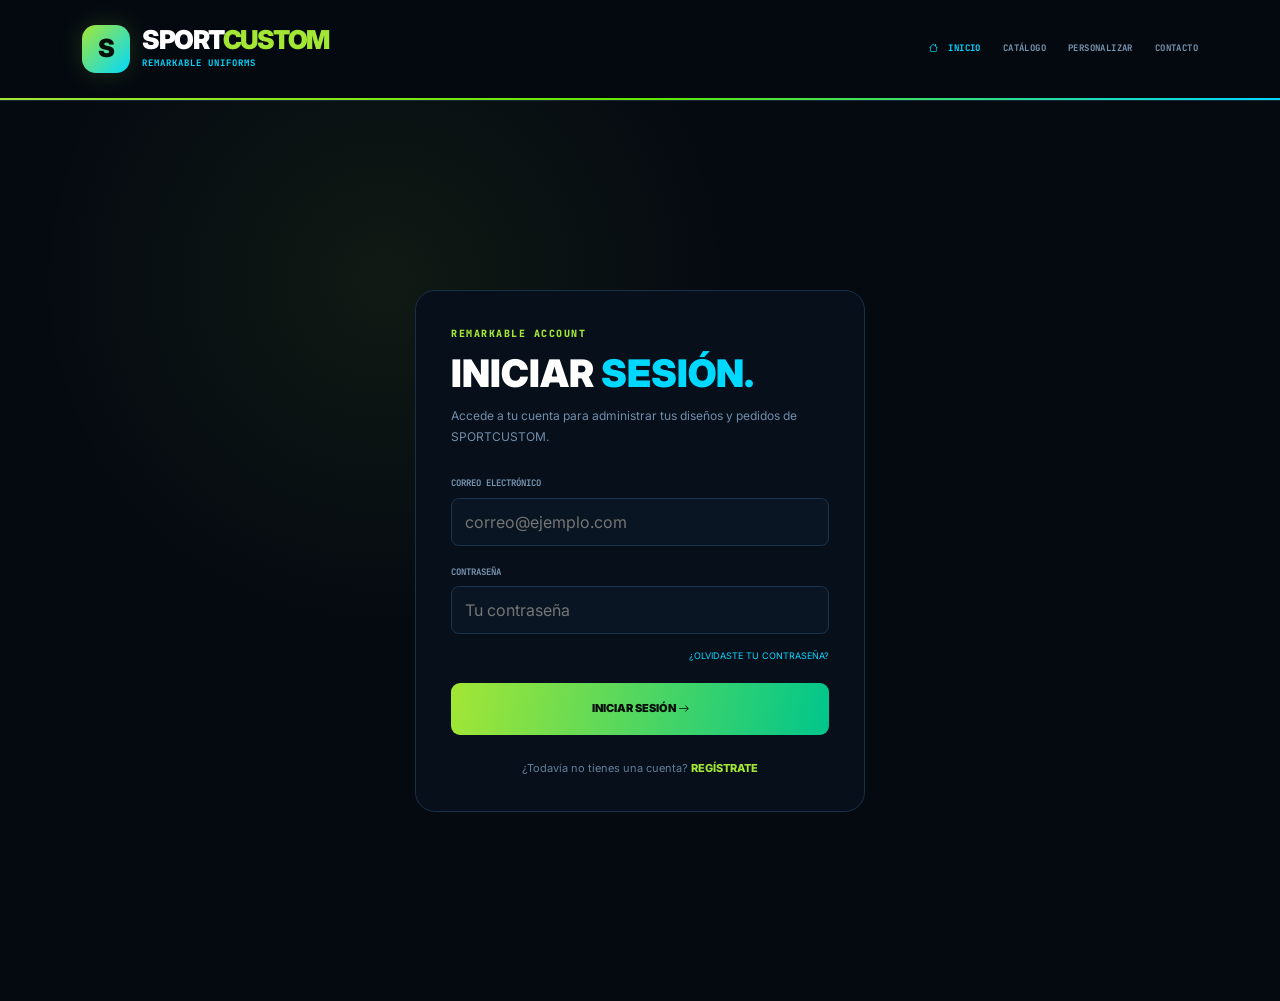
<file: frontend/admin/index.html>
<!DOCTYPE html>
<html lang="es">
<head>
    <meta charset="UTF-8">
    <meta name="viewport" content="width=device-width, initial-scale=1.0">

    <title>SPORTCUSTOM | Administración</title>

    <link href="https://cdn.jsdelivr.net/npm/bootstrap@5.3.3/dist/css/bootstrap.min.css" rel="stylesheet">
    <link href="https://cdn.jsdelivr.net/npm/bootstrap-icons@1.11.3/font/bootstrap-icons.css" rel="stylesheet">

    <style>
        * {
            box-sizing: border-box;
        }

        body {
            margin: 0;
            font-family: Arial, Helvetica, sans-serif;
            background: #050505;
            color: #fff;
        }

        

        .admin-wrapper {
            min-height: 100vh;
            display: flex;
        }

        .sidebar {
            width: 250px;
            min-height: 100vh;
            background: #080808;
            border-right: 1px solid #222;
            padding: 25px 18px;
            position: fixed;
            left: 0;
            top: 0;
            bottom: 0;
            z-index: 1000;
        }

        .logo {
            text-align: center;
            margin-bottom: 35px;
        }

        .logo h1 {
            margin: 0;
            font-size: 28px;
            font-weight: 900;
            letter-spacing: 2px;
        }

        .logo span {
            color: #00ff66;
        }

        .logo small {
            display: block;
            margin-top: 5px;
            color: #888;
            font-size: 11px;
            letter-spacing: 2px;
        }

        .menu-title {
            color: #666;
            font-size: 11px;
            font-weight: bold;
            letter-spacing: 2px;
            margin: 20px 10px 10px;
        }

        .admin-menu {
            list-style: none;
            padding: 0;
            margin: 0;
        }

        .admin-menu li {
            margin-bottom: 6px;
        }

        .admin-menu button {
            width: 100%;
            border: 0;
            background: transparent;
            color: #aaa;
            padding: 13px 15px;
            border-radius: 8px;
            text-align: left;
            transition: .2s;
            font-size: 14px;
        }

        .admin-menu button i {
            width: 25px;
            font-size: 17px;
        }

        .admin-menu button:hover,
        .admin-menu button.active {
            background: #111;
            color: #00ff66;
        }

        .sidebar-bottom {
            position: absolute;
            left: 18px;
            right: 18px;
            bottom: 25px;
        }

        .sidebar-bottom a {
            display: block;
            text-decoration: none;
            color: #888;
            padding: 11px 15px;
            border-radius: 8px;
            margin-bottom: 6px;
        }

        .sidebar-bottom a:hover {
            background: #111;
            color: #fff;
        }

        .logout-btn {
            width: 100%;
            border: 1px solid #333;
            background: transparent;
            color: #ff4d4d;
            padding: 10px;
            border-radius: 8px;
            transition: .2s;
        }

        .logout-btn:hover {
            background: #ff4d4d;
            color: #000;
        }

        
        .main {
            margin-left: 250px;
            width: calc(100% - 250px);
            min-height: 100vh;
            padding: 30px;
        }

        .topbar {
            display: flex;
            align-items: center;
            justify-content: space-between;
            margin-bottom: 30px;
            border-bottom: 1px solid #222;
            padding-bottom: 20px;
        }

        .topbar h2 {
            margin: 0;
            font-size: 25px;
            font-weight: 800;
        }

        .topbar p {
            margin: 5px 0 0;
            color: #777;
            font-size: 13px;
        }

        .admin-badge {
            border: 1px solid #00ff66;
            color: #00ff66;
            border-radius: 30px;
            padding: 8px 15px;
            font-size: 12px;
            font-weight: bold;
        }

       

        .admin-section {
            display: none;
        }

        .admin-section.active {
            display: block;
        }

       
        .stats {
            display: grid;
            grid-template-columns: repeat(4, 1fr);
            gap: 18px;
            margin-bottom: 30px;
        }

        .stat-card {
            background: #0b0b0b;
            border: 1px solid #222;
            border-radius: 12px;
            padding: 22px;
            position: relative;
            overflow: hidden;
        }

        .stat-card::after {
            content: "";
            position: absolute;
            width: 70px;
            height: 70px;
            right: -25px;
            top: -25px;
            border-radius: 50%;
            background: rgba(0, 255, 102, .06);
        }

        .stat-card i {
            color: #00ff66;
            font-size: 25px;
        }

        .stat-card h3 {
            margin: 15px 0 3px;
            font-size: 28px;
            font-weight: 900;
        }

        .stat-card p {
            margin: 0;
            color: #777;
            font-size: 12px;
            text-transform: uppercase;
            letter-spacing: 1px;
        }

        
        .panel {
            background: #0b0b0b;
            border: 1px solid #222;
            border-radius: 12px;
            padding: 22px;
            margin-bottom: 25px;
        }

        .panel-header {
            display: flex;
            align-items: center;
            justify-content: space-between;
            margin-bottom: 20px;
        }

        .panel-header h3 {
            margin: 0;
            font-size: 18px;
            font-weight: 800;
        }

        .panel-header p {
            margin: 4px 0 0;
            color: #777;
            font-size: 12px;
        }

        
        .table-responsive {
            border-radius: 8px;
            overflow-x: auto;
        }

        .table {
            margin: 0;
            color: #ddd;
            min-width: 700px;
        }

        .table thead th {
            background: #111;
            color: #00ff66;
            border-bottom: 1px solid #333;
            font-size: 11px;
            text-transform: uppercase;
            letter-spacing: 1px;
            padding: 13px;
        }

        .table tbody td {
            background: #0b0b0b;
            border-bottom: 1px solid #1e1e1e;
            color: #bbb;
            padding: 13px;
            vertical-align: middle;
            font-size: 13px;
        }

        .table tbody tr:hover td {
            background: #101010;
        }

      
        .btn-green {
            background: #00ff66;
            border: 1px solid #00ff66;
            color: #000;
            font-weight: 800;
            border-radius: 7px;
            padding: 9px 15px;
        }

        .btn-green:hover {
            background: #00d957;
            border-color: #00d957;
            color: #000;
        }

        .btn-dark-custom {
            background: #111;
            border: 1px solid #333;
            color: #ccc;
            border-radius: 7px;
            padding: 8px 13px;
        }

        .btn-dark-custom:hover {
            border-color: #00ff66;
            color: #00ff66;
        }

        
        .status {
            display: inline-block;
            padding: 5px 9px;
            border-radius: 20px;
            font-size: 10px;
            font-weight: bold;
            text-transform: uppercase;
        }

        .status-active {
            color: #00ff66;
            background: rgba(0,255,102,.08);
            border: 1px solid rgba(0,255,102,.3);
        }

        .status-pending {
            color: #ffc107;
            background: rgba(255,193,7,.08);
            border: 1px solid rgba(255,193,7,.3);
        }

        .status-paid {
            color: #00ff66;
            background: rgba(0,255,102,.08);
            border: 1px solid rgba(0,255,102,.3);
        }

        .status-inactive {
            color: #ff4d4d;
            background: rgba(255,77,77,.08);
            border: 1px solid rgba(255,77,77,.3);
        }

        

        .loading {
            text-align: center;
            color: #666;
            padding: 30px;
        }

        .empty {
            text-align: center;
            color: #666;
            padding: 30px;
        }

        .error-message {
            background: rgba(255, 77, 77, .08);
            border: 1px solid rgba(255, 77, 77, .3);
            color: #ff7777;
            padding: 15px;
            border-radius: 8px;
            margin-bottom: 20px;
        }

       

        .mobile-menu-btn {
            display: none;
            background: #111;
            border: 1px solid #333;
            color: #00ff66;
            padding: 8px 12px;
            border-radius: 7px;
        }

        @media (max-width: 1100px) {
            .stats {
                grid-template-columns: repeat(2, 1fr);
            }
        }

        @media (max-width: 800px) {

            .sidebar {
                transform: translateX(-100%);
                transition: .3s;
            }

            .sidebar.open {
                transform: translateX(0);
            }

            .main {
                margin-left: 0;
                width: 100%;
                padding: 20px;
            }

            .mobile-menu-btn {
                display: inline-block;
            }

            .topbar {
                gap: 15px;
            }

            .topbar h2 {
                font-size: 20px;
            }

            .admin-badge {
                display: none;
            }
        }

        @media (max-width: 550px) {

            .stats {
                grid-template-columns: 1fr;
            }

            .main {
                padding: 15px;
            }

            .panel {
                padding: 15px;
            }
        }
    </style>
</head>

<body>

<div class="admin-wrapper">

    
    <aside class="sidebar" id="sidebar">

        <div class="logo">
            <h1>SPORT<span>CUSTOM</span></h1>
            <small>ADMINISTRACIÓN</small>
        </div>

        <div class="menu-title">MENÚ PRINCIPAL</div>

        <ul class="admin-menu">

            <li>
                <button class="menu-btn active" data-section="dashboard">
                    <i class="bi bi-grid-1x2-fill"></i>
                    Resumen
                </button>
            </li>

            <li>
                <button class="menu-btn" data-section="clientes">
                    <i class="bi bi-people-fill"></i>
                    Clientes
                </button>
            </li>

            <li>
                <button class="menu-btn" data-section="productos">
                    <i class="bi bi-box-seam-fill"></i>
                    Productos
                </button>
            </li>

            <li>
                <button class="menu-btn" data-section="pedidos">
                    <i class="bi bi-receipt-cutoff"></i>
                    Pedidos
                </button>
            </li>

            <li>
                <button class="menu-btn" data-section="mensajes">
                    <i class="bi bi-chat-left-text-fill"></i>
                    Mensajes
                </button>
            </li>

        </ul>

        <div class="sidebar-bottom">

            <a href="../index.html">
                <i class="bi bi-house"></i>
                Volver al sitio
            </a>

            <button class="logout-btn" id="logoutBtn">
                <i class="bi bi-box-arrow-right"></i>
                Cerrar sesión
            </button>

        </div>

    </aside>


 
    <main class="main">

        <div class="topbar">

            <div style="display:flex; align-items:center; gap:12px;">

                <button class="mobile-menu-btn" id="mobileMenuBtn">
                    <i class="bi bi-list"></i>
                </button>

                <div>
                    <h2 id="pageTitle">Resumen</h2>
                    <p id="pageDescription">
                        Panel general de SPORTCUSTOM
                    </p>
                </div>

            </div>

            <div class="admin-badge">
                <i class="bi bi-shield-check"></i>
                ADMINISTRADOR
            </div>

        </div>



        <section class="admin-section active" id="section-dashboard">

            <div id="dashboardError"></div>

            <div class="stats">

                <div class="stat-card">
                    <i class="bi bi-people-fill"></i>
                    <h3 id="totalClientes">0</h3>
                    <p>Clientes registrados</p>
                </div>

                <div class="stat-card">
                    <i class="bi bi-box-seam-fill"></i>
                    <h3 id="totalProductos">0</h3>
                    <p>Productos activos</p>
                </div>

                <div class="stat-card">
                    <i class="bi bi-receipt-cutoff"></i>
                    <h3 id="totalPedidos">0</h3>
                    <p>Pedidos registrados</p>
                </div>

                <div class="stat-card">
                    <i class="bi bi-chat-left-text-fill"></i>
                    <h3 id="totalMensajes">0</h3>
                    <p>Mensajes recibidos</p>
                </div>

            </div>


            <div class="panel">

                <div class="panel-header">

                    <div>
                        <h3>Últimos pedidos</h3>
                        <p>Pedidos registrados recientemente</p>
                    </div>

                    <button class="btn-dark-custom" onclick="mostrarSeccion('pedidos')">
                        Ver todos
                    </button>

                </div>

                <div id="ultimosPedidos">
                    <div class="loading">
                        Cargando pedidos...
                    </div>
                </div>

            </div>

        </section>


      
        <section class="admin-section" id="section-clientes">

            <div class="panel">

                <div class="panel-header">

                    <div>
                        <h3>Clientes registrados</h3>
                        <p>Usuarios registrados en SPORTCUSTOM</p>
                    </div>

                    <button class="btn-dark-custom" onclick="cargarClientes()">
                        <i class="bi bi-arrow-clockwise"></i>
                        Actualizar
                    </button>

                </div>

                <div id="clientesContainer">

                    <div class="loading">
                        Cargando clientes...
                    </div>

                </div>

            </div>

        </section>


        <section class="admin-section" id="section-productos">

            <div class="panel">

                <div class="panel-header">

                    <div>
                        <h3>Productos</h3>
                        <p>Catálogo de productos SPORTCUSTOM</p>
                    </div>

                    <button class="btn-green" onclick="mostrarFormularioProducto()">
                        <i class="bi bi-plus-lg"></i>
                        Nuevo producto
                    </button>

                </div>

                <div id="productoFormContainer"></div>

                <div id="productosContainer">

                    <div class="loading">
                        Cargando productos...
                    </div>

                </div>

            </div>

        </section>


     
        <section class="admin-section" id="section-pedidos">

            <div class="panel">

                <div class="panel-header">

                    <div>
                        <h3>Pedidos</h3>
                        <p>Todos los pedidos realizados</p>
                    </div>

                    <button class="btn-dark-custom" onclick="cargarPedidos()">
                        <i class="bi bi-arrow-clockwise"></i>
                        Actualizar
                    </button>

                </div>

                <div id="pedidosContainer">

                    <div class="loading">
                        Cargando pedidos...
                    </div>

                </div>

            </div>

        </section>


        
        <section class="admin-section" id="section-mensajes">

            <div class="panel">

                <div class="panel-header">

                    <div>
                        <h3>Mensajes de contacto</h3>
                        <p>Mensajes enviados desde la página de contacto</p>
                    </div>

                    <button class="btn-dark-custom" onclick="cargarMensajes()">
                        <i class="bi bi-arrow-clockwise"></i>
                        Actualizar
                    </button>

                </div>

                <div id="mensajesContainer">

                    <div class="loading">
                        Cargando mensajes...
                    </div>

                </div>

            </div>

        </section>

    </main>

</div>


<script>

    const API = "../../backend/";

    const titulos = {
        dashboard: "Resumen",
        clientes: "Clientes",
        productos: "Productos",
        pedidos: "Pedidos",
        mensajes: "Mensajes"
    };

    const descripciones = {
        dashboard: "Panel general de SPORTCUSTOM",
        clientes: "Administración de clientes registrados",
        productos: "Administración del catálogo",
        pedidos: "Administración de pedidos",
        mensajes: "Mensajes recibidos desde contacto"
    };


  
    async function comprobarAdministrador() {

        try {

            const respuesta = await fetch(API + "admin_auth.php", {
                credentials: "same-origin"
            });

            const data = await respuesta.json();

            if (!data.success) {

                alert(data.message || "No tienes permisos para acceder.");

                window.location.href = "../usuario/login.html";

                return false;
            }

            return true;

        } catch (error) {

            console.error(error);

            alert("No se pudo verificar la sesión.");

            window.location.href = "../usuario/login.html";

            return false;
        }
    }


    function mostrarSeccion(seccion) {

        document.querySelectorAll(".admin-section").forEach(section => {
            section.classList.remove("active");
        });

        document.querySelectorAll(".menu-btn").forEach(button => {
            button.classList.remove("active");
        });

        const section = document.getElementById("section-" + seccion);

        if (section) {
            section.classList.add("active");
        }

        const button = document.querySelector(
            '.menu-btn[data-section="' + seccion + '"]'
        );

        if (button) {
            button.classList.add("active");
        }

        document.getElementById("pageTitle").textContent =
            titulos[seccion];

        document.getElementById("pageDescription").textContent =
            descripciones[seccion];

        if (seccion === "clientes") {
            cargarClientes();
        }

        if (seccion === "productos") {
            cargarProductos();
        }

        if (seccion === "pedidos") {
            cargarPedidos();
        }

        if (seccion === "mensajes") {
            cargarMensajes();
        }

        document.getElementById("sidebar").classList.remove("open");
    }


    document.querySelectorAll(".menu-btn").forEach(button => {

        button.addEventListener("click", function() {

            mostrarSeccion(this.dataset.section);

        });

    });


   
    async function cargarClientes() {

        const container = document.getElementById("clientesContainer");

        container.innerHTML = `
            <div class="loading">
                Cargando clientes...
            </div>
        `;

        try {

            const respuesta = await fetch(API + "admin_clientes.php", {
                credentials: "same-origin"
            });

            const data = await respuesta.json();

            if (!data.success) {

                container.innerHTML = `
                    <div class="error-message">
                        ${data.message}
                    </div>
                `;

                return;
            }

            if (!data.clientes || data.clientes.length === 0) {

                container.innerHTML = `
                    <div class="empty">
                        No hay clientes registrados.
                    </div>
                `;

                return;
            }

            let html = `
                <div class="table-responsive">
                    <table class="table">
                        <thead>
                            <tr>
                                <th>ID</th>
                                <th>Nombre</th>
                                <th>Correo</th>
                                <th>Teléfono</th>
                                <th>Dirección</th>
                                <th>Tipo</th>
                            </tr>
                        </thead>
                        <tbody>
            `;

            data.clientes.forEach(cliente => {

                html += `
                    <tr>
                        <td>#${cliente.id}</td>
                        <td>${escapeHTML(cliente.nombre || "")}</td>
                        <td>${escapeHTML(cliente.correo || "")}</td>
                        <td>${escapeHTML(cliente.telefono || "-")}</td>
                        <td>${escapeHTML(cliente.direccion || "-")}</td>
                        <td>
                            ${
                                Number(cliente.es_admin) === 1
                                ? '<span class="status status-active">Administrador</span>'
                                : '<span class="status">Cliente</span>'
                            }
                        </td>
                    </tr>
                `;

            });

            html += `
                        </tbody>
                    </table>
                </div>
            `;

            container.innerHTML = html;

        } catch (error) {

            console.error(error);

            container.innerHTML = `
                <div class="error-message">
                    No se pudieron cargar los clientes.
                </div>
            `;
        }
    }



    async function cargarProductos() {

        const container = document.getElementById("productosContainer");

        container.innerHTML = `
            <div class="loading">
                Cargando productos...
            </div>
        `;

        try {

            const respuesta = await fetch(API + "admin_productos.php", {
                credentials: "same-origin"
            });

            const data = await respuesta.json();

            if (!data.success) {

                container.innerHTML = `
                    <div class="error-message">
                        ${data.message}
                    </div>
                `;

                return;
            }

            if (!data.productos || data.productos.length === 0) {

                container.innerHTML = `
                    <div class="empty">
                        No hay productos registrados.
                    </div>
                `;

                return;
            }

            let html = `
                <div class="table-responsive">
                    <table class="table">
                        <thead>
                            <tr>
                                <th>ID</th>
                                <th>Producto</th>
                                <th>Categoría</th>
                                <th>Precio</th>
                                <th>Stock</th>
                                <th>Estado</th>
                            </tr>
                        </thead>
                        <tbody>
            `;

            data.productos.forEach(producto => {

                html += `
                    <tr>
                        <td>#${producto.id}</td>

                        <td>
                            <strong>
                                ${escapeHTML(producto.nombre || "")}
                            </strong>
                        </td>

                        <td>
                            ${escapeHTML(producto.categoria || "-")}
                        </td>

                        <td>
                            $${Number(producto.precio || 0).toFixed(2)}
                        </td>

                        <td>
                            ${producto.stock ?? 0}
                        </td>

                        <td>
                            ${
                                Number(producto.estado) === 1
                                ? '<span class="status status-active">Activo</span>'
                                : '<span class="status status-inactive">Inactivo</span>'
                            }
                        </td>
                    </tr>
                `;

            });

            html += `
                        </tbody>
                    </table>
                </div>
            `;

            container.innerHTML = html;

        } catch (error) {

            console.error(error);

            container.innerHTML = `
                <div class="error-message">
                    No se pudieron cargar los productos.
                </div>
            `;
        }
    }



    function mostrarFormularioProducto() {

        const container =
            document.getElementById("productoFormContainer");

        container.innerHTML = `

            <div class="panel" style="border-color:#00ff66;">

                <div class="panel-header">

                    <div>
                        <h3>Nuevo producto</h3>
                        <p>Formulario preparado para conectar con MySQL</p>
                    </div>

                    <button
                        class="btn-dark-custom"
                        onclick="cerrarFormularioProducto()">
                        <i class="bi bi-x-lg"></i>
                    </button>

                </div>

                <form id="nuevoProductoForm">

                    <div class="row g-3">

                        <div class="col-md-6">

                            <label class="form-label">
                                Nombre
                            </label>

                            <input
                                type="text"
                                id="productoNombre"
                                class="form-control"
                                required
                                style="background:#111;color:#fff;border:1px solid #333;">

                        </div>

                        <div class="col-md-6">

                            <label class="form-label">
                                Categoría
                            </label>

                            <input
                                type="text"
                                id="productoCategoria"
                                class="form-control"
                                required
                                style="background:#111;color:#fff;border:1px solid #333;">

                        </div>

                        <div class="col-md-4">

                            <label class="form-label">
                                Precio
                            </label>

                            <input
                                type="number"
                                step="0.01"
                                min="0"
                                id="productoPrecio"
                                class="form-control"
                                required
                                style="background:#111;color:#fff;border:1px solid #333;">

                        </div>

                        <div class="col-md-4">

                            <label class="form-label">
                                Stock
                            </label>

                            <input
                                type="number"
                                min="0"
                                id="productoStock"
                                class="form-control"
                                required
                                style="background:#111;color:#fff;border:1px solid #333;">

                        </div>

                        <div class="col-md-4">

                            <label class="form-label">
                                Imagen
                            </label>

                            <input
                                type="text"
                                id="productoImagen"
                                class="form-control"
                                placeholder="ruta de imagen"
                                style="background:#111;color:#fff;border:1px solid #333;">

                        </div>

                        <div class="col-12">

                            <label class="form-label">
                                Descripción
                            </label>

                            <textarea
                                id="productoDescripcion"
                                class="form-control"
                                rows="3"
                                style="background:#111;color:#fff;border:1px solid #333;"></textarea>

                        </div>

                        <div class="col-12">

                            <button
                                type="submit"
                                class="btn-green">

                                <i class="bi bi-check-lg"></i>
                                Guardar producto

                            </button>

                        </div>

                    </div>

                </form>

            </div>
        `;


        document
        .getElementById("nuevoProductoForm")
        .addEventListener("submit", async function(event) {

                event.preventDefault();

                const nombre = document
                    .getElementById("productoNombre")
                    .value
                    .trim();

                const categoria = document
                    .getElementById("productoCategoria")
                    .value
                    .trim();

                const precio = document
                    .getElementById("productoPrecio")
                    .value;

                const stock = document
                    .getElementById("productoStock")
                    .value;

                const imagen = document
                    .getElementById("productoImagen")
                    .value
                    .trim();

                const descripcion = document
                    .getElementById("productoDescripcion")
                    .value
                    .trim();

                if (
                    nombre === "" ||
                    categoria === "" ||
                    precio === "" ||
                    stock === ""
                ) {
                    alert("Completa todos los campos obligatorios.");
                    return;
                }

                const datos = {
                    nombre: nombre,
                    descripcion: descripcion,
                    precio: precio,
                    imagen: imagen,
                    categoria: categoria,
                    stock: stock
                };

                try {

                    const respuesta = await fetch(
                        API + "admin_productos.php",
                        {
                            method: "POST",
                            credentials: "same-origin",
                            headers: {
                                "Content-Type": "application/json"
                            },
                            body: JSON.stringify(datos)
                        }
                    );

                    if (!respuesta.ok) {
                        throw new Error(
                            "Error HTTP: " + respuesta.status
                        );
                    }

                    const resultado = await respuesta.json();

                    if (!resultado.success) {
                        alert(
                            resultado.message ||
                            "No se pudo guardar el producto."
                        );
                        return;
                    }

                    alert(
                        "Producto guardado correctamente.\n\n" +
                        "ID del producto: #" +
                        resultado.producto_id
                    );

                    cerrarFormularioProducto();

                    await cargarProductos();

                    await cargarDashboard();

                } catch (error) {

                    console.error(
                        "Error guardando producto:",
                        error
                    );

                    alert(
                        "No se pudo guardar el producto.\n\n" +
                        "Revisa la conexión con el servidor."
                    );
                }

            });
    }


    function cerrarFormularioProducto() {

        document.getElementById(
            "productoFormContainer"
        ).innerHTML = "";

    }




    async function cargarPedidos() {

        const container =
            document.getElementById("pedidosContainer");

        container.innerHTML = `
            <div class="loading">
                Cargando pedidos...
            </div>
        `;

        try {

            const respuesta = await fetch(API + "admin_pedidos.php", {
                credentials: "same-origin"
            });

            const data = await respuesta.json();

            if (!data.success) {

                container.innerHTML = `
                    <div class="error-message">
                        ${data.message}
                    </div>
                `;

                return;
            }

            if (!data.pedidos || data.pedidos.length === 0) {

                container.innerHTML = `
                    <div class="empty">
                        No hay pedidos registrados.
                    </div>
                `;

                return;
            }

            let html = `
                <div class="table-responsive">
                    <table class="table">

                        <thead>
                            <tr>
                                <th>Pedido</th>
                                <th>Cliente</th>
                                <th>Fecha</th>
                                <th>Descuento</th>
                                <th>Total</th>
                                <th>Estado</th>
                            </tr>
                        </thead>

                        <tbody>
            `;

            data.pedidos.forEach(pedido => {

                let estadoClass = "status-pending";

                if (
                    String(pedido.estado).toLowerCase() === "pagado"
                ) {
                    estadoClass = "status-paid";
                }

                html += `
                    <tr>

                        <td>
                            <strong>
                                #${pedido.id}
                            </strong>
                        </td>

                        <td>
                            ${escapeHTML(pedido.cliente_nombre || "-")}
                        </td>

                        <td>
                            ${escapeHTML(pedido.fecha_pedido || "-")}
                        </td>

                        <td>
                            $${Number(pedido.descuento || 0).toFixed(2)}
                        </td>

                        <td>
                            <strong>
                                $${Number(pedido.total || 0).toFixed(2)}
                            </strong>
                        </td>

                        <td>
                            <span class="status ${estadoClass}">
                                ${escapeHTML(pedido.estado || "Pendiente")}
                            </span>
                        </td>

                    </tr>
                `;

            });

            html += `
                        </tbody>
                    </table>
                </div>
            `;

            container.innerHTML = html;

        } catch (error) {

            console.error(error);

            container.innerHTML = `
                <div class="error-message">
                    No se pudieron cargar los pedidos.
                </div>
            `;
        }
    }


  

    async function cargarMensajes() {

        const container =
            document.getElementById("mensajesContainer");

        container.innerHTML = `
            <div class="loading">
                Cargando mensajes...
            </div>
        `;

        try {

            const respuesta = await fetch(API + "admin_mensajes.php", {
                credentials: "same-origin"
            });

            const data = await respuesta.json();

            if (!data.success) {

                container.innerHTML = `
                    <div class="error-message">
                        ${data.message}
                    </div>
                `;

                return;
            }

            if (!data.mensajes || data.mensajes.length === 0) {

                container.innerHTML = `
                    <div class="empty">
                        No hay mensajes recibidos.
                    </div>
                `;

                return;
            }

            let html = `
                <div class="table-responsive">
                    <table class="table">

                        <thead>
                            <tr>
                                <th>Fecha</th>
                                <th>Nombre</th>
                                <th>Correo</th>
                                <th>Teléfono</th>
                                <th>Asunto</th>
                                <th>Mensaje</th>
                            </tr>
                        </thead>

                        <tbody>
            `;

            data.mensajes.forEach(mensaje => {

                html += `
                    <tr>

                        <td>
                            ${escapeHTML(mensaje.fecha || "-")}
                        </td>

                        <td>
                            ${escapeHTML(mensaje.nombre || "-")}
                        </td>

                        <td>
                            ${escapeHTML(mensaje.correo || "-")}
                        </td>

                        <td>
                            ${escapeHTML(mensaje.telefono || "-")}
                        </td>

                        <td>
                            ${escapeHTML(mensaje.asunto || "-")}
                        </td>

                        <td style="max-width:300px;">
                            ${escapeHTML(mensaje.mensaje || "-")}
                        </td>

                    </tr>
                `;

            });

            html += `
                        </tbody>
                    </table>
                </div>
            `;

            container.innerHTML = html;

        } catch (error) {

            console.error(error);

            container.innerHTML = `
                <div class="error-message">
                    No se pudieron cargar los mensajes.
                </div>
            `;
        }
    }


    async function cargarDashboard() {

        try {

            const [clientes, productos, pedidos, mensajes] =
                await Promise.all([

                    fetch(API + "admin_clientes.php", {
                        credentials: "same-origin"
                    }).then(r => r.json()),

                    fetch(API + "admin_productos.php", {
                        credentials: "same-origin"
                    }).then(r => r.json()),

                    fetch(API + "admin_pedidos.php", {
                        credentials: "same-origin"
                    }).then(r => r.json()),

                    fetch(API + "admin_mensajes.php", {
                        credentials: "same-origin"
                    }).then(r => r.json())

                ]);


            if (clientes.success) {
                document.getElementById("totalClientes").textContent =
                    clientes.clientes.length;
            }

            if (productos.success) {
                document.getElementById("totalProductos").textContent =
                    productos.productos.length;
            }

            if (pedidos.success) {

                document.getElementById("totalPedidos").textContent =
                    pedidos.pedidos.length;

                mostrarUltimosPedidos(pedidos.pedidos);
            }

            if (mensajes.success) {
                document.getElementById("totalMensajes").textContent =
                    mensajes.mensajes.length;
            }

        } catch (error) {

            console.error(error);

            document.getElementById("dashboardError").innerHTML = `
                <div class="error-message">
                    No se pudieron cargar todas las estadísticas.
                </div>
            `;
        }
    }


    function mostrarUltimosPedidos(pedidos) {

        const container =
            document.getElementById("ultimosPedidos");

        if (!pedidos || pedidos.length === 0) {

            container.innerHTML = `
                <div class="empty">
                    Todavía no hay pedidos.
                </div>
            `;

            return;
        }

        const ultimos = pedidos.slice(0, 5);

        let html = `
            <div class="table-responsive">

                <table class="table">

                    <thead>
                        <tr>
                            <th>Pedido</th>
                            <th>Cliente</th>
                            <th>Fecha</th>
                            <th>Total</th>
                            <th>Estado</th>
                        </tr>
                    </thead>

                    <tbody>
        `;

        ultimos.forEach(pedido => {

            let estadoClass = "status-pending";

            if (
                String(pedido.estado).toLowerCase() === "pagado"
            ) {
                estadoClass = "status-paid";
            }

            html += `
                <tr>

                    <td>
                        #${pedido.id}
                    </td>

                    <td>
                        ${escapeHTML(pedido.cliente_nombre || "-")}
                    </td>

                    <td>
                        ${escapeHTML(pedido.fecha_pedido || "-")}
                    </td>

                    <td>
                        $${Number(pedido.total || 0).toFixed(2)}
                    </td>

                    <td>
                        <span class="status ${estadoClass}">
                            ${escapeHTML(pedido.estado || "Pendiente")}
                        </span>
                    </td>

                </tr>
            `;

        });

        html += `
                    </tbody>

                </table>

            </div>
        `;

        container.innerHTML = html;
    }




    function escapeHTML(text) {

        return String(text)
            .replace(/&/g, "&amp;")
            .replace(/</g, "&lt;")
            .replace(/>/g, "&gt;")
            .replace(/"/g, "&quot;")
            .replace(/'/g, "&#039;");

    }



    document
        .getElementById("logoutBtn")
        .addEventListener("click", async function() {

            const confirmar = confirm(
                "¿Deseas cerrar la sesión?"
            );

            if (!confirmar) {
                return;
            }

            window.location.href =
                "../../backend/cerrar_sesion.php";

        });


  

    document
        .getElementById("mobileMenuBtn")
        .addEventListener("click", function() {

            document
                .getElementById("sidebar")
                .classList.toggle("open");

        });


    

    async function iniciarAdmin() {

        const autorizado =
            await comprobarAdministrador();

        if (!autorizado) {
            return;
        }

        await cargarDashboard();

    }

    iniciarAdmin();

</script>

</body>
</html>
</file>
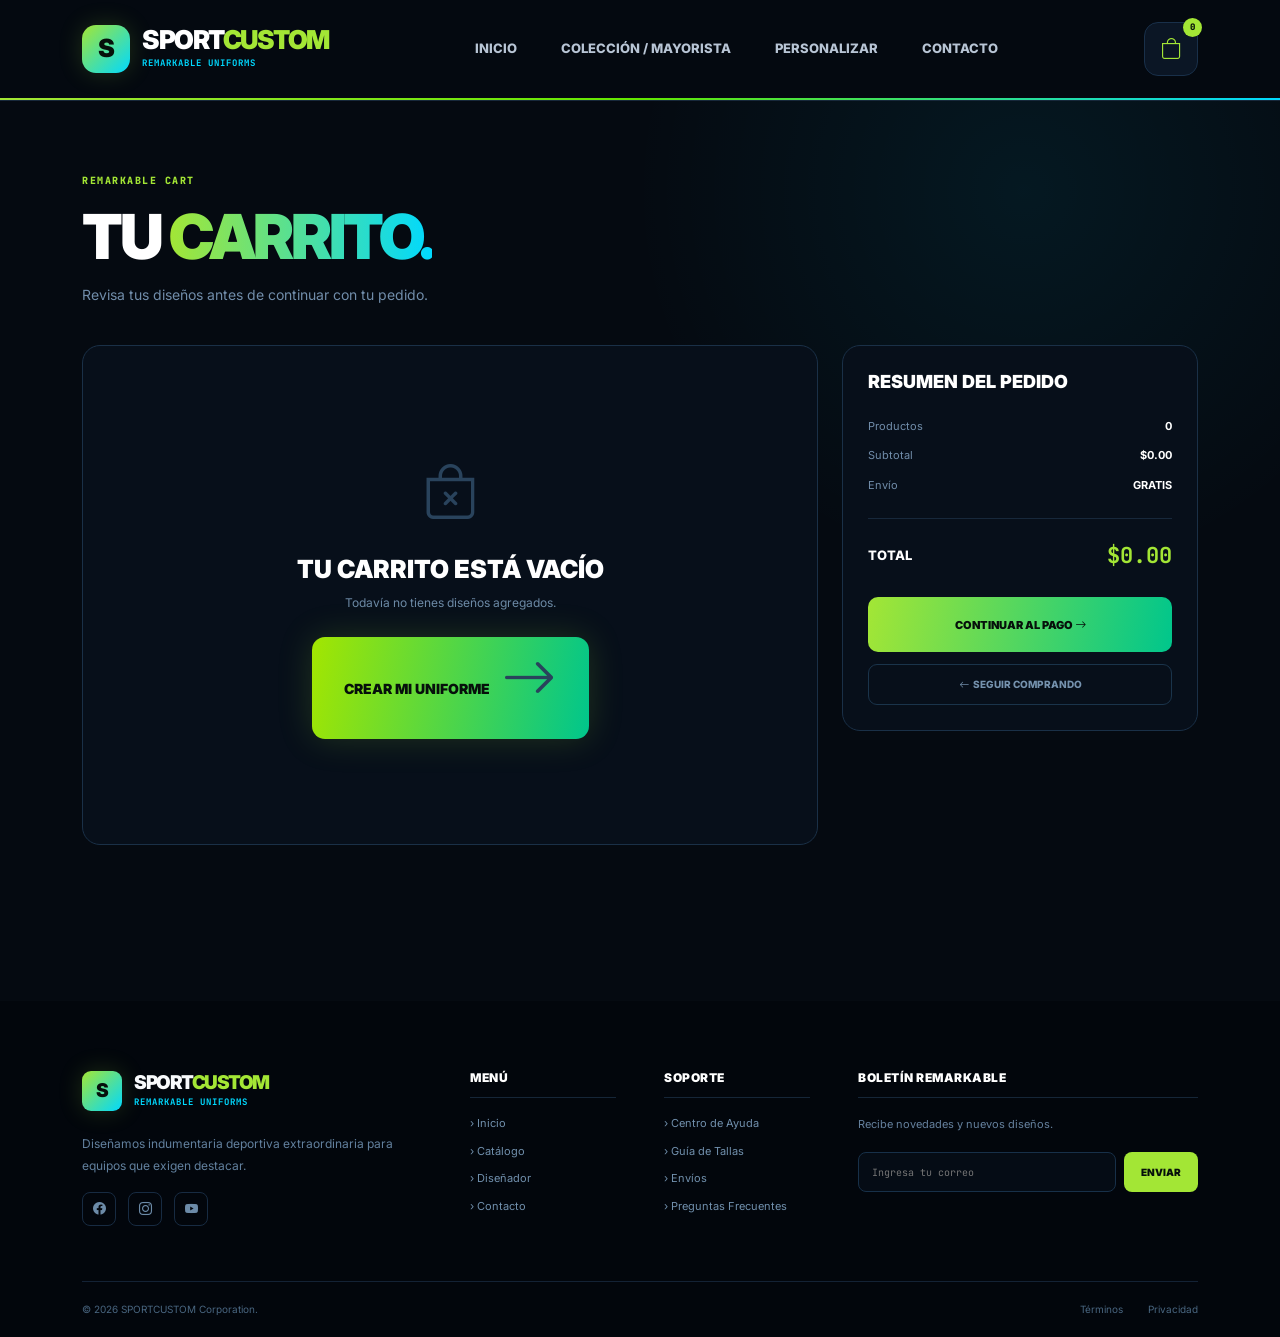
<file: frontend/carrito/index.html>
<!DOCTYPE html>
<html lang="es">

<head>

    <meta charset="UTF-8">

    <meta
        name="viewport"
        content="width=device-width, initial-scale=1.0">

    <title>Carrito | SPORTCUSTOM</title>


    <!-- Bootstrap -->

    <link
        href="https://cdn.jsdelivr.net/npm/bootstrap@5.3.3/dist/css/bootstrap.min.css"
        rel="stylesheet">


    <!-- Bootstrap Icons -->

    <link
        rel="stylesheet"
        href="https://cdn.jsdelivr.net/npm/bootstrap-icons@1.11.3/font/bootstrap-icons.min.css">


    <!-- Fuentes -->

    <link
        href="https://fonts.googleapis.com/css2?family=Inter:wght@400;500;600;700;800;900&family=JetBrains+Mono:wght@400;600;700&display=swap"
        rel="stylesheet">


    <!-- CSS principal -->

    <link
        rel="stylesheet"
        href="../css/style.css">


    <style>

       

        .cart-page {

            min-height: 100vh;

            padding: 65px 0 100px;

            background:
                radial-gradient(
                    circle at 80% 10%,
                    rgba(0, 217, 255, .07),
                    transparent 30%
                );

        }


        .cart-header {

            margin-bottom: 40px;

        }


        .cart-header small {

            color: #a3e635;

            font-family: "JetBrains Mono", monospace;

            font-size: 10px;

            font-weight: 800;

            letter-spacing: 1.5px;

        }


        .cart-header h1 {

            margin: 10px 0;

            color: white;

            font-size: clamp(40px, 5vw, 62px);

            font-weight: 900;

            letter-spacing: -3px;

        }


        .cart-header h1 span {

            background:
                linear-gradient(
                    90deg,
                    #a3e635,
                    #00d9ff
                );

            -webkit-background-clip: text;

            background-clip: text;

            color: transparent;

        }


        .cart-header p {

            color: #718daa;

            font-size: 14px;

        }



        .cart-box {

            padding: 25px;

            border: 1px solid #1a3047;

            border-radius: 18px;

            background: #070f1a;

        }


        .cart-item {

            display: flex;

            align-items: center;

            gap: 20px;

            padding: 20px 0;

            border-bottom: 1px solid #17283b;

        }


        .cart-item:last-child {

            border-bottom: none;

        }


        .cart-preview {

            width: 110px;

            height: 120px;

            display: flex;

            align-items: center;

            justify-content: center;

            flex-shrink: 0;

            border: 1px solid #193047;

            border-radius: 12px;

            background:
                radial-gradient(
                    circle,
                    #143238,
                    #07111c
                );

        }


        .cart-mini-uniform {

            width: 65px;

            height: 85px;

            display: flex;

            align-items: center;

            justify-content: center;

            background: var(--uniform-color, #a3e635);

            clip-path: polygon(
                18% 0,
                40% 0,
                50% 8%,
                60% 0,
                82% 0,
                100% 18%,
                87% 45%,
                82% 100%,
                18% 100%,
                13% 45%,
                0 18%
            );

            color: white;

            font-size: 25px;

            font-weight: 900;

        }


        .cart-details {

            flex: 1;

        }


        .cart-details small {

            color: #00d9ff;

            font-family: "JetBrains Mono", monospace;

            font-size: 9px;

            font-weight: 800;

        }


        .cart-details h2 {

            margin: 5px 0 8px;

            color: white;

            font-size: 17px;

            font-weight: 900;

        }


        .cart-details p {

            margin: 3px 0;

            color: #6986a3;

            font-size: 10px;

        }


        .cart-price {

            color: #a3e635;

            font-family: "JetBrains Mono", monospace;

            font-size: 16px;

            font-weight: 800;

        }


        .delete-button {

            width: 38px;

            height: 38px;

            display: flex;

            align-items: center;

            justify-content: center;

            border: 1px solid #28374a;

            border-radius: 8px;

            background: transparent;

            color: #698099;

            transition: .2s;

        }


        .delete-button:hover {

            border-color: #ef4444;

            color: #ef4444;

        }



        .empty-cart {

            padding: 80px 20px;

            text-align: center;

        }


        .empty-cart i {

            display: block;

            margin-bottom: 20px;

            color: #29435c;

            font-size: 55px;

        }


        .empty-cart h2 {

            margin-bottom: 10px;

            color: white;

            font-size: 25px;

            font-weight: 900;

        }


        .empty-cart p {

            margin-bottom: 25px;

            color: #6d8aa6;

            font-size: 12px;

        }



        .summary-box {

            position: sticky;

            top: 120px;

            padding: 25px;

            border: 1px solid #1a3047;

            border-radius: 18px;

            background: #070f1a;

        }


        .summary-box h2 {

            margin-bottom: 25px;

            color: white;

            font-size: 18px;

            font-weight: 900;

        }


        .summary-line {

            display: flex;

            justify-content: space-between;

            margin-bottom: 13px;

            color: #718daa;

            font-size: 11px;

        }


        .summary-line strong {

            color: white;

        }


        .summary-total {

            display: flex;

            align-items: center;

            justify-content: space-between;

            margin-top: 25px;

            padding-top: 20px;

            border-top: 1px solid #17283b;

        }


        .summary-total span {

            color: white;

            font-size: 13px;

            font-weight: 800;

        }


        .summary-total strong {

            color: #a3e635;

            font-family: "JetBrains Mono", monospace;

            font-size: 22px;

        }


        .checkout-button {

            width: 100%;

            height: 55px;

            margin-top: 25px;

            border: none;

            border-radius: 10px;

            background:
                linear-gradient(
                    100deg,
                    #a3e635,
                    #00c68c
                );

            color: #06100b;

            font-size: 11px;

            font-weight: 900;

        }


        .continue-button {

            width: 100%;

            display: flex;

            align-items: center;

            justify-content: center;

            margin-top: 12px;

            padding: 12px;

            border: 1px solid #1a344b;

            border-radius: 9px;

            color: #7592ae;

            font-size: 10px;

            font-weight: 800;

        }


        .continue-button:hover {

            color: white;

            border-color: #a3e635;

        }


        @media (max-width: 767px) {

            .cart-item {

                align-items: flex-start;

            }

            .cart-preview {

                width: 80px;

                height: 95px;

            }

            .cart-mini-uniform {

                width: 50px;

                height: 68px;

            }

            .cart-price {

                font-size: 13px;

            }

            .summary-box {

                position: relative;

                top: auto;

                margin-top: 25px;

            }

        }

    </style>

</head>


<body>



<header class="main-header">

    <nav class="navbar navbar-expand-lg">

        <div class="container">


            <a
                href="../index.html"
                class="brand">

                <div class="brand-symbol">
                    S
                </div>

                <div class="brand-text">

                    <strong>
                        SPORT<span>CUSTOM</span>
                    </strong>

                    <small>
                        REMARKABLE UNIFORMS
                    </small>

                </div>

            </a>


            <button
                class="navbar-toggler"
                type="button"
                data-bs-toggle="collapse"
                data-bs-target="#menuPrincipal">

                <i class="bi bi-list"></i>

            </button>


            <div
                class="collapse navbar-collapse"
                id="menuPrincipal">

                <ul class="navbar-nav mx-auto">

                    <li class="nav-item">

                        <a
                            class="nav-link"
                            href="../index.html">

                            INICIO

                        </a>

                    </li>


                    <li class="nav-item">

                        <a
                            class="nav-link"
                            href="../productos/index.html">

                            COLECCIÓN / MAYORISTA

                        </a>

                    </li>


                    <li class="nav-item">

                        <a
                            class="nav-link"
                            href="../personalizador/index.html">

                            PERSONALIZAR

                        </a>

                    </li>


                    <li class="nav-item">

                        <a
                            class="nav-link"
                            href="../index.html#contacto">

                            CONTACTO

                        </a>

                    </li>

                </ul>


                <div class="header-actions">

                    <a
                        href="index.html"
                        class="header-icon cart-link">

                        <i class="bi bi-bag"></i>

                        <span id="cart-count">
                            0
                        </span>

                    </a>

                </div>

            </div>

        </div>

    </nav>

</header>




<main>

<section class="cart-page">

    <div class="container">


        <!-- CABECERA -->

        <div class="cart-header">

            <small>
                REMARKABLE CART
            </small>

            <h1>
                TU
                <span>CARRITO.</span>
            </h1>

            <p>
                Revisa tus diseños antes de continuar con tu pedido.
            </p>

        </div>


        <div class="row g-4">


            <!-- PRODUCTOS -->

            <div class="col-lg-8">

                <div class="cart-box">

                    <div id="cartContainer">
                    </div>

                </div>

            </div>


            <!-- RESUMEN -->

            <div class="col-lg-4">

                <div class="summary-box">

                    <h2>
                        RESUMEN DEL PEDIDO
                    </h2>


                    <div class="summary-line">

                        <span>
                            Productos
                        </span>

                        <strong id="summaryItems">
                            0
                        </strong>

                    </div>


                    <div class="summary-line">

                        <span>
                            Subtotal
                        </span>

                        <strong id="summarySubtotal">
                            $0.00
                        </strong>

                    </div>


                    <div class="summary-line">

                        <span>
                            Envío
                        </span>

                        <strong>
                            GRATIS
                        </strong>

                    </div>


                    <div class="summary-total">

                        <span>
                            TOTAL
                        </span>

                        <strong id="summaryTotal">
                            $0.00
                        </strong>

                    </div>


                    <button
                        class="checkout-button"
                        id="checkoutButton">

                        CONTINUAR AL PAGO

                        <i class="bi bi-arrow-right"></i>

                    </button>


                    <a
                        href="../productos/index.html"
                        class="continue-button">

                        <i class="bi bi-arrow-left"></i>

                        &nbsp; SEGUIR COMPRANDO

                    </a>

                </div>

            </div>

        </div>

    </div>

</section>

</main>




<footer class="main-footer">

    <div class="container">

        <div class="row g-5">


            <div class="col-lg-4">

                <div class="footer-brand">

                    <div class="brand-symbol">
                        S
                    </div>

                    <div class="brand-text">

                        <strong>
                            SPORT<span>CUSTOM</span>
                        </strong>

                        <small>
                            REMARKABLE UNIFORMS
                        </small>

                    </div>

                </div>


                <p class="footer-description">

                    Diseñamos indumentaria deportiva extraordinaria
                    para equipos que exigen destacar.

                </p>


                <div class="social-links">

                    <a href="#">
                        <i class="bi bi-facebook"></i>
                    </a>

                    <a href="#">
                        <i class="bi bi-instagram"></i>
                    </a>

                    <a href="#">
                        <i class="bi bi-youtube"></i>
                    </a>

                </div>

            </div>


            <div class="col-md-4 col-lg-2">

                <h4>
                    MENÚ
                </h4>

                <div class="footer-links">

                    <a href="../index.html">
                        › Inicio
                    </a>

                    <a href="../productos/index.html">
                        › Catálogo
                    </a>

                    <a href="../personalizador/index.html">
                        › Diseñador
                    </a>

                    <a href="../index.html#contacto">
                        › Contacto
                    </a>

                </div>

            </div>


            <div class="col-md-4 col-lg-2">

                <h4>
                    SOPORTE
                </h4>

                <div class="footer-links">

                    <a href="#">
                        › Centro de Ayuda
                    </a>

                    <a href="#">
                        › Guía de Tallas
                    </a>

                    <a href="#">
                        › Envíos
                    </a>

                    <a href="#">
                        › Preguntas Frecuentes
                    </a>

                </div>

            </div>


            <div class="col-md-4 col-lg-4">

                <h4>
                    BOLETÍN REMARKABLE
                </h4>

                <p class="newsletter-text">

                    Recibe novedades y nuevos diseños.

                </p>

                <form class="newsletter-form">

                    <input
                        type="email"
                        placeholder="Ingresa tu correo"
                        required>

                    <button type="submit">
                        ENVIAR
                    </button>

                </form>

            </div>

        </div>


        <div class="footer-bottom">

            <span>
                © 2026 SPORTCUSTOM Corporation.
            </span>

            <div>

                <a href="#">
                    Términos
                </a>

                <a href="#">
                    Privacidad
                </a>

            </div>

        </div>

    </div>

</footer>


<!-- Bootstrap -->

<script
    src="https://cdn.jsdelivr.net/npm/bootstrap@5.3.3/dist/js/bootstrap.bundle.min.js">
</script>



<script>

document.addEventListener(
    "DOMContentLoaded",
    function () {

        cargarCarrito();

    }
);


function obtenerCarrito() {

    return JSON.parse(
        localStorage.getItem(
            "sportcustom_carrito"
        )
    ) || [];

}


function guardarCarrito(carrito) {

    localStorage.setItem(
        "sportcustom_carrito",
        JSON.stringify(carrito)
    );

}


function cargarCarrito() {

    const carrito =
        obtenerCarrito();

    const container =
        document.getElementById(
            "cartContainer"
        );


    document.getElementById(
        "cart-count"
    ).textContent =
        carrito.reduce(
            function (total, producto) {

                return total +
                    (producto.cantidad || 0);

            },
            0
        );


    if (carrito.length === 0) {

        container.innerHTML = `

            <div class="empty-cart">

                <i class="bi bi-bag-x"></i>

                <h2>
                    TU CARRITO ESTÁ VACÍO
                </h2>

                <p>
                    Todavía no tienes diseños agregados.
                </p>

                <a
                    href="../personalizador/index.html"
                    class="primary-button">

                    CREAR MI UNIFORME

                    <i class="bi bi-arrow-right"></i>

                </a>

            </div>

        `;

        actualizarResumen();

        return;

    }


    container.innerHTML = "";


    carrito.forEach(
        function (producto, index) {


            const item =
                document.createElement(
                    "div"
                );


            item.className =
                "cart-item";


            item.innerHTML = `

                <div
                    class="cart-preview">

                    <div
                        class="cart-mini-uniform"
                        style="
                            --uniform-color:
                            ${producto.colorPrincipal || "#a3e635"};
                        ">

                        ${producto.numero || "10"}

                    </div>

                </div>


                <div class="cart-details">

                    <small>
                        ${producto.disciplina || "SOCCER"}
                    </small>

                    <h2>
                        UNIFORME PERSONALIZADO
                    </h2>

                    <p>
                        Jugador:
                        ${producto.nombre || "SPORT"}
                    </p>

                    <p>
                        Talla:
                        ${producto.talla || "S"}
                        ·
                        Tejido:
                        ${producto.tejido || "Pro-Dri"}
                    </p>

                    <p>
                        Color:
                        ${producto.colorPrincipal || "#a3e635"}
                    </p>

                </div>


                <div class="cart-price">
                    $49.99
                </div>


                <button
                    class="delete-button"
                    onclick="eliminarProducto(${index})">

                    <i class="bi bi-trash"></i>

                </button>

            `;


            container.appendChild(item);

        }
    );


    actualizarResumen();

}


function eliminarProducto(index) {

    const carrito =
        obtenerCarrito();


    carrito.splice(index, 1);


    guardarCarrito(carrito);


    cargarCarrito();

}


function actualizarResumen() {

    const carrito =
        obtenerCarrito();


    const cantidad =
        carrito.reduce(
            function (total, producto) {

                return total +
                    (producto.cantidad || 0);

            },
            0
        );


    /*
        Por ahora utilizamos un precio
        provisional de $49.99.

        Más adelante este precio
        vendrá desde MySQL.
    */

    const subtotal =
        cantidad * 49.99;


    document.getElementById(
        "summaryItems"
    ).textContent =
        cantidad;


    document.getElementById(
        "summarySubtotal"
    ).textContent =
        "$" + subtotal.toFixed(2);


    document.getElementById(
        "summaryTotal"
    ).textContent =
        "$" + subtotal.toFixed(2);

}



document
    .getElementById("checkoutButton")
    .addEventListener(
        "click",
        function () {

            const carrito =
                obtenerCarrito();


            if (carrito.length === 0) {

                alert(
                    "Tu carrito está vacío."
                );

                return;

            }


        

            window.location.href = "../checkout/index.html";

        }
    );

</script>


</body>
</html>
</file>
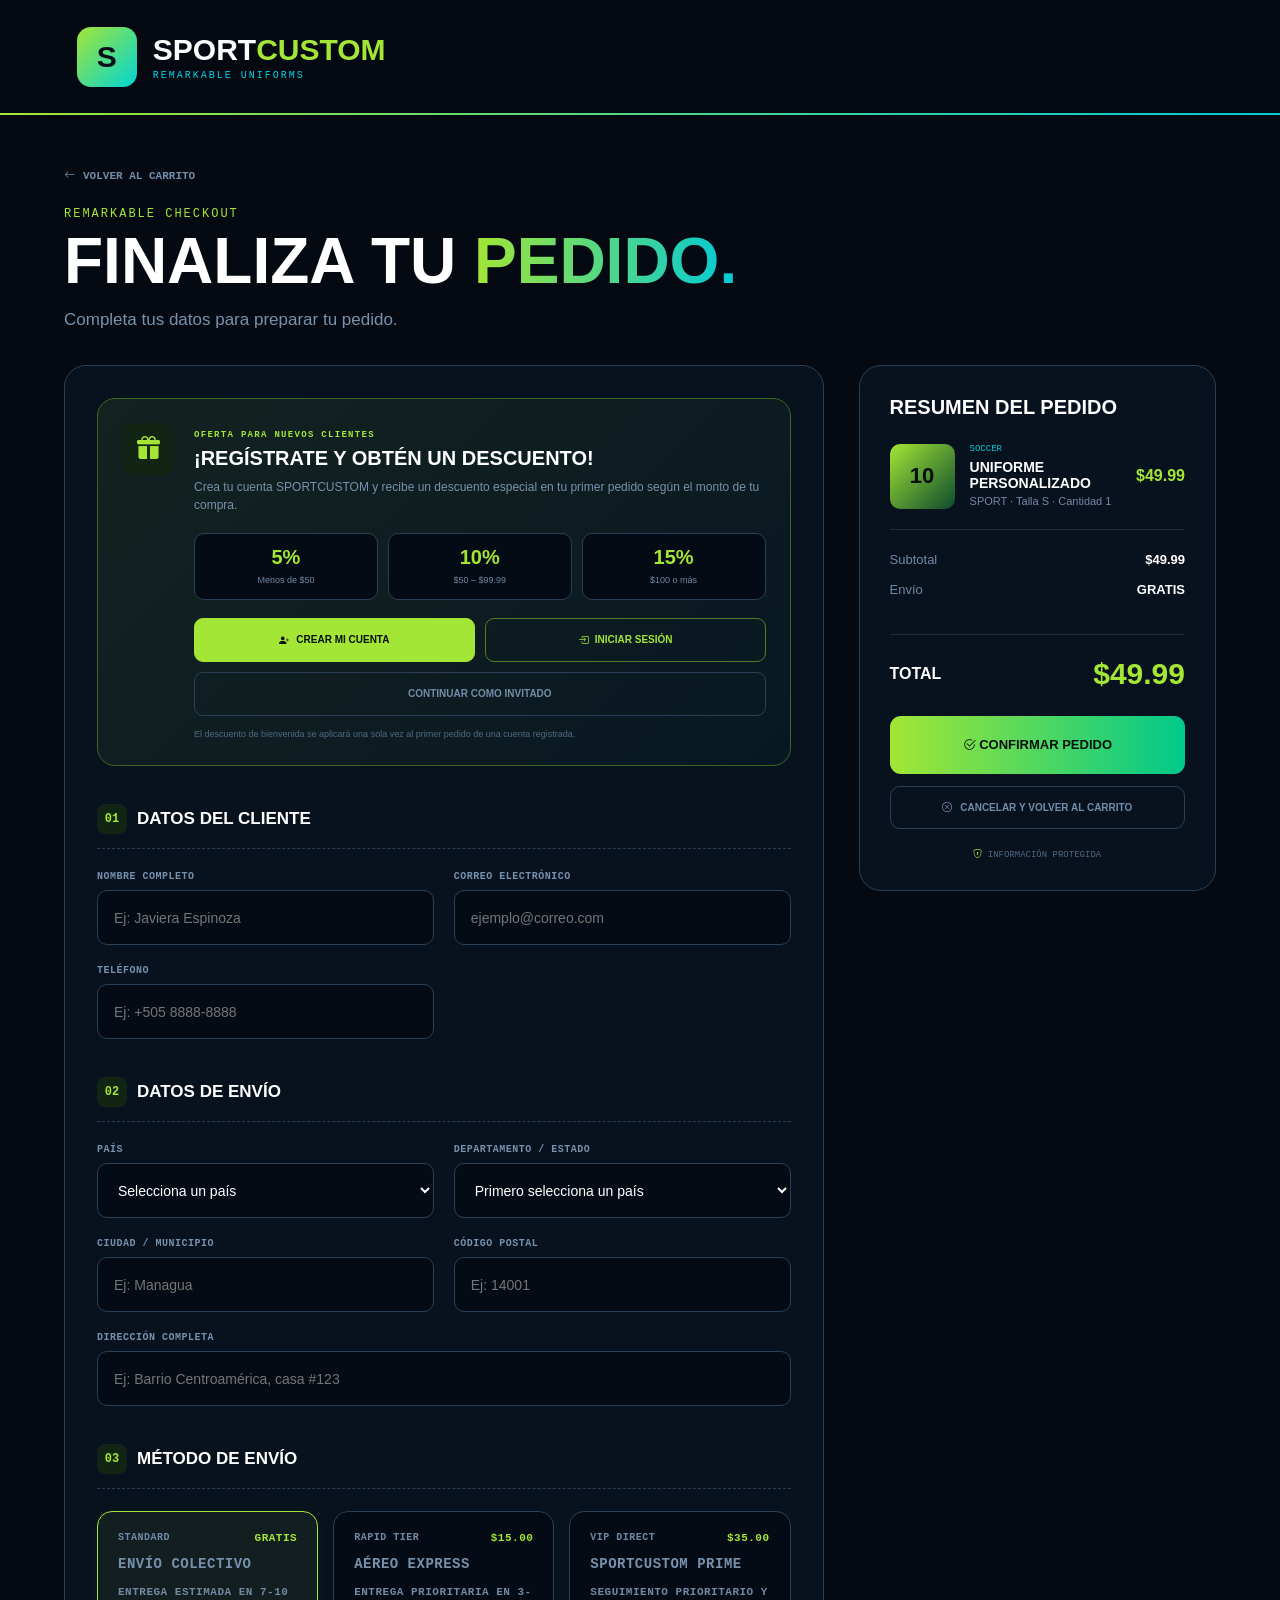
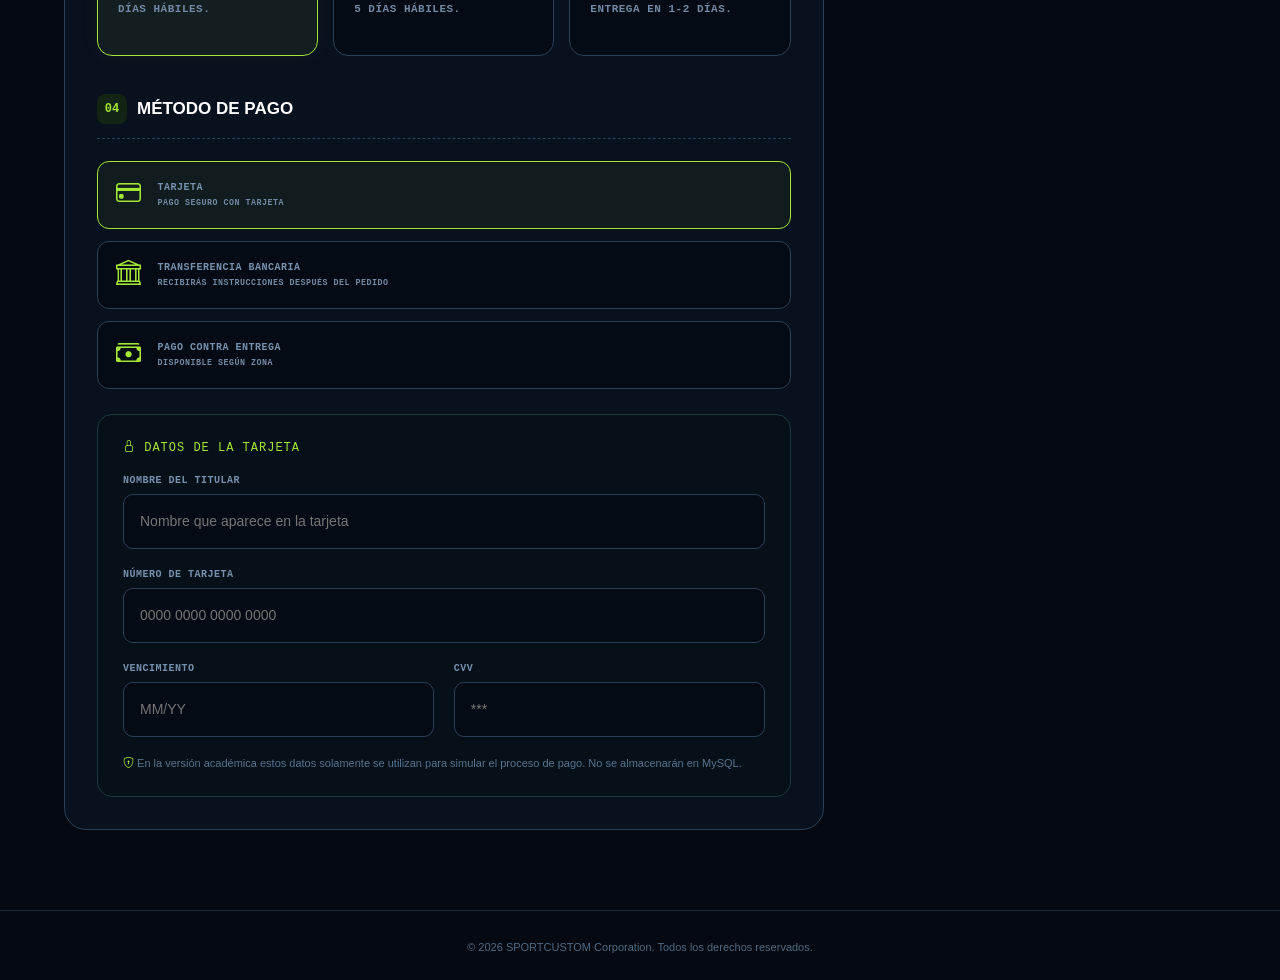
<file: frontend/checkout/index.html>
<!DOCTYPE html>
<html lang="es">

<head>
    <meta charset="UTF-8">
    <meta name="viewport" content="width=device-width, initial-scale=1.0">

    <title>Checkout | SPORTCUSTOM</title>

    <!-- Bootstrap Icons -->
    <link rel="stylesheet"
        href="https://cdn.jsdelivr.net/npm/bootstrap-icons@1.11.3/font/bootstrap-icons.min.css">

    <style>

        * {
            box-sizing: border-box;
            margin: 0;
            padding: 0;
        }

        body {
            background: #050a12;
            color: #ffffff;
            font-family: Arial, Helvetica, sans-serif;
            min-height: 100vh;
        }

       

        header {
            height: 115px;
            border-bottom: 2px solid;
            border-image: linear-gradient(
                90deg,
                #a3e635,
                #00c9d9
            ) 1;

            display: flex;
            align-items: center;
            padding: 0 6%;
        }

        .logo {
            display: flex;
            align-items: center;
            gap: 16px;
        }

        .logo-box {
            width: 60px;
            height: 60px;

            border-radius: 14px;

            display: flex;
            align-items: center;
            justify-content: center;

            background: linear-gradient(
                135deg,
                #a3e635,
                #00d4d4
            );

            color: #06101a;

            font-size: 30px;
            font-weight: 900;
        }

        .logo-text {
            font-size: 30px;
            font-weight: 900;
        }

        .logo-text span {
            color: #a3e635;
        }

        .logo-subtitle {
            color: #00d5e9;
            font-family: monospace;
            font-size: 10px;
            letter-spacing: 2px;
            margin-top: 3px;
        }

      
        .container {
            width: 90%;
            max-width: 1400px;
            margin: 0 auto;
            padding: 50px 0 80px;
        }

       

        .checkout-header {
            margin-bottom: 35px;
        }

        .back-cart {
            display: inline-flex;
            align-items: center;
            gap: 8px;

            margin-bottom: 25px;

            color: #718daa;

            font-family: monospace;
            font-size: 11px;
            font-weight: 700;

            text-decoration: none;

            transition: .2s;
        }

        .back-cart:hover {
            color: #a3e635;
            transform: translateX(-3px);
        }

        .checkout-header small {
            display: block;

            color: #a3e635;

            font-family: monospace;
            font-size: 12px;
            letter-spacing: 2px;

            margin-bottom: 10px;
        }

        .checkout-header h1 {
            font-size: clamp(38px, 5vw, 70px);
            line-height: .95;
            font-weight: 900;
        }

        .checkout-header h1 span {
            background: linear-gradient(
                90deg,
                #a3e635,
                #00c9d9
            );

            -webkit-background-clip: text;
            color: transparent;
        }

        .checkout-header p {
            margin-top: 18px;

            color: #7892ad;

            font-size: 17px;
        }

       
        .checkout-layout {
            display: grid;

            grid-template-columns:
                minmax(0, 1.7fr)
                minmax(320px, .8fr);

            gap: 35px;

            align-items: start;
        }

        .checkout-box,
        .summary-box {
            border: 1px solid #294057;
            border-radius: 22px;

            background: #08111e;
        }

        .checkout-box {
            padding: 32px;
        }

        .summary-box {
            padding: 30px;

            position: sticky;
            top: 25px;
        }


        .welcome-register {
            display: flex;
            gap: 20px;
            margin-bottom: 38px;
            padding: 24px;
            border: 1px solid #3d6720;
            border-radius: 18px;
            background: linear-gradient(135deg, rgba(163,230,53,.08), rgba(0,201,139,.04));
        }

        .welcome-icon {
            width: 52px;
            height: 52px;
            min-width: 52px;
            display: flex;
            align-items: center;
            justify-content: center;
            border-radius: 13px;
            background: #122414;
            color: #a3e635;
            font-size: 23px;
        }

        .welcome-content { flex: 1; }

        .welcome-tag {
            color: #a3e635;
            font-family: monospace;
            font-size: 9px;
            font-weight: 800;
            letter-spacing: 1.3px;
        }

        .welcome-content h2 {
            margin: 6px 0 8px;
            font-size: 20px;
            font-weight: 900;
        }

        .welcome-content p {
            color: #7892ad;
            font-size: 12px;
            line-height: 1.55;
        }

        .discount-options {
            display: grid;
            grid-template-columns: repeat(3, 1fr);
            gap: 10px;
            margin: 18px 0;
        }

        .discount-item {
            padding: 12px;
            border: 1px solid #294057;
            border-radius: 10px;
            background: #050b14;
            text-align: center;
        }

        .discount-item strong {
            display: block;
            color: #a3e635;
            font-size: 20px;
            font-weight: 900;
        }

        .discount-item span {
            color: #7189a4;
            font-size: 9px;
        }

        .welcome-actions {
            display: grid;
            grid-template-columns: 1fr 1fr;
            gap: 10px;
        }

        .register-button,
        .login-button,
        .guest-button {
            display: flex;
            align-items: center;
            justify-content: center;
            gap: 7px;
            min-height: 44px;
            padding: 11px 14px;
            border-radius: 9px;
            font-size: 10px;
            font-weight: 900;
            text-decoration: none;
            cursor: pointer;
            transition: .2s;
        }

        .register-button {
            background: #a3e635;
            color: #06100a;
            border: 1px solid #a3e635;
        }

        .login-button {
            background: transparent;
            color: #a3e635;
            border: 1px solid #527d27;
        }

        .guest-button {
            grid-column: 1 / -1;
            background: transparent;
            color: #718daa;
            border: 1px solid #294057;
        }

        .register-button:hover,
        .login-button:hover,
        .guest-button:hover {
            transform: translateY(-1px);
        }

        .register-button:hover { color: #06100a; }

        .login-button:hover {
            color: #a3e635;
            border-color: #a3e635;
        }

        .guest-button:hover {
            color: #ffffff;
            border-color: #718daa;
        }

        .welcome-note {
            display: block;
            margin-top: 12px;
            color: #506a84;
            font-size: 9px;
            line-height: 1.5;
        }


        

        .section {
            margin-bottom: 38px;
        }

        .section:last-child {
            margin-bottom: 0;
        }

        .section-title {
            display: flex;
            align-items: center;
            gap: 10px;

            padding-bottom: 14px;

            margin-bottom: 22px;

            border-bottom: 1px dashed #294057;

            font-size: 17px;
            font-weight: 900;
        }

        .section-title i {
            color: #a3e635;
            font-size: 20px;
        }

        .number {
            display: inline-flex;

            align-items: center;
            justify-content: center;

            width: 30px;
            height: 30px;

            border-radius: 8px;

            background: #122414;
            color: #a3e635;

            font-family: monospace;
            font-size: 12px;
        }

  

        .form-grid {
            display: grid;

            grid-template-columns:
                repeat(2, minmax(0, 1fr));

            gap: 20px;
        }

        .form-group {
            display: flex;
            flex-direction: column;
            gap: 8px;
        }

        .form-group.full {
            grid-column: 1 / -1;
        }

        label {
            color: #7691ad;

            font-family: monospace;
            font-size: 10px;
            font-weight: 700;

            text-transform: uppercase;
            letter-spacing: .5px;
        }

        input,
        select {
            width: 100%;

            height: 55px;

            padding: 0 16px;

            border: 1px solid #294057;
            border-radius: 10px;

            outline: none;

            background: #050b14;
            color: #ffffff;

            font-size: 14px;

            transition: .2s;
        }

        input:focus,
        select:focus {
            border-color: #a3e635;

            box-shadow:
                0 0 0 2px rgba(163, 230, 53, .08);
        }

        select option {
            background: #08111e;
            color: #ffffff;
        }

       

        .shipping-grid {
            display: grid;

            grid-template-columns:
                repeat(3, 1fr);

            gap: 15px;
        }

        .shipping-option {
            position: relative;
        }

        .shipping-option input {
            position: absolute;
            opacity: 0;
        }

        .shipping-label {
            display: block;

            min-height: 145px;

            padding: 20px;

            border: 1px solid #294057;
            border-radius: 15px;

            cursor: pointer;

            background: #050b14;

            transition: .2s;
        }

        .shipping-label:hover {
            border-color: #6e992c;
        }

        .shipping-option input:checked + .shipping-label {
            border-color: #a3e635;

            background: rgba(163, 230, 53, .06);

            box-shadow:
                0 0 20px rgba(163, 230, 53, .05);
        }

        .shipping-top {
            display: flex;
            justify-content: space-between;

            margin-bottom: 12px;
        }

        .shipping-type {
            color: #6f8aa7;

            font-family: monospace;
            font-size: 10px;
        }

        .shipping-price {
            color: #a3e635;

            font-family: monospace;
            font-size: 11px;
            font-weight: bold;
        }

        .shipping-label strong {
            display: block;

            margin-bottom: 12px;

            font-size: 14px;
        }

        .shipping-label small {
            color: #7189a4;

            font-size: 11px;
            line-height: 1.5;
        }

       

        .payment-options {
            display: flex;
            flex-direction: column;
            gap: 12px;
        }

        .payment-option {
            position: relative;
        }

        .payment-option input {
            position: absolute;
            opacity: 0;
        }

        .payment-label {
            display: flex;
            align-items: center;

            gap: 16px;

            padding: 18px;

            border: 1px solid #294057;
            border-radius: 12px;

            cursor: pointer;

            background: #050b14;

            transition: .2s;
        }

        .payment-label:hover {
            border-color: #6e992c;
        }

        .payment-option input:checked + .payment-label {
            border-color: #a3e635;
            background: rgba(163, 230, 53, .05);
        }

        .payment-label i {
            color: #a3e635;
            font-size: 25px;
        }

        .payment-label strong {
            display: block;
            margin-bottom: 4px;
        }

        .payment-label small {
            color: #7189a4;
        }

        
        #card-data {
            display: none;

            margin-top: 25px;

            padding: 25px;

            border: 1px solid #1d3b3e;
            border-radius: 15px;

            background: #061019;
        }

        #card-data.active {
            display: block;
        }

        .card-title {
            margin-bottom: 20px;

            color: #a3e635;

            font-family: monospace;
            font-size: 12px;
            letter-spacing: 1px;
        }

        .card-grid {
            display: grid;

            grid-template-columns:
                1fr 1fr;

            gap: 20px;
        }

        .card-grid .full {
            grid-column: 1 / -1;
        }

        .security-message {
            margin-top: 18px;

            color: #55738f;

            font-size: 11px;
            line-height: 1.5;
        }

        .security-message i {
            color: #a3e635;
        }

      

        .summary-title {
            color: #ffffff;

            font-size: 20px;
            font-weight: 900;

            margin-bottom: 25px;
        }

        .product-summary {
            display: flex;
            align-items: center;

            gap: 15px;

            padding-bottom: 20px;

            border-bottom: 1px solid #1d2c3c;
        }

        .product-image {
            width: 65px;
            height: 65px;

            display: flex;
            align-items: center;
            justify-content: center;

            border-radius: 10px;

            background: linear-gradient(
                135deg,
                #a3e635,
                #0d4b2e
            );

            color: #07100c;

            font-size: 22px;
            font-weight: 900;
        }

        .product-info {
            flex: 1;
        }

        .product-info small {
            display: block;

            color: #00c9d9;

            font-family: monospace;
            font-size: 9px;

            margin-bottom: 5px;
        }

        .product-info strong {
            display: block;
            font-size: 14px;
        }

        .product-info span {
            color: #7189a4;
            font-size: 11px;
        }

        .product-price {
            color: #a3e635;
            font-weight: bold;
        }

        .summary-lines {
            padding: 22px 0;
        }

        .summary-line {
            display: flex;
            justify-content: space-between;

            margin-bottom: 15px;

            color: #7189a4;

            font-size: 13px;
        }

        .summary-line strong {
            color: #ffffff;
        }

        .summary-total {
            display: flex;
            justify-content: space-between;
            align-items: center;

            padding-top: 22px;

            border-top: 1px solid #1d2c3c;
        }

        .summary-total span {
            font-weight: 900;
        }

        .summary-total strong {
            color: #a3e635;

            font-size: 30px;
        }

        
        .confirm-button {
            width: 100%;

            height: 58px;

            margin-top: 25px;

            border: none;
            border-radius: 11px;

            background: linear-gradient(
                90deg,
                #a3e635,
                #00c98b
            );

            color: #06100a;

            font-size: 13px;
            font-weight: 900;

            cursor: pointer;

            transition: .2s;
        }

        .confirm-button:hover {
            transform: translateY(-2px);

            box-shadow:
                0 10px 25px rgba(163, 230, 53, .18);
        }

        .cancel-button {
            display: flex;
            align-items: center;
            justify-content: center;

            gap: 8px;

            width: 100%;

            margin-top: 12px;
            padding: 15px;

            border: 1px solid #294057;
            border-radius: 10px;

            background: transparent;

            color: #718daa;

            font-size: 10px;
            font-weight: 800;

            text-decoration: none;

            transition: .2s;
        }

        .cancel-button:hover {
            border-color: #ff6b6b;
            color: #ff6b6b;
        }

        .protected {
            margin-top: 20px;

            text-align: center;

            color: #4e6983;

            font-family: monospace;
            font-size: 9px;
        }

        .protected i {
            color: #a3e635;
        }

        /* =========================
           FOOTER
        ========================= */

        footer {
            padding: 30px 6%;

            border-top: 1px solid #182838;

            text-align: center;

            color: #4e6983;

            font-size: 11px;
        }

        /* =========================
           RESPONSIVE
        ========================= */

        @media (max-width: 900px) {

            .checkout-layout {
                grid-template-columns: 1fr;
            }

            .summary-box {
                position: static;
            }

            .shipping-grid {
                grid-template-columns: 1fr;
            }

        }

        @media (max-width: 650px) {

            header {
                height: 90px;
                padding: 0 20px;
            }

            .logo-box {
                width: 45px;
                height: 45px;

                font-size: 22px;
            }

            .logo-text {
                font-size: 22px;
            }

            .container {
                width: 94%;
                padding-top: 30px;
            }

            .checkout-box,
            .summary-box {
                padding: 20px;
            }

            .form-grid,
            .card-grid {
                grid-template-columns: 1fr;
            }

            .form-group.full,
            .card-grid .full {
                grid-column: auto;
            }

        }

    </style>
</head>


<body>




<header>

    <div class="logo">

        <div class="logo-box">
            S
        </div>

        <div>

            <div class="logo-text">
                SPORT<span>CUSTOM</span>
            </div>

            <div class="logo-subtitle">
                REMARKABLE UNIFORMS
            </div>

        </div>

    </div>

</header>


<main>

    <div class="container">


        

        <div class="checkout-header">

            <a
                href="../carrito/index.html"
                class="back-cart">

                <i class="bi bi-arrow-left"></i>

                VOLVER AL CARRITO

            </a>


            <small>
                REMARKABLE CHECKOUT
            </small>


            <h1>

                FINALIZA TU

                <span>
                    PEDIDO.
                </span>

            </h1>


            <p>
                Completa tus datos para preparar tu pedido.
            </p>

        </div>



        <div class="checkout-layout">


            <!-- =========================
                 FORMULARIO
            ========================= -->

            <div class="checkout-box">


               

            <section class="welcome-register" id="welcome-register">
            <div class="welcome-icon">
             <i class="bi bi-gift-fill"></i>
            </div>

            <div class="welcome-content">
                 <span class="welcome-tag">OFERTA PARA NUEVOS CLIENTES</span>

                    <h2>¡REGÍSTRATE Y OBTÉN UN DESCUENTO!</h2>

                        <p>
                         Crea tu cuenta SPORTCUSTOM y recibe un descuento especial
                        en tu primer pedido según el monto de tu compra.
                         </p>

            <div class="discount-options">
                <div class="discount-item">
                    <strong>5%</strong>
                    <span>Menos de $50</span>
                </div>

            <div class="discount-item">
                <strong>10%</strong>
                <span>$50 – $99.99</span>
            </div>

            <div class="discount-item">
                <strong>15%</strong>
                <span>$100 o más</span>
            </div>
        </div>

        <div class="welcome-actions">
            <a href="../usuario/registro.html" class="register-button">
                <i class="bi bi-person-plus-fill"></i>
                CREAR MI CUENTA
            </a>

            <a href="../usuario/login.html" class="login-button">
                <i class="bi bi-box-arrow-in-right"></i>
                INICIAR SESIÓN
            </a>

            <button type="button" class="guest-button" id="continueGuest">
                CONTINUAR COMO INVITADO
            </button>
        </div>

        <small class="welcome-note">
            El descuento de bienvenida se aplicará una sola vez al primer
            pedido de una cuenta registrada.
        </small>
    </div>
</section>


<!-- DATOS CLIENTE -->

                <section class="section">

                    <h2 class="section-title">

                        <span class="number">
                            01
                        </span>

                        DATOS DEL CLIENTE

                    </h2>


                    <div class="form-grid">


                        <div class="form-group">

                            <label>
                                Nombre completo
                            </label>

                            <input
                                type="text"
                                id="nombre"
                                placeholder="Ej: Javiera Espinoza"
                                required>

                        </div>


                        <div class="form-group">

                            <label>
                                Correo electrónico
                            </label>

                            <input
                                type="email"
                                id="correo"
                                placeholder="ejemplo@correo.com"
                                required>

                        </div>


                        <div class="form-group">

                            <label>
                                Teléfono
                            </label>

                            <input
                                type="tel"
                                id="telefono"
                                placeholder="Ej: +505 8888-8888"
                                required>

                        </div>


                    </div>

                </section>



                <!-- DATOS DE ENVIO -->

                <section class="section">

                    <h2 class="section-title">

                        <span class="number">
                            02
                        </span>

                        DATOS DE ENVÍO

                    </h2>


                    <div class="form-grid">


                        <!-- PAIS -->

                        <div class="form-group">

                            <label>
                                País
                            </label>

                            <select id="pais">

                                <option value="">
                                    Selecciona un país
                                </option>

                                <option value="nicaragua">
                                    Nicaragua
                                </option>

                                <option value="costa-rica">
                                    Costa Rica
                                </option>

                                <option value="honduras">
                                    Honduras
                                </option>

                                <option value="el-salvador">
                                    El Salvador
                                </option>

                                <option value="guatemala">
                                    Guatemala
                                </option>

                                <option value="panama">
                                    Panamá
                                </option>

                            </select>

                        </div>


                        <!-- DEPARTAMENTO -->

                        <div class="form-group">

                            <label>
                                Departamento / Estado
                            </label>

                            <select id="departamento">

                                <option value="">
                                    Primero selecciona un país
                                </option>

                            </select>

                        </div>


                        <!-- CIUDAD -->

                        <div class="form-group">

                            <label>
                                Ciudad / Municipio
                            </label>

                            <input
                                type="text"
                                id="ciudad"
                                placeholder="Ej: Managua"
                                required>

                        </div>


                        <!-- CODIGO -->

                        <div class="form-group">

                            <label>
                                Código postal
                            </label>

                            <input
                                type="text"
                                id="codigoPostal"
                                placeholder="Ej: 14001">

                        </div>


                        <!-- DIRECCION -->

                        <div class="form-group full">

                            <label>
                                Dirección completa
                            </label>

                            <input
                                type="text"
                                id="direccion"
                                placeholder="Ej: Barrio Centroamérica, casa #123"
                                required>

                        </div>


                    </div>

                </section>



                <!-- ENVIO -->

                <section class="section">

                    <h2 class="section-title">

                        <span class="number">
                            03
                        </span>

                        MÉTODO DE ENVÍO

                    </h2>


                    <div class="shipping-grid">


                        <div class="shipping-option">

                            <input
                                type="radio"
                                id="envio-standard"
                                name="envio"
                                value="0"
                                checked>

                            <label
                                for="envio-standard"
                                class="shipping-label">

                                <div class="shipping-top">

                                    <span class="shipping-type">
                                        STANDARD
                                    </span>

                                    <span class="shipping-price">
                                        GRATIS
                                    </span>

                                </div>

                                <strong>
                                    ENVÍO COLECTIVO
                                </strong>

                                <small>
                                    Entrega estimada en 7-10 días hábiles.
                                </small>

                            </label>

                        </div>



                        <div class="shipping-option">

                            <input
                                type="radio"
                                id="envio-rapido"
                                name="envio"
                                value="15">

                            <label
                                for="envio-rapido"
                                class="shipping-label">

                                <div class="shipping-top">

                                    <span class="shipping-type">
                                        RAPID TIER
                                    </span>

                                    <span class="shipping-price">
                                        $15.00
                                    </span>

                                </div>

                                <strong>
                                    AÉREO EXPRESS
                                </strong>

                                <small>
                                    Entrega prioritaria en 3-5 días hábiles.
                                </small>

                            </label>

                        </div>



                        <div class="shipping-option">

                            <input
                                type="radio"
                                id="envio-vip"
                                name="envio"
                                value="35">

                            <label
                                for="envio-vip"
                                class="shipping-label">

                                <div class="shipping-top">

                                    <span class="shipping-type">
                                        VIP DIRECT
                                    </span>

                                    <span class="shipping-price">
                                        $35.00
                                    </span>

                                </div>

                                <strong>
                                    SPORTCUSTOM PRIME
                                </strong>

                                <small>
                                    Seguimiento prioritario y entrega en 1-2 días.
                                </small>

                            </label>

                        </div>


                    </div>

                </section>



                <!-- METODO DE PAGO -->

                <section class="section">

                    <h2 class="section-title">

                        <span class="number">
                            04
                        </span>

                        MÉTODO DE PAGO

                    </h2>


                    <div class="payment-options">


                        <!-- TARJETA -->

                        <div class="payment-option">

                            <input
                                type="radio"
                                id="tarjeta"
                                name="pago"
                                value="tarjeta"
                                checked>

                            <label
                                for="tarjeta"
                                class="payment-label">

                                <i class="bi bi-credit-card"></i>

                                <div>

                                    <strong>
                                        TARJETA
                                    </strong>

                                    <small>
                                        Pago seguro con tarjeta
                                    </small>

                                </div>

                            </label>

                        </div>



                        <!-- TRANSFERENCIA -->

                        <div class="payment-option">

                            <input
                                type="radio"
                                id="transferencia"
                                name="pago"
                                value="transferencia">

                            <label
                                for="transferencia"
                                class="payment-label">

                                <i class="bi bi-bank"></i>

                                <div>

                                    <strong>
                                        TRANSFERENCIA BANCARIA
                                    </strong>

                                    <small>
                                        Recibirás instrucciones después del pedido
                                    </small>

                                </div>

                            </label>

                        </div>



                        <!-- CONTRA ENTREGA -->

                        <div class="payment-option">

                            <input
                                type="radio"
                                id="efectivo"
                                name="pago"
                                value="efectivo">

                            <label
                                for="efectivo"
                                class="payment-label">

                                <i class="bi bi-cash-stack"></i>

                                <div>

                                    <strong>
                                        PAGO CONTRA ENTREGA
                                    </strong>

                                    <small>
                                        Disponible según zona
                                    </small>

                                </div>

                            </label>

                        </div>


                    </div>



                    <!-- DATOS TARJETA -->

                    <div
                        id="card-data"
                        class="active">

                        <div class="card-title">

                            <i class="bi bi-lock"></i>

                            DATOS DE LA TARJETA

                        </div>


                        <div class="card-grid">


                            <div class="form-group full">

                                <label>
                                    Nombre del titular
                                </label>

                                <input
                                    type="text"
                                    id="titular"
                                    placeholder="Nombre que aparece en la tarjeta">

                            </div>


                            <div class="form-group full">

                                <label>
                                    Número de tarjeta
                                </label>

                                <input
                                    type="text"
                                    id="numeroTarjeta"
                                    placeholder="0000 0000 0000 0000"
                                    maxlength="19">

                            </div>


                            <div class="form-group">

                                <label>
                                    Vencimiento
                                </label>

                                <input
                                    type="text"
                                    id="vencimiento"
                                    placeholder="MM/YY"
                                    maxlength="5">

                            </div>


                            <div class="form-group">

                                <label>
                                    CVV
                                </label>

                                <input
                                    type="password"
                                    id="cvv"
                                    placeholder="***"
                                    maxlength="4">

                            </div>


                        </div>


                        <p class="security-message">

                            <i class="bi bi-shield-lock"></i>

                            En la versión académica estos datos solamente
                            se utilizan para simular el proceso de pago.
                            No se almacenarán en MySQL.

                        </p>

                    </div>


                </section>


            </div>



            
            <aside class="summary-box">


                <h2 class="summary-title">
                    RESUMEN DEL PEDIDO
                </h2>


                <div class="product-summary">


                    <div class="product-image">
                        10
                    </div>


                    <div class="product-info">

                        <small>
                            SOCCER
                        </small>

                        <strong>
                            UNIFORME PERSONALIZADO
                        </strong>

                        <span>
                            SPORT · Talla S · Cantidad 1
                        </span>

                    </div>


                    <strong class="product-price">
                        $49.99
                    </strong>


                </div>



                <div class="summary-lines">


                    <div class="summary-line">

                        <span>
                            Subtotal
                        </span>

                        <strong>
                            $49.99
                        </strong>

                    </div>


                    <div class="summary-line">

                        <span>
                            Envío
                        </span>

                        <strong id="shipping-price">
                            GRATIS
                        </strong>

                    </div>


                </div>



                <div class="summary-total">

                    <span>
                        TOTAL
                    </span>

                    <strong id="total-price">
                        $49.99
                    </strong>

                </div>



                <button
                    type="button"
                    id="confirmOrder"
                    class="confirm-button">

                    <i class="bi bi-check2-circle"></i>

                    CONFIRMAR PEDIDO

                </button>



                <a
                    href="../carrito/index.html"
                    class="cancel-button">

                    <i class="bi bi-x-circle"></i>

                    CANCELAR Y VOLVER AL CARRITO

                </a>



                <p class="protected">

                    <i class="bi bi-shield-lock"></i>

                    INFORMACIÓN PROTEGIDA

                </p>


            </aside>


        </div>

    </div>

</main>


<footer>

    © 2026 SPORTCUSTOM Corporation.
    Todos los derechos reservados.

</footer>



<script>

/* =========================================
   CONTINUAR COMO INVITADO
========================================= */

const continueGuest =
    document.getElementById("continueGuest");

const welcomeRegister =
    document.getElementById("welcome-register");

if (continueGuest && welcomeRegister) {
    continueGuest.addEventListener("click", function () {
        welcomeRegister.style.display = "none";
    });
}


const departamentos = {

    "nicaragua": [
        "Managua",
        "Masaya",
        "Granada",
        "León",
        "Carazo",
        "Rivas",
        "Chinandega",
        "Estelí",
        "Matagalpa",
        "Jinotega",
        "Boaco",
        "Chontales",
        "Nueva Segovia",
        "Madriz",
        "Río San Juan",
        "Costa Caribe Norte",
        "Costa Caribe Sur"
    ],

    "costa-rica": [
        "San José",
        "Alajuela",
        "Cartago",
        "Heredia",
        "Guanacaste",
        "Puntarenas",
        "Limón"
    ],

    "honduras": [
        "Francisco Morazán",
        "Cortés",
        "Atlántida",
        "Yoro",
        "Comayagua",
        "Choluteca",
        "Olancho",
        "Copán",
        "Colón",
        "Santa Bárbara"
    ],

    "el-salvador": [
        "San Salvador",
        "La Libertad",
        "Santa Ana",
        "San Miguel",
        "Sonsonate",
        "Usulután",
        "La Paz",
        "Cuscatlán"
    ],

    "guatemala": [
        "Guatemala",
        "Alta Verapaz",
        "Baja Verapaz",
        "Chimaltenango",
        "Escuintla",
        "Huehuetenango",
        "Izabal",
        "Jalapa",
        "Jutiapa",
        "Petén",
        "Quetzaltenango",
        "Sacatepéquez"
    ],

    "panama": [
        "Panamá",
        "Colón",
        "Chiriquí",
        "Coclé",
        "Darién",
        "Herrera",
        "Los Santos",
        "Veraguas"
    ]

};


/* =========================================
   CAMBIO DE PAIS
========================================= */

const pais = document.getElementById("pais");

const departamento =
    document.getElementById("departamento");


pais.addEventListener("change", function () {

    const seleccionado = this.value;

    departamento.innerHTML = "";

    if (!seleccionado) {

        departamento.innerHTML = `
            <option value="">
                Primero selecciona un país
            </option>
        `;

        return;
    }


    departamento.innerHTML = `
        <option value="">
            Selecciona departamento
        </option>
    `;


    departamentos[seleccionado].forEach(function (nombre) {

        const option =
            document.createElement("option");

        option.value = nombre;
        option.textContent = nombre;

        departamento.appendChild(option);

    });

});


/* =========================================
   METODO DE PAGO
========================================= */

const paymentMethods =
    document.querySelectorAll(
        'input[name="pago"]'
    );

const cardData =
    document.getElementById("card-data");


paymentMethods.forEach(function (method) {

    method.addEventListener("change", function () {

        if (this.value === "tarjeta") {

            cardData.classList.add("active");

        } else {

            cardData.classList.remove("active");

        }

    });

});


/* =========================================
   CAMBIO DE ENVIO
========================================= */

const shippingMethods =
    document.querySelectorAll(
        'input[name="envio"]'
    );

const shippingPrice =
    document.getElementById("shipping-price");

const totalPrice =
    document.getElementById("total-price");


const subtotal = 49.99;


shippingMethods.forEach(function (method) {

    method.addEventListener("change", function () {

        const shipping =
            parseFloat(this.value);

        const total =
            subtotal + shipping;


        if (shipping === 0) {

            shippingPrice.textContent =
                "GRATIS";

        } else {

            shippingPrice.textContent =
                "$" + shipping.toFixed(2);

        }


        totalPrice.textContent =
            "$" + total.toFixed(2);

    });

});


/* =========================================
   FORMATO NUMERO TARJETA
========================================= */

const numeroTarjeta =
    document.getElementById(
        "numeroTarjeta"
    );


numeroTarjeta.addEventListener(
    "input",
    function () {

        let value =
            this.value
                .replace(/\D/g, "")
                .substring(0, 16);


        let resultado = "";


        for (
            let i = 0;
            i < value.length;
            i++
        ) {

            if (
                i > 0 &&
                i % 4 === 0
            ) {

                resultado += " ";

            }

            resultado += value[i];

        }


        this.value = resultado;

    }
);


/* =========================================
   VENCIMIENTO
========================================= */

const vencimiento =
    document.getElementById(
        "vencimiento"
    );


vencimiento.addEventListener(
    "input",
    function () {

        let value =
            this.value
                .replace(/\D/g, "")
                .substring(0, 4);


        if (value.length >= 3) {

            value =
                value.substring(0, 2)
                + "/"
                + value.substring(2);

        }


        this.value = value;

    }
);


/* =========================================
   CONFIRMAR PEDIDO
========================================= */

const confirmOrder =
    document.getElementById(
        "confirmOrder"
    );


confirmOrder.addEventListener(
    "click",
     async function () {
                  // COMPROBAR SI EL CLIENTE YA TIENE SESIÓN
        try {

            const respuestaUsuario = await fetch(
                "../../backend/usuario.php",
                {
                    method: "GET",
                    credentials: "same-origin",
                    cache: "no-store"
                }
            );

            const usuario = await respuestaUsuario.json();

            console.log("Usuario detectado:", usuario);

            // Si hay sesión, cargar automáticamente sus datos
            if (usuario.sesion === true) {

                if (usuario.nombre) {
                    document.getElementById("nombre").value =
                        usuario.nombre;
                }

                if (usuario.correo) {
                    document.getElementById("correo").value =
                        usuario.correo;
                }

                if (usuario.telefono) {
                    document.getElementById("telefono").value =
                        usuario.telefono;
                }

                if (usuario.direccion) {
                    document.getElementById("direccion").value =
                        usuario.direccion;
                }
            }

        } catch (error) {

            console.error(
                "No se pudo comprobar la sesión:",
                error
            );
        }

        const nombre =
            document.getElementById(
                "nombre"
            ).value.trim();


        const correo =
            document.getElementById(
                "correo"
            ).value.trim();


        const telefono =
            document.getElementById(
                "telefono"
            ).value.trim();


        const paisSeleccionado =
            pais.value;


        const departamentoSeleccionado =
            departamento.value;


        const ciudad =
            document.getElementById(
                "ciudad"
            ).value.trim();


        const direccion =
            document.getElementById(
                "direccion"
            ).value.trim();


        if (
            !nombre ||
            !correo ||
            !telefono ||
            !paisSeleccionado ||
            !departamentoSeleccionado ||
            !ciudad ||
            !direccion
        ) {

            alert(
                "Por favor completa todos los datos del cliente y envío."
            );

            return;

        }


        const pagoSeleccionado =
            document.querySelector(
                'input[name="pago"]:checked'
            ).value;


        if (
            pagoSeleccionado === "tarjeta"
        ) {

            const titular =
                document.getElementById(
                    "titular"
                ).value.trim();


            const tarjeta =
                numeroTarjeta.value.replace(
                    /\s/g,
                    ""
                );


            const venc =
                vencimiento.value.trim();


            const cvv =
                document.getElementById(
                    "cvv"
                ).value.trim();


            if (
                !titular ||
                tarjeta.length !== 16 ||
                venc.length !== 5 ||
                cvv.length < 3
            ) {

                alert(
                    "Completa correctamente los datos de la tarjeta."
                );

                return;

            }

        }
            const carrito = JSON.parse(
                localStorage.getItem("sportcustom_carrito")
            ) || [];

            fetch("../../backend/pedidos.php", {
                method: "POST",

                headers: {
                    "Content-Type": "application/json"
                },  

                credentials: "same-origin",

                body: JSON.stringify({

                    subtotal: subtotal,

                    envio: parseFloat(
                      document.querySelector(
                            'input[name="envio"]:checked'
                        ).value
                    ),

                    productos: carrito.map(producto => ({
                     producto_id: producto.id,
                     cantidad: producto.cantidad,
                     precio: parseFloat(producto.precio)
                }))

             })
            })

        .then(response => response.json())
        .then(data => {

            if (data.success) {

                //vaciar el carrito
                localStorage.removeItem("sportcustom_carrito");

                //actualizar contador de carrito si existe
                const cartCount= document.getElementById("cart-count");

                if (cartCount){
                    cartCount.textContent = "0";
                }

                alert(
                    "¡Pedido registrado correctamente!\n\n" +
                    "Pedido #" + data.pedido_id + "\n" +
                    "Descuento: " + data.descuento_porcentaje + "%\n" +
                    "Descuento aplicado: $" + data.descuento + "\n" +
                    "Total final: $" + data.total
                );

                // Ir a Mis Pedidos
             window.location.href = "../usuario/pedidos.html";

            } 
            
            else {

                alert(data.message);

            }

        })
        .catch(error => {

             console.error("Error:", error);

            alert("No se pudo conectar con el servidor.");

        }); 

    }
);

</script>

</body>

</html>
</file>
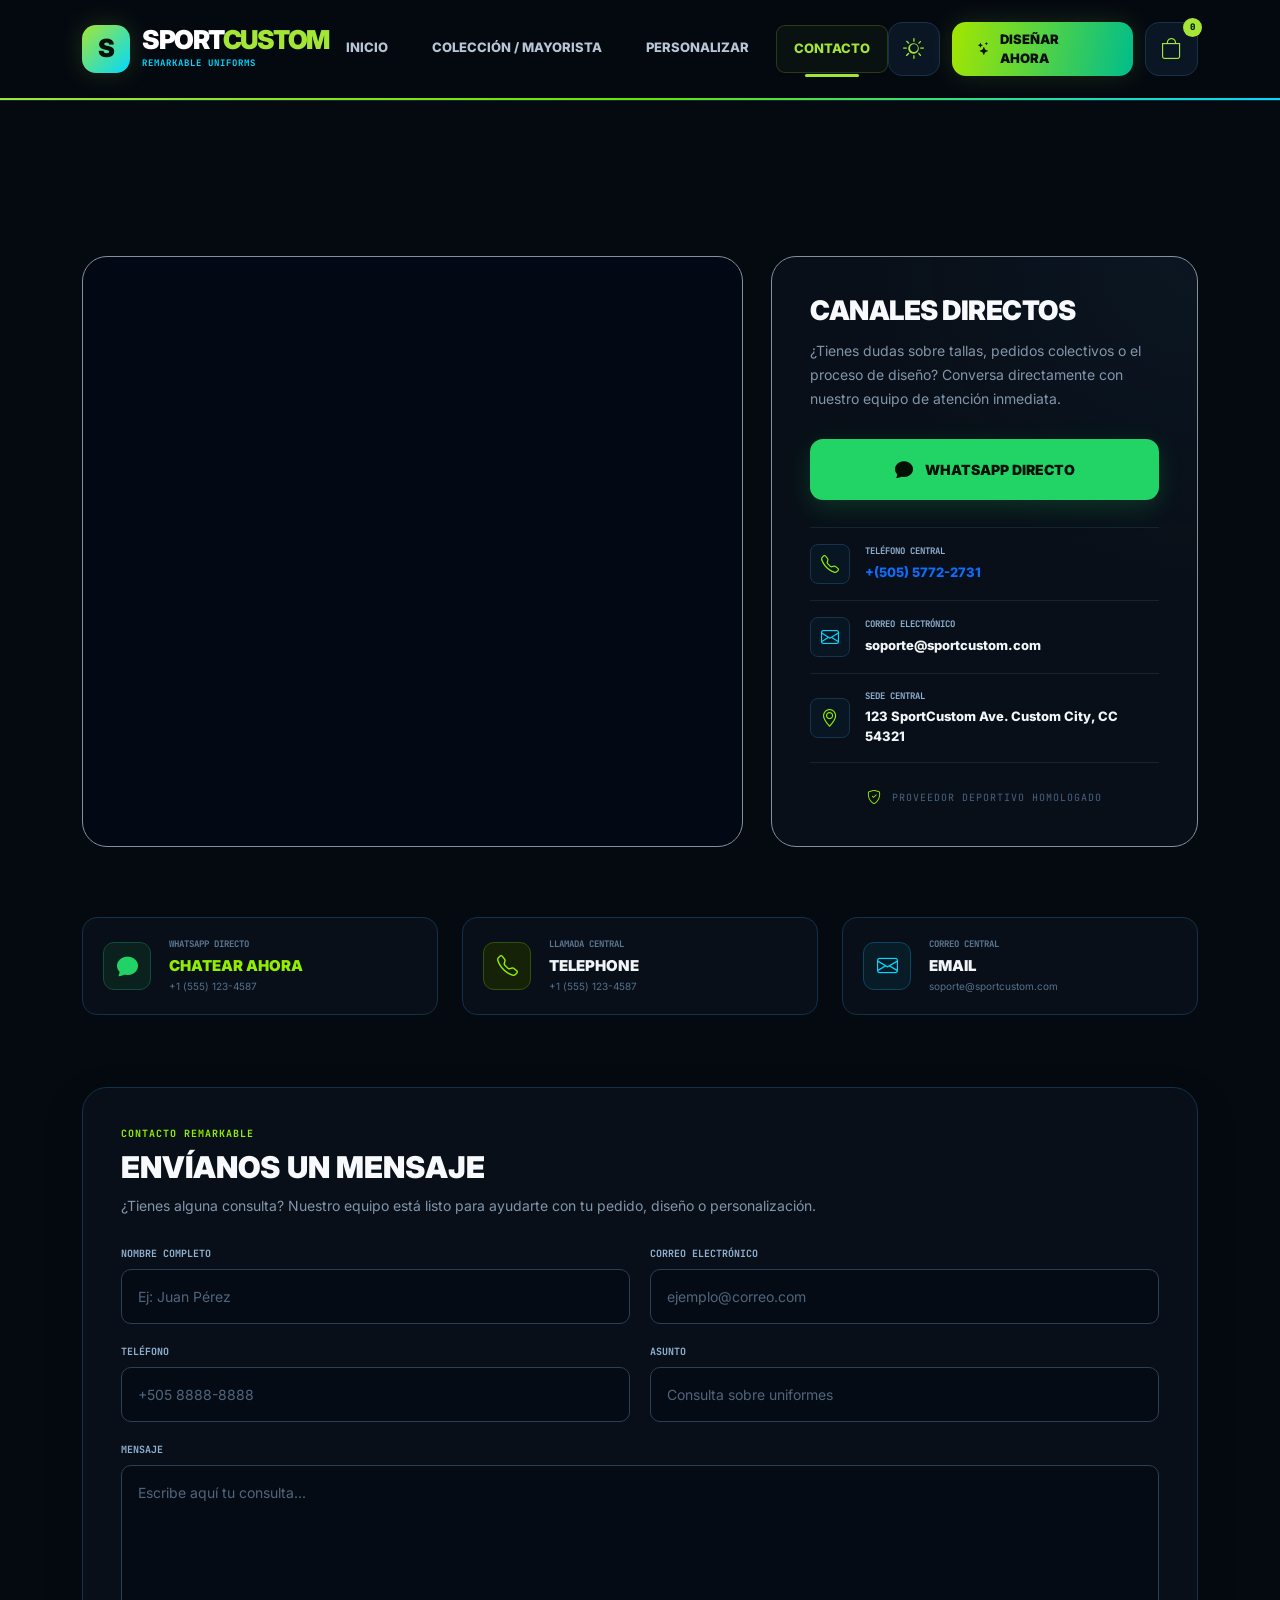
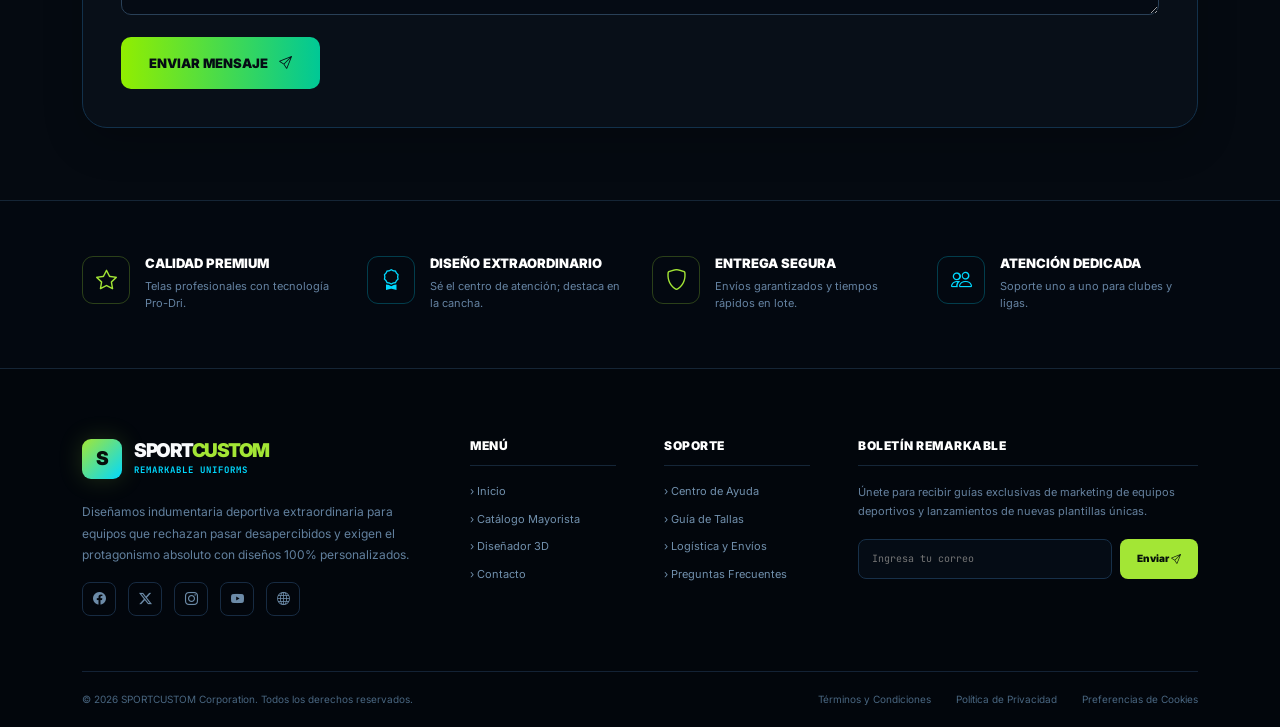
<file: frontend/contacto/index.html>
<!DOCTYPE html>
<html lang="es">

<head>

    <meta charset="UTF-8">

    <meta name="viewport" content="width=device-width, initial-scale=1.0">

    <title>SPORTCUSTOM | Contacto</title>


    
    <link
        href="https://cdn.jsdelivr.net/npm/bootstrap@5.3.3/dist/css/bootstrap.min.css"
        rel="stylesheet">


   
    <link
        rel="stylesheet"
        href="https://cdn.jsdelivr.net/npm/bootstrap-icons@1.11.3/font/bootstrap-icons.min.css">


  

    <link rel="preconnect" href="https://fonts.googleapis.com">

    <link rel="preconnect" href="https://fonts.gstatic.com" crossorigin>

    <link
        href="https://fonts.googleapis.com/css2?family=Inter:wght@400;500;600;700;800;900&family=JetBrains+Mono:wght@400;600;700&display=swap"
        rel="stylesheet">


    

    <link rel="stylesheet" href="../css/style.css">


   

    <style>

       
        .contact-page {
            background: #050a11;
            min-height: 100vh;
        }


     

        .contact-main {
            padding: 155px 0 70px;
        }


      
        .contact-main-grid {
            display: grid;
            grid-template-columns: 1.55fr 1fr;
            gap: 28px;
            align-items: stretch;
        }


     

        .contact-map {
            position: relative;
            min-height: 535px;
            border: 1px solid #83909d;
            border-radius: 25px;
            overflow: hidden;
            background: #030914;
        }


        .contact-map .map-background {
            position: absolute;
            inset: 0;
            width: 100%;
            height: 100%;
        }


       

        .factory-label {
            position: absolute;
            top: 36px;
            left: 36px;
            z-index: 5;

            padding: 16px 20px;

            min-width: 260px;

            background: rgba(3, 8, 18, .92);

            border: 1px solid #12304b;

            border-radius: 9px;

            box-shadow: 0 10px 30px rgba(0,0,0,.35);
        }


        .factory-label strong {
            display: block;

            color: #f4f7fa;

            font-size: 14px;

            font-weight: 800;
        }


        .factory-label span {
            display: block;

            margin-top: 6px;

            color: #a8b5c4;

            font-family: "JetBrains Mono", monospace;

            font-size: 12px;

            font-weight: 600;
        }


        .factory-label b {
            display: block;

            margin-top: 4px;

            color: #91ee00;

            font-family: "JetBrains Mono", monospace;

            font-size: 12px;

            letter-spacing: .5px;
        }


        
        .contact-map .map-pin {
            position: absolute;

            left: 50%;
            top: 50%;

            transform: translate(-50%, -50%);

            width: 58px;
            height: 58px;

            display: flex;

            align-items: center;
            justify-content: center;

            border: 2px solid #91ee00;

            border-radius: 50%;

            background: rgba(145, 238, 0, .08);

            color: #91ee00;

            font-size: 25px;

            box-shadow:
                0 0 20px rgba(145,238,0,.30),
                0 0 45px rgba(145,238,0,.10);
        }



        .contact-map .map-controls {
            position: absolute;

            left: 20px;
            bottom: 20px;

            z-index: 5;

            display: flex;

            gap: 3px;

            padding: 4px;

            background: rgba(4,10,19,.9);

            border: 1px solid #103452;

            border-radius: 8px;
        }


        .contact-map .map-controls button {
            padding: 8px 13px;

            border: 0;

            background: transparent;

            color: #7e92a8;

            font-family: "JetBrains Mono", monospace;

            font-size: 11px;

            font-weight: 700;
        }


        .contact-map .map-controls button:first-child {
            background: #101c2b;

            color: #fff;

            border-radius: 5px;
        }


        .map-status {
            position: absolute;

            right: 28px;
            bottom: 23px;

            z-index: 5;

            padding: 8px 12px;

            background: rgba(4,10,19,.9);

            border: 1px solid #103452;

            border-radius: 7px;

            color: #667b91;

            font-family: "JetBrains Mono", monospace;

            font-size: 10px;
        }


        

        .direct-card {
            min-height: 535px;

            padding: 38px;

            border: 1px solid #83909d;

            border-radius: 25px;

            background:
                radial-gradient(
                    circle at 100% 0%,
                    rgba(26,54,76,.18),
                    transparent 45%
                ),
                #080f18;

            display: flex;

            flex-direction: column;
        }


        .direct-card h1 {
            margin: 0 0 12px;

            color: #f7f9fc;

            font-size: 27px;

            font-weight: 900;

            letter-spacing: -.5px;
        }


        .direct-card > p {
            margin: 0 0 28px;

            color: #8295aa;

            font-size: 14px;

            line-height: 1.7;
        }


       

        .whatsapp-button {
            width: 100%;

            min-height: 55px;

            display: flex;

            align-items: center;

            justify-content: center;

            gap: 12px;

            margin-bottom: 27px;

            border: 0;

            border-radius: 13px;

            background: #22d366;

            color: #031006;

            text-decoration: none;

            font-size: 14px;

            font-weight: 900;

            box-shadow:
                0 8px 25px rgba(34,211,102,.18);

            transition: .2s ease;
        }


        .whatsapp-button:hover {
            transform: translateY(-2px);

            color: #031006;

            box-shadow:
                0 12px 30px rgba(34,211,102,.28);
        }


        .whatsapp-button i {
            font-size: 18px;
        }


        

        .direct-info {
            display: flex;

            flex-direction: column;
        }


        .direct-item {
            display: flex;

            align-items: center;

            gap: 15px;

            padding: 16px 0;

            border-top: 1px solid #152332;
        }


        .direct-item:first-child {
            border-top: 1px solid #152332;
        }


        .direct-icon {
            width: 40px;
            height: 40px;

            flex-shrink: 0;

            display: flex;

            align-items: center;
            justify-content: center;

            border: 1px solid #17334d;

            border-radius: 8px;

            color: #91ee00;

            background: #081522;

            font-size: 18px;
        }


        .direct-item:nth-child(2) .direct-icon {
            color: #00d9ff;
        }


        .direct-item:nth-child(3) .direct-icon {
            color: #91ee00;
        }


        .direct-item small {
            display: block;

            margin-bottom: 4px;

            color: #8fb0d0;

            font-family: "JetBrains Mono", monospace;

            font-size: 9px;

            font-weight: 700;
        }


        .direct-item strong {
            display: block;

            color: #f3f6f9;

            font-size: 13px;

            font-weight: 800;
        }


        .direct-item span {
            display: block;

            margin-top: 2px;

            color: #66829f;

            font-size: 11px;
        }


        

        .direct-verified {
            display: flex;

            align-items: center;

            justify-content: center;

            gap: 10px;

            margin-top: auto;

            padding-top: 24px;

            border-top: 1px solid #152332;

            color: #47627e;

            font-family: "JetBrains Mono", monospace;

            font-size: 10px;

            letter-spacing: 1px;
        }


        .direct-verified i {
            color: #91ee00;

            font-size: 14px;
        }


        

        .contact-channels {
            padding: 0 0 72px;
        }


        .channel-grid {
            display: grid;

            grid-template-columns: repeat(3, 1fr);

            gap: 24px;
        }


        .channel-card {
            min-height: 92px;

            display: flex;

            align-items: center;

            gap: 18px;

            padding: 20px;

            border: 1px solid #12314b;

            border-radius: 15px;

            background: #080f18;

            transition: .2s ease;
        }


        .channel-card:hover {
            transform: translateY(-2px);

            border-color: #244e6d;
        }


        .channel-icon {
            width: 48px;
            height: 48px;

            flex-shrink: 0;

            display: flex;

            align-items: center;
            justify-content: center;

            border: 1px solid #124b40;

            border-radius: 11px;

            background: #0a211d;

            color: #21d366;

            font-size: 21px;
        }


        .channel-card:nth-child(2) .channel-icon {
            border-color: #31520c;

            background: #152208;

            color: #91ee00;
        }


        .channel-card:nth-child(3) .channel-icon {
            border-color: #084761;

            background: #081c28;

            color: #00d9ff;
        }


        .channel-card small {
            display: block;

            color: #5d7894;

            font-family: "JetBrains Mono", monospace;

            font-size: 9px;

            font-weight: 700;
        }


        .channel-card strong {
            display: block;

            margin-top: 3px;

            color: #91ee00;

            font-size: 15px;

            font-weight: 900;
        }


        .channel-card:nth-child(2) strong,
        .channel-card:nth-child(3) strong {
            color: #f2f5f8;
        }


        .channel-card span {
            display: block;

            margin-top: 2px;

            color: #55728e;

            font-size: 10px;
        }
         
        
             .contact-form-section {
                 padding: 0 0 72px;
              }

            .contact-form-card {
                background: #080f18;
                border: 1px solid #12314b;
                border-radius: 25px;
                padding: 38px;
                box-shadow: 0 15px 40px rgba(0,0,0,.20);
            }

            .contact-form-header {
                 margin-bottom: 30px;
            }

            .contact-form-header small {
                display: block;
                margin-bottom: 8px;
                color: #91ee00;
                font-family: "JetBrains Mono", monospace;
                font-size: 10px;
                font-weight: 700;
                letter-spacing: 1px;
            }

            .contact-form-header h2 {
                margin: 0 0 10px;
                color: #f7f9fc;
                font-size: 30px;
                font-weight: 900;
            }

            .contact-form-header p {
                margin: 0;
                color: #8295aa;
                font-size: 14px;
            }

            .contact-form-grid {
                display: grid;
                grid-template-columns: repeat(2, 1fr);
                gap: 20px;
            }

            .contact-form-group {
                display: flex;
                flex-direction: column;
                gap: 8px;
            }

            .contact-form-group.full {
                grid-column: 1 / -1;
            }

            .contact-form-group label {
                color: #8fb0d0;
                font-family: "JetBrains Mono", monospace;
                font-size: 10px;
                font-weight: 700;
                text-transform: uppercase;
            }

            .contact-form-group input,
            .contact-form-group textarea {
                width: 100%;
                border: 1px solid #294057;
                border-radius: 10px;
                outline: none;
                background: #050b14;
                color: #ffffff;
                font-family: "Inter", sans-serif;
                font-size: 14px;
                transition: .2s ease;
            }

            .contact-form-group input {
                height: 55px;
                padding: 0 16px;
            }

            .contact-form-group textarea {
                min-height: 150px;
                padding: 16px;
                resize: vertical;
            }

            .contact-form-group input::placeholder,
            .contact-form-group textarea::placeholder {
                color: #50657c;
            }

            .contact-form-group input:focus,
            .contact-form-group textarea:focus {
                border-color: #91ee00;
                box-shadow: 0 0 0 2px rgba(145,238,0,.08);
            }

            .contact-submit {
                margin-top: 22px;
                min-height: 52px;
                padding: 0 28px;
                border: 0;
                border-radius: 10px;
                background: linear-gradient(90deg, #91ee00, #00c896);
                color: #050b14;
                font-size: 13px;
                font-weight: 900;
                text-transform: uppercase;
                cursor: pointer;
                transition: .2s ease;
            }

            .contact-submit:hover {
                transform: translateY(-2px);
                box-shadow: 0 10px 25px rgba(145,238,0,.18);
            }

            .contact-submit i {
                margin-left: 8px;
            }       

            .contact-message {
                display: none;
                margin-top: 18px;
                padding: 13px 16px;
                border-radius: 9px;
                font-size: 13px;
                font-weight: 700;
            }

            .contact-message.success {
                display: block;
                background: rgba(145,238,0,.08);
                border: 1px solid #91ee00;
                color: #91ee00;
            }

            .contact-message.error {
                display: block;
                background: rgba(255,80,90,.08);
                border: 1px solid #ff505a;
                color: #ff6b6b;
            }

            @media (max-width: 576px) {

            .contact-form-card {
                 padding: 25px;
                 border-radius: 18px;
            }

            .contact-form-grid {
                 grid-template-columns: 1fr;
            }

            .contact-form-group.full {
                grid-column: auto;
            }

            .contact-form-header h2 {
                 font-size: 25px;
            }

        }


        @media (max-width: 992px) {

            .contact-main {
                padding-top: 120px;
            }

            .contact-main-grid {
                grid-template-columns: 1fr;
            }

            .channel-grid {
                grid-template-columns: 1fr;
            }

            .contact-map,
            .direct-card {
                min-height: 480px;
            }

        }


        @media (max-width: 576px) {

            .contact-main {
                padding: 105px 15px 45px;
            }

            .contact-map {
                min-height: 400px;
                border-radius: 18px;
            }

            .direct-card {
                min-height: auto;
                padding: 25px;
                border-radius: 18px;
            }

            .factory-label {
                left: 18px;
                top: 18px;
                min-width: auto;
                right: 18px;
            }

            .map-status {
                display: none;
            }

        }

    </style>

</head>


<body class="contact-page">



<header class="main-header">

    <nav class="navbar navbar-expand-lg">

        <div class="container">


            <!-- LOGO -->

            <a
                href="../index.html"
                class="brand">

                <div class="brand-symbol">
                    S
                </div>

                <div class="brand-text">

                    <strong>
                        SPORT<span>CUSTOM</span>
                    </strong>

                    <small>
                        REMARKABLE UNIFORMS
                    </small>

                </div>

            </a>



            <!-- MENÚ MÓVIL -->

            <button
                class="navbar-toggler"
                type="button"
                data-bs-toggle="collapse"
                data-bs-target="#menuPrincipal">

                <i class="bi bi-list"></i>

            </button>



            <!-- MENÚ -->

            <div
                class="collapse navbar-collapse"
                id="menuPrincipal">

                <ul class="navbar-nav mx-auto">


                    <li class="nav-item">

                        <a
                            class="nav-link"
                            href="../index.html">

                            INICIO

                        </a>

                    </li>


                    <li class="nav-item">

                        <a
                            class="nav-link"
                            href="../productos/index.html">

                            COLECCIÓN / MAYORISTA

                        </a>

                    </li>


                    <li class="nav-item">

                        <a
                            class="nav-link"
                            href="../personalizador/index.html">

                            PERSONALIZAR

                        </a>

                    </li>


                    <li class="nav-item">

                        <a
                            class="nav-link active"
                            href="index.html">

                            CONTACTO

                        </a>

                    </li>

                </ul>



                <!-- ACCIONES -->

                <div class="header-actions">


                    <!-- TEMA -->

                    <button
                        class="header-icon"
                        id="themeButton"
                        title="Cambiar tema">

                        <i class="bi bi-sun"></i>

                    </button>



                    <!-- DISEÑAR AHORA -->

                    <a
                        href="../personalizador/index.html"
                        class="design-button">

                        <i class="bi bi-stars"></i>

                        DISEÑAR AHORA

                    </a>



                    <!-- CARRITO -->

                    <a
                        href="../carrito/index.html"
                        class="header-icon cart-link">

                        <i class="bi bi-bag"></i>

                        <span id="cart-count">
                            0
                        </span>

                    </a>

                </div>

            </div>

        </div>

    </nav>

</header>



<!-- ==================================================
     CONTACTO
================================================== -->

<main>


    <section class="contact-main">

        <div class="container">


            <div class="contact-main-grid">

                <!-- ==================================================
                MAPA GOOGLE
                ================================================== -->

                <div class="contact-map">

                    <iframe
                      src="https://www.google.com/maps/embed?pb=!1m18!1m12!1m3!1d249774.36322971305!2d-86.1269405!3d11.993560400000002!2m3!1f0!2f0!3f0!3m2!1i1024!2i768!4f13.1!3m3!1m2!1s0x8f74061d911c1529%3A0x4bbab03ea8d4ccf8!2sMasaya!5e0!3m2!1ses-419!2sni!4v1788331492819!5m2!1ses-419!2sni"
                      width="100%"
                      height="100%"
                      style="border:0;"
                      allowfullscreen=""
                      loading="lazy"
                      referrerpolicy="strict-origin-when-cross-origin">
                    </iframe>

                    </div>
                   

                <!-- ==================================================
                    CANALES DIRECTOS
                ================================================== -->

                <div class="direct-card">


                    <h1>
                        CANALES DIRECTOS
                    </h1>


                    <p>

                        ¿Tienes dudas sobre tallas, pedidos
                        colectivos o el proceso de diseño?
                        Conversa directamente con nuestro
                        equipo de atención inmediata.

                    </p>



                    <!-- WHATSAPP -->

                    <a
                        href="https:/wa.me/50557722731"
                        class="whatsapp-button"
                        target="_blank">

                        <i class="bi bi-chat-fill"></i>

                        WHATSAPP DIRECTO

                    </a>



                    <!-- INFORMACIÓN -->

                    <div class="direct-info">


                        <!-- TELÉFONO -->

                        <div class="direct-item">

                            <div class="direct-icon">

                                <i class="bi bi-telephone"></i>

                            </div>


                            <div>

                                <small>
                                    TELÉFONO CENTRAL
                                </small>

                                <strong>
                                    <a href="tel:+50557722731">
                                        +(505) 5772-2731
                                    </a>
                                    
                                </strong>

                            </div>

                        </div>



                        <!-- CORREO -->

                        <div class="direct-item">

                            <div class="direct-icon">

                                <i class="bi bi-envelope"></i>

                            </div>


                            <div>

                                <small>
                                    CORREO ELECTRÓNICO
                                </small>

                                <strong>
                                    
                                    soporte@sportcustom.com
                                </strong>

                            </div>

                        </div>



                        <!-- SEDE -->

                        <div class="direct-item">

                            <div class="direct-icon">

                                <i class="bi bi-geo-alt"></i>

                            </div>


                            <div>

                                <small>
                                    SEDE CENTRAL
                                </small>

                                <strong>
                                    123 SportCustom Ave.
                                    Custom City, CC 54321
                                </strong>

                            </div>

                        </div>


                    </div>



                    <!-- VERIFICADO -->

                    <div class="direct-verified">

                        <i class="bi bi-shield-check"></i>

                        PROVEEDOR DEPORTIVO HOMOLOGADO

                    </div>

                </div>


            </div>

        </div>

    </section>



  
    <section class="contact-channels">

        <div class="container">

            <div class="channel-grid">


                <!-- WHATSAPP -->

                <div class="channel-card">

                    <div class="channel-icon">

                        <i class="bi bi-chat-fill"></i>

                    </div>


                    <div>

                        <small>
                            WHATSAPP DIRECTO
                        </small>

                        <strong>
                            CHATEAR AHORA
                        </strong>

                        <span>
                            +1 (555) 123-4587
                        </span>

                    </div>

                </div>



                <!-- TELÉFONO -->

                <div class="channel-card">

                    <div class="channel-icon">

                        <i class="bi bi-telephone"></i>

                    </div>


                    <div>

                        <small>
                            LLAMADA CENTRAL
                        </small>

                        <strong>
                            TELEPHONE
                        </strong>

                        <span>
                            +1 (555) 123-4587
                        </span>

                    </div>

                </div>



                <!-- EMAIL -->

                <div class="channel-card">

                    <div class="channel-icon">

                        <i class="bi bi-envelope"></i>

                    </div>


                    <div>

                        <small>
                            CORREO CENTRAL
                        </small>

                        <strong>
                            EMAIL
                        </strong>

                        <span>
                            soporte@sportcustom.com
                        </span>

                    </div>

                </div>


            </div>

        </div>

    </section>

              <!-- ==================================================
                FORMULARIO DE CONTACTO
                ================================================== -->

            <section class="contact-form-section">

                <div class="container">

                    <div class="contact-form-card">

                        <div class="contact-form-header">

                             <small>
                                CONTACTO REMARKABLE
                            </small>

                            <h2>
                                ENVÍANOS UN MENSAJE
                            </h2>

                            <p>
                                ¿Tienes alguna consulta? Nuestro equipo está listo
                                 para ayudarte con tu pedido, diseño o personalización.
                            </p>

                        </div>


                     <form id="contactForm">

                        <div class="contact-form-grid">

                            <!-- NOMBRE -->

                            <div class="contact-form-group">

                                    <label for="contactNombre">
                                        Nombre completo
                                    </label>

                                    <input
                                        type="text"
                                        id="contactNombre"
                                        name="nombre"
                                        placeholder="Ej: Juan Pérez"
                                        required>

                            </div>


                         <!-- CORREO -->

                        <div class="contact-form-group">

                            <label for="contactCorreo">
                                Correo electrónico
                            </label>

                            <input
                                type="email"
                                id="contactCorreo"
                                name="correo"
                                placeholder="ejemplo@correo.com"
                                required>

                        </div>


                        <!-- TELÉFONO -->

                        <div class="contact-form-group">

                            <label for="contactTelefono">
                                Teléfono
                            </label>

                            <input
                                type="tel"
                                id="contactTelefono"
                                name="telefono"
                                placeholder="+505 8888-8888"
                                required>

                        </div>


                        <!-- ASUNTO -->

                        <div class="contact-form-group">

                            <label for="contactAsunto">
                                Asunto
                            </label>

                            <input
                                type="text"
                                id="contactAsunto"
                                name="asunto"
                                placeholder="Consulta sobre uniformes"
                                required>

                        </div>


                        <!-- MENSAJE -->

                        <div class="contact-form-group full">

                            <label for="contactMensaje">
                                Mensaje
                            </label>

                            <textarea
                                id="contactMensaje"
                                name="mensaje"
                                placeholder="Escribe aquí tu consulta..."
                                required></textarea>

                        </div>

                    </div>


                    <button
                        type="submit"
                        class="contact-submit">

                        ENVIAR MENSAJE

                        <i class="bi bi-send"></i>

                    </button>


                    <div
                        id="contactMessage"
                        class="contact-message">
                    </div>

                </form>

            </div>

        </div>

    </section>




    <section class="benefits-section">

        <div class="container">

            <div class="row g-4">


                <!-- 1 -->

                <div class="col-md-6 col-lg-3">

                    <div class="benefit">

                        <div class="benefit-icon">

                            <i class="bi bi-star"></i>

                        </div>


                        <div>

                            <h3>
                                CALIDAD PREMIUM
                            </h3>

                            <p>
                                Telas profesionales con tecnología
                                Pro-Dri.
                            </p>

                        </div>

                    </div>

                </div>



                <!-- 2 -->

                <div class="col-md-6 col-lg-3">

                    <div class="benefit">

                        <div class="benefit-icon cyan">

                            <i class="bi bi-award"></i>

                        </div>


                        <div>

                            <h3>
                                DISEÑO EXTRAORDINARIO
                            </h3>

                            <p>
                                Sé el centro de atención;
                                destaca en la cancha.
                            </p>

                        </div>

                    </div>

                </div>



                <!-- 3 -->

                <div class="col-md-6 col-lg-3">

                    <div class="benefit">

                        <div class="benefit-icon">

                            <i class="bi bi-shield"></i>

                        </div>


                        <div>

                            <h3>
                                ENTREGA SEGURA
                            </h3>

                            <p>
                                Envíos garantizados y tiempos
                                rápidos en lote.
                            </p>

                        </div>

                    </div>

                </div>



                <!-- 4 -->

                <div class="col-md-6 col-lg-3">

                    <div class="benefit">

                        <div class="benefit-icon cyan">

                            <i class="bi bi-people"></i>

                        </div>


                        <div>

                            <h3>
                                ATENCIÓN DEDICADA
                            </h3>

                            <p>
                                Soporte uno a uno para clubes
                                y ligas.
                            </p>

                        </div>

                    </div>

                </div>


            </div>

        </div>

    </section>


</main>





<footer class="main-footer">

    <div class="container">

        <div class="row g-5">


            <!-- MARCA -->

            <div class="col-lg-4">

                <div class="footer-brand">

                    <div class="brand-symbol">
                        S
                    </div>

                    <div class="brand-text">

                        <strong>
                            SPORT<span>CUSTOM</span>
                        </strong>

                        <small>
                            REMARKABLE UNIFORMS
                        </small>

                    </div>

                </div>


                <p class="footer-description">

                    Diseñamos indumentaria deportiva
                    extraordinaria para equipos que rechazan
                    pasar desapercibidos y exigen el protagonismo
                    absoluto con diseños 100% personalizados.

                </p>


                <div class="social-links">

                    <a href="#">
                        <i class="bi bi-facebook"></i>
                    </a>

                    <a href="#">
                        <i class="bi bi-twitter-x"></i>
                    </a>

                    <a href="#">
                        <i class="bi bi-instagram"></i>
                    </a>

                    <a href="#">
                        <i class="bi bi-youtube"></i>
                    </a>

                    <a href="#">
                        <i class="bi bi-globe"></i>
                    </a>

                </div>

            </div>



            <!-- MENÚ -->

            <div class="col-md-4 col-lg-2">

                <h4>
                    MENÚ
                </h4>


                <div class="footer-links">

                    <a href="../index.html">
                        › Inicio
                    </a>

                    <a href="../productos/index.html">
                        › Catálogo Mayorista
                    </a>

                    <a href="../personalizador/index.html">
                        › Diseñador 3D
                    </a>

                    <a href="index.html">
                        › Contacto
                    </a>

                </div>

            </div>



            <!-- SOPORTE -->

            <div class="col-md-4 col-lg-2">

                <h4>
                    SOPORTE
                </h4>


                <div class="footer-links">

                    <a href="#">
                        › Centro de Ayuda
                    </a>

                    <a href="#">
                        › Guía de Tallas
                    </a>

                    <a href="#">
                        › Logística y Envíos
                    </a>

                    <a href="#">
                        › Preguntas Frecuentes
                    </a>

                </div>

            </div>



            

            <div class="col-md-4 col-lg-4">

                <h4>
                    BOLETÍN REMARKABLE
                </h4>


                <p class="newsletter-text">

                    Únete para recibir guías exclusivas de marketing
                    de equipos deportivos y lanzamientos de nuevas
                    plantillas únicas.

                </p>


                <form
                    class="newsletter-form"
                    id="newsletterForm">

                    <input
                        type="email"
                        id="newsletterEmail"
                        placeholder="Ingresa tu correo"
                        required>


                    <button type="submit">

                        Enviar

                        <i class="bi bi-send"></i>

                    </button>

                </form>

            </div>


        </div>



      
        <div class="footer-bottom">

            <span>

                © 2026 SPORTCUSTOM Corporation.
                Todos los derechos reservados.

            </span>


            <div>

                <a href="#">
                    Términos y Condiciones
                </a>

                <a href="#">
                    Política de Privacidad
                </a>

                <a href="#">
                    Preferencias de Cookies
                </a>

            </div>

        </div>

    </div>

</footer>



<button
    class="back-top"
    id="backTop">

    <i class="bi bi-arrow-up"></i>

</button>


<script
    src="https://cdn.jsdelivr.net/npm/bootstrap@5.3.3/dist/js/bootstrap.bundle.min.js">
</script>


        <script>

        document.getElementById("contactForm").addEventListener(
              "submit",
            async function(event) {

                event.preventDefault();


                const form = this;

                const messageBox =
                document.getElementById("contactMessage");


                const datos = {

                    nombre:
                        document.getElementById("contactNombre").value.trim(),

                    correo:
                        document.getElementById("contactCorreo").value.trim(),

                    telefono:
                        document.getElementById("contactTelefono").value.trim(),

                    asunto:
                        document.getElementById("contactAsunto").value.trim(),

                    mensaje:
                        document.getElementById("contactMensaje").value.trim()

                };


            messageBox.className = "contact-message";

            messageBox.textContent = "Enviando mensaje...";

            messageBox.style.display = "block";


            try {

                const respuesta = await fetch(
                    "../../backend/mensajes.php",
                {
                    method: "POST",

                    headers: {
                        "Content-Type": "application/json"
                    },

                    body: JSON.stringify(datos)
                }
            );


            const resultado = await respuesta.json();


            if (resultado.success) {

                messageBox.className =
                    "contact-message success";

                messageBox.textContent =
                    resultado.message;

                form.reset();

            } else {

                messageBox.className =
                    "contact-message error";

                messageBox.textContent =
                    resultado.message;
            }


        } catch (error) {

            console.error(error);

            messageBox.className =
                "contact-message error";

            messageBox.textContent =
                "No se pudo enviar el mensaje. Intenta nuevamente.";

        }

    }

);

</script>


<script src="../js/main.js"></script>


</body>

</html>
</file>
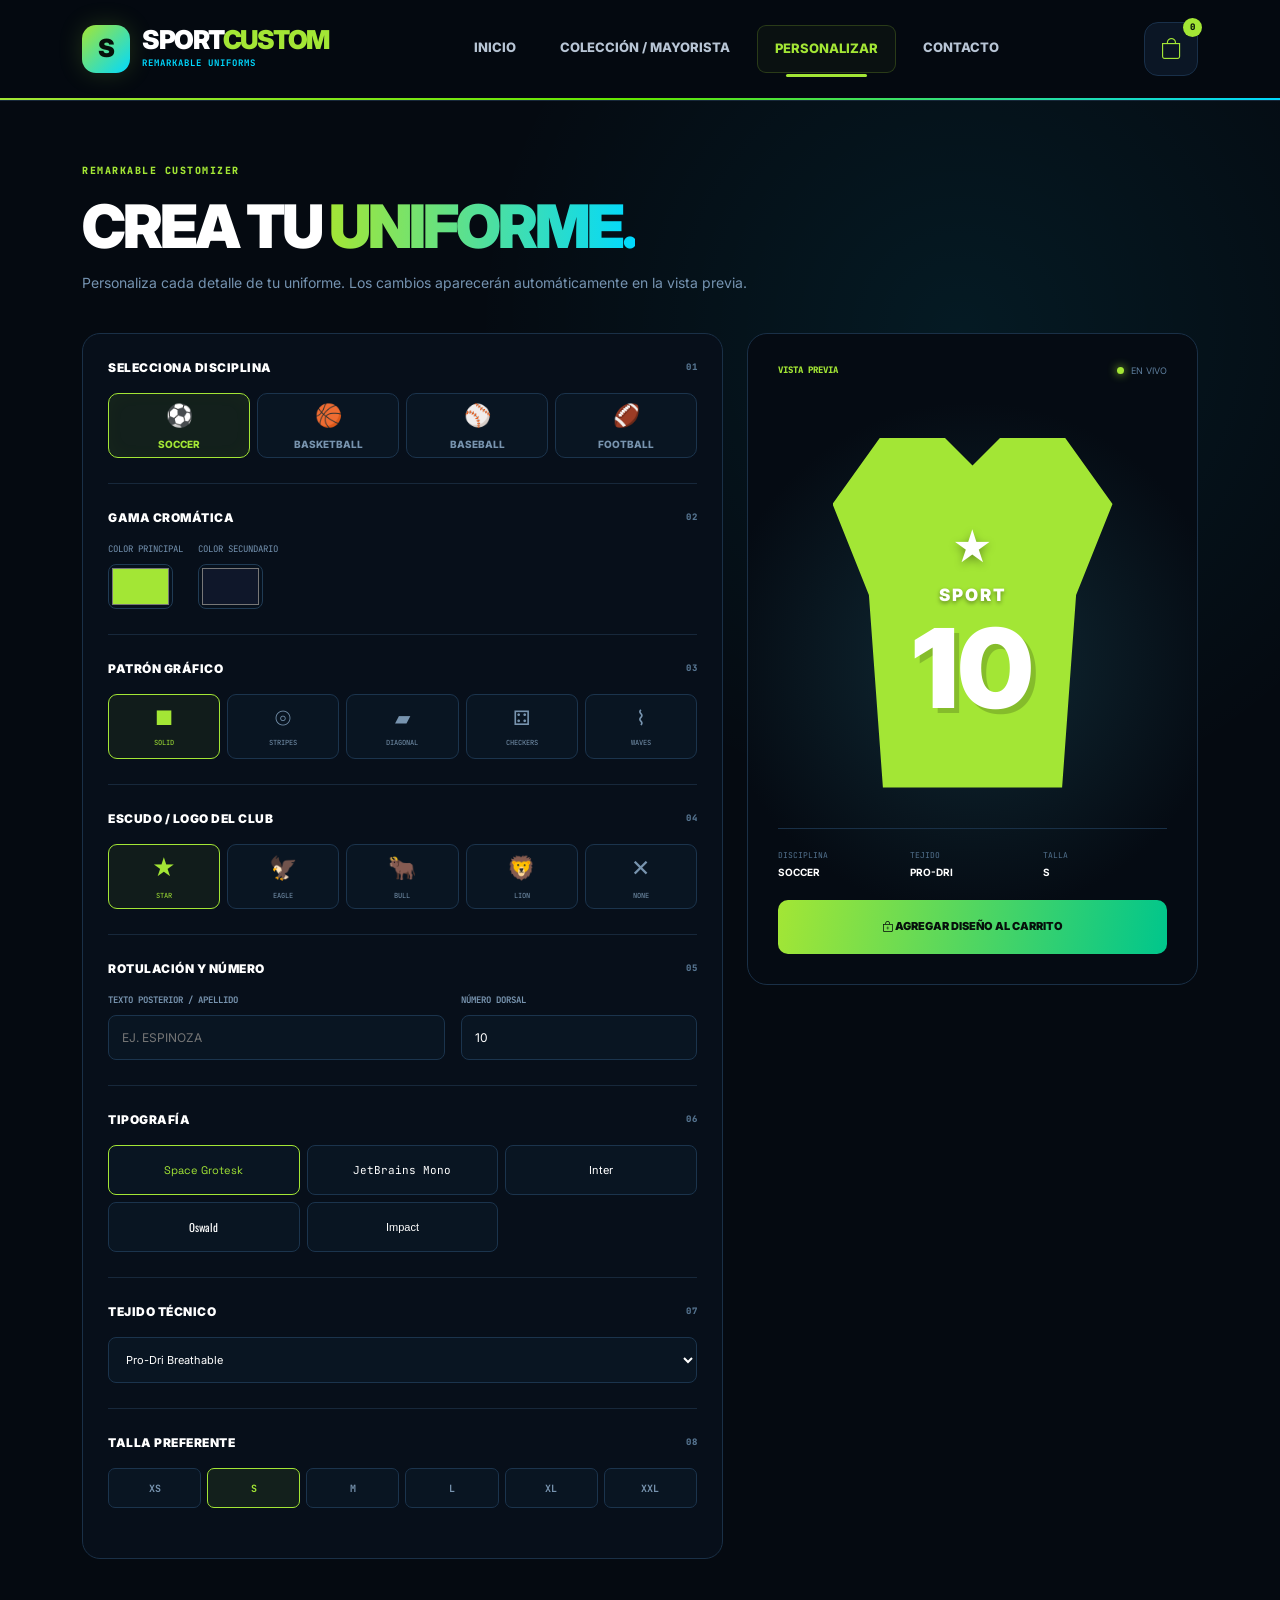
<file: frontend/personalizador/index.html>
<!DOCTYPE html>
<html lang="es">

<head>

    <meta charset="UTF-8">

    <meta
        name="viewport"
        content="width=device-width, initial-scale=1.0">

    <title>Personalizador | SPORTCUSTOM</title>


    <!-- Bootstrap -->

    <link
        href="https://cdn.jsdelivr.net/npm/bootstrap@5.3.3/dist/css/bootstrap.min.css"
        rel="stylesheet">


    <!-- Bootstrap Icons -->

    <link
        rel="stylesheet"
        href="https://cdn.jsdelivr.net/npm/bootstrap-icons@1.11.3/font/bootstrap-icons.min.css">


    <!-- Fuentes -->

    <link rel="preconnect" href="https://fonts.googleapis.com">

    <link rel="preconnect" href="https://fonts.gstatic.com" crossorigin>

    <link
        href="https://fonts.googleapis.com/css2?family=Inter:wght@400;500;600;700;800;900&family=JetBrains+Mono:wght@400;600;700&family=Oswald:wght@400;500;600;700&family=Space+Grotesk:wght@400;500;600;700&display=swap"
        rel="stylesheet">


    <!-- CSS principal -->

    <link
        rel="stylesheet"
        href="../css/style.css">


    <style>

        /* ==================================================
           PERSONALIZADOR
        ================================================== */

        .customizer-page {

            min-height: 100vh;

            padding: 55px 0 80px;

            background:

                radial-gradient(
                    circle at 75% 15%,
                    rgba(0, 217, 255, 0.08),
                    transparent 30%
                );

        }


        .customizer-title {

            margin-bottom: 40px;

        }


        .customizer-title small {

            color: #a3e635;

            font-family: "JetBrains Mono", monospace;

            font-size: 10px;

            font-weight: 800;

            letter-spacing: 1.5px;

        }


        .customizer-title h1 {

            margin: 10px 0;

            color: white;

            font-size: clamp(38px, 5vw, 60px);

            font-weight: 900;

            letter-spacing: -3px;

        }


        .customizer-title h1 span {

            background:

                linear-gradient(
                    90deg,
                    #a3e635,
                    #00d9ff
                );

            -webkit-background-clip: text;

            background-clip: text;

            color: transparent;

        }


        .customizer-title p {

            color: #7593b1;

            font-size: 14px;

        }


        /* ==================================================
           PANEL DE OPCIONES
        ================================================== */

        .options-panel {

            padding: 25px;

            border: 1px solid #1a3047;

            border-radius: 18px;

            background: #070f1a;

        }


        .option-section {

            padding-bottom: 25px;

            margin-bottom: 25px;

            border-bottom: 1px solid #17283b;

        }


        .option-section:last-child {

            border-bottom: none;

            margin-bottom: 0;

        }


        .option-title {

            display: flex;

            justify-content: space-between;

            align-items: center;

            margin-bottom: 16px;

            color: white;

            font-size: 12px;

            font-weight: 900;

            letter-spacing: .5px;

        }


        .option-number {

            color: #55738f;

            font-family: "JetBrains Mono", monospace;

            font-size: 9px;

        }


        /* DISCIPLINAS */

        .discipline-grid {

            display: grid;

            grid-template-columns:
                repeat(4, 1fr);

            gap: 7px;

        }


        .discipline-button {

            min-height: 65px;

            border: 1px solid #1b344d;

            border-radius: 10px;

            background: #091522;

            color: #7894af;

            font-size: 10px;

            font-weight: 800;

            transition: .2s;

        }


        .discipline-button span {

            display: block;

            margin-bottom: 5px;

            font-size: 22px;

        }


        .discipline-button:hover {

            border-color: #a3e635;

            color: white;

        }


        .discipline-button.active {

            border-color: #a3e635;

            background: rgba(163, 230, 53, .08);

            color: #a3e635;

            box-shadow:
                inset 0 0 20px rgba(163, 230, 53, .03);

        }


        /* ==================================================
           COLORES
        ================================================== */

        .color-row {

            display: flex;

            gap: 15px;

        }


        .color-option {

            display: flex;

            flex-direction: column;

            gap: 7px;

            color: #7593b1;

            font-size: 9px;

            font-family: "JetBrains Mono", monospace;

        }


        .color-option input {

            width: 65px;

            height: 45px;

            padding: 3px;

            border: 1px solid #203b54;

            border-radius: 8px;

            background: #07111d;

            cursor: pointer;

        }


        /* ==================================================
           PATRONES
        ================================================== */

        .pattern-grid {

            display: grid;

            grid-template-columns:
                repeat(5, 1fr);

            gap: 7px;

        }


        .pattern-button {

            min-height: 65px;

            border: 1px solid #1b344d;

            border-radius: 9px;

            background: #091522;

            color: #7894af;

            font-size: 20px;

            transition: .2s;

        }


        .pattern-button small {

            display: block;

            margin-top: 5px;

            font-size: 7px;

            font-family: "JetBrains Mono", monospace;

        }


        .pattern-button:hover,

        .pattern-button.active {

            border-color: #a3e635;

            color: #a3e635;

            background: rgba(163, 230, 53, .06);

        }


        /* ==================================================
           ESCUDOS
        ================================================== */

        .shield-grid {

            display: grid;

            grid-template-columns:
                repeat(5, 1fr);

            gap: 7px;

        }


        .shield-button {

            min-height: 65px;

            border: 1px solid #1b344d;

            border-radius: 9px;

            background: #091522;

            color: #7894af;

            font-size: 23px;

        }


        .shield-button small {

            display: block;

            margin-top: 5px;

            font-size: 7px;

            font-family: "JetBrains Mono", monospace;

        }


        .shield-button:hover,

        .shield-button.active {

            border-color: #a3e635;

            color: #a3e635;

            background: rgba(163, 230, 53, .06);

        }


        /* ==================================================
           CAMPOS
        ================================================== */

        .form-label-custom {

            display: block;

            margin-bottom: 8px;

            color: #7894af;

            font-family: "JetBrains Mono", monospace;

            font-size: 9px;

            font-weight: 700;

        }


        .custom-input {

            width: 100%;

            height: 45px;

            padding: 0 13px;

            border: 1px solid #1b344d;

            border-radius: 8px;

            outline: none;

            background: #091522;

            color: white;

            font-size: 12px;

        }


        .custom-input:focus {

            border-color: #a3e635;

        }


        /* ==================================================
           TIPOGRAFÍA
        ================================================== */

        .font-grid {

            display: grid;

            grid-template-columns:
                repeat(3, 1fr);

            gap: 7px;

        }


        .font-button {

            min-height: 50px;

            border: 1px solid #1b344d;

            border-radius: 8px;

            background: #091522;

            color: white;

            font-size: 11px;

        }


        .font-button:hover,

        .font-button.active {

            border-color: #a3e635;

            color: #a3e635;

        }


        .font-space {

            font-family: "Space Grotesk";

        }


        .font-mono {

            font-family: "JetBrains Mono";

        }


        .font-inter {

            font-family: "Inter";

        }


        .font-oswald {

            font-family: "Oswald";

        }


        .font-impact {

            font-family: Impact, sans-serif;

        }


        /* ==================================================
           TEJIDO
        ================================================== */

        .fabric-select {

            width: 100%;

            height: 46px;

            padding: 0 13px;

            border: 1px solid #1b344d;

            border-radius: 8px;

            outline: none;

            background: #091522;

            color: white;

            font-size: 11px;

        }


        /* ==================================================
           TALLAS
        ================================================== */

        .size-grid {

            display: grid;

            grid-template-columns:
                repeat(6, 1fr);

            gap: 6px;

        }


        .size-button {

            height: 40px;

            border: 1px solid #1b344d;

            border-radius: 7px;

            background: #091522;

            color: #7894af;

            font-family: "JetBrains Mono", monospace;

            font-size: 10px;

            font-weight: 700;

        }


        .size-button:hover,

        .size-button.active {

            border-color: #a3e635;

            background: rgba(163, 230, 53, .08);

            color: #a3e635;

        }


        /* ==================================================
           VISTA PREVIA
        ================================================== */

        .preview-panel {

            position: sticky;

            top: 120px;

            min-height: 650px;

            padding: 30px;

            border: 1px solid #1a3047;

            border-radius: 20px;

            background:

                radial-gradient(
                    circle at center,
                    #102a35,
                    #050b13 65%
                );

            overflow: hidden;

        }


        .preview-header {

            display: flex;

            justify-content: space-between;

            align-items: center;

            margin-bottom: 20px;

        }


        .preview-header span {

            color: #a3e635;

            font-family: "JetBrains Mono", monospace;

            font-size: 9px;

            font-weight: 800;

        }


        .preview-status {

            display: flex;

            align-items: center;

            gap: 7px;

            color: #5e7e9d;

            font-size: 9px;

        }


        .status-dot {

            width: 7px;

            height: 7px;

            border-radius: 50%;

            background: #a3e635;

            box-shadow:
                0 0 10px #a3e635;

        }


        /* UNIFORME */

        .uniform-preview {

            position: relative;

            height: 430px;

            display: flex;

            align-items: center;

            justify-content: center;

        }


        .uniform-shape {

            position: relative;

            width: 280px;

            height: 350px;

            display: flex;

            align-items: center;

            justify-content: center;

            background: #a3e635;

            clip-path: polygon(

                17% 0,

                40% 0,

                50% 8%,

                60% 0,

                83% 0,

                100% 19%,

                87% 45%,

                82% 100%,

                18% 100%,

                13% 45%,

                0 19%

            );

            overflow: hidden;

            transition: .3s;

        }


        /* PATRONES */

        .pattern-solid {

            background: var(--uniform-primary);

        }


        .pattern-stripes {

            background:

                repeating-linear-gradient(

                    90deg,

                    var(--uniform-primary) 0,

                    var(--uniform-primary) 25px,

                    var(--uniform-secondary) 25px,

                    var(--uniform-secondary) 45px

                );

        }


        .pattern-diagonal {

            background:

                repeating-linear-gradient(

                    135deg,

                    var(--uniform-primary) 0,

                    var(--uniform-primary) 28px,

                    var(--uniform-secondary) 28px,

                    var(--uniform-secondary) 45px

                );

        }


        .pattern-checkers {

            background:

                conic-gradient(

                    var(--uniform-secondary) 25%,

                    var(--uniform-primary) 0 50%,

                    var(--uniform-secondary) 0 75%,

                    var(--uniform-primary) 0

                );

            background-size: 55px 55px;

        }


        .pattern-waves {

            background:

                radial-gradient(

                    ellipse at center,

                    var(--uniform-secondary) 0 25%,

                    transparent 27%

                ),

                var(--uniform-primary);

            background-size: 55px 35px;

        }


        /* ESCUDO */

        .preview-shield {

            position: absolute;

            top: 80px;

            color: white;

            font-size: 40px;

            text-shadow:
                0 3px 8px rgba(0,0,0,.35);

        }


        /* NOMBRE */

        .preview-name {

            position: absolute;

            top: 145px;

            color: white;

            font-size: 17px;

            font-weight: 900;

            letter-spacing: 2px;

            text-shadow:
                0 2px 4px rgba(0,0,0,.4);

        }


        /* NÚMERO */

        .preview-number {

            position: absolute;

            top: 175px;

            color: white;

            font-size: 110px;

            font-weight: 900;

            line-height: 1;

            text-shadow:
                5px 5px 0 rgba(0,0,0,.18);

        }


        /* INFO PREVIEW */

        .preview-info {

            display: grid;

            grid-template-columns:
                repeat(3, 1fr);

            gap: 8px;

            padding-top: 20px;

            border-top: 1px solid #193047;

        }


        .preview-info div {

            display: flex;

            flex-direction: column;

            gap: 4px;

        }


        .preview-info small {

            color: #53728f;

            font-family: "JetBrains Mono", monospace;

            font-size: 8px;

        }


        .preview-info strong {

            color: white;

            font-size: 10px;

        }


        /* BOTÓN CARRITO */

        .add-cart-button {

            width: 100%;

            height: 54px;

            margin-top: 20px;

            border: none;

            border-radius: 10px;

            background:

                linear-gradient(
                    100deg,
                    #a3e635,
                    #00c68c
                );

            color: #06100b;

            font-size: 11px;

            font-weight: 900;

        }


        /* RESPONSIVE */

        @media (max-width: 991px) {

            .preview-panel {

                position: relative;

                top: auto;

                margin-top: 35px;

            }

        }


        @media (max-width: 576px) {

            .discipline-grid {

                grid-template-columns:
                    repeat(2, 1fr);

            }

            .pattern-grid {

                grid-template-columns:
                    repeat(3, 1fr);

            }

            .shield-grid {

                grid-template-columns:
                    repeat(3, 1fr);

            }

            .font-grid {

                grid-template-columns:
                    repeat(2, 1fr);

            }

            .size-grid {

                grid-template-columns:
                    repeat(3, 1fr);

            }

            .uniform-shape {

                width: 220px;

                height: 290px;

            }

            .preview-number {

                font-size: 85px;

            }

        }

    </style>

</head>


<body>


<!-- ==================================================
     NAVBAR
================================================== -->

<header class="main-header">

    <nav class="navbar navbar-expand-lg">

        <div class="container">


            <a
                href="../index.html"
                class="brand">

                <div class="brand-symbol">
                    S
                </div>

                <div class="brand-text">

                    <strong>
                        SPORT<span>CUSTOM</span>
                    </strong>

                    <small>
                        REMARKABLE UNIFORMS
                    </small>

                </div>

            </a>


            <button
                class="navbar-toggler"
                type="button"
                data-bs-toggle="collapse"
                data-bs-target="#menuPrincipal">

                <i class="bi bi-list"></i>

            </button>


            <div
                class="collapse navbar-collapse"
                id="menuPrincipal">

                <ul class="navbar-nav mx-auto">

                    <li class="nav-item">

                        <a
                            class="nav-link"
                            href="../index.html">

                            INICIO

                        </a>

                    </li>

                    <li class="nav-item">

                        <a
                            class="nav-link"
                            href="../productos/index.html">

                            COLECCIÓN / MAYORISTA

                        </a>

                    </li>

                    <li class="nav-item">

                        <a
                            class="nav-link active"
                            href="index.html">

                            PERSONALIZAR

                        </a>

                    </li>

                    <li class="nav-item">

                        <a
                            class="nav-link"
                            href="../index.html#contacto">

                            CONTACTO

                        </a>

                    </li>

                </ul>


                <div class="header-actions">

                    <a
                        href="../carrito/index.html"
                        class="header-icon cart-link">

                        <i class="bi bi-bag"></i>

                        <span id="cart-count">
                            0
                        </span>

                    </a>

                </div>

            </div>

        </div>

    </nav>

</header>


<!-- ==================================================
     PERSONALIZADOR
================================================== -->

<main>

<section class="customizer-page">

    <div class="container">


        <!-- TÍTULO -->

        <div class="customizer-title">

            <small>
                REMARKABLE CUSTOMIZER
            </small>

            <h1>
                CREA TU
                <span>UNIFORME.</span>
            </h1>

            <p>
                Personaliza cada detalle de tu uniforme.
                Los cambios aparecerán automáticamente en la vista previa.
            </p>

        </div>


        <div class="row g-4">


            <!-- ==================================================
                 OPCIONES
            ================================================== -->

            <div class="col-lg-7">

                <div class="options-panel">


                    <!-- DISCIPLINA -->

                    <div class="option-section">

                        <div class="option-title">

                            <span>
                                SELECCIONA DISCIPLINA
                            </span>

                            <span class="option-number">
                                01
                            </span>

                        </div>


                        <div class="discipline-grid">


                            <button
                                class="discipline-button active"
                                data-discipline="Soccer">

                                <span>⚽</span>

                                SOCCER

                            </button>


                            <button
                                class="discipline-button"
                                data-discipline="Basketball">

                                <span>🏀</span>

                                BASKETBALL

                            </button>


                            <button
                                class="discipline-button"
                                data-discipline="Baseball">

                                <span>⚾</span>

                                BASEBALL

                            </button>


                            <button
                                class="discipline-button"
                                data-discipline="Football">

                                <span>🏈</span>

                                FOOTBALL

                            </button>

                        </div>

                    </div>


                    <!-- COLORES -->

                    <div class="option-section">

                        <div class="option-title">

                            <span>
                                GAMA CROMÁTICA
                            </span>

                            <span class="option-number">
                                02
                            </span>

                        </div>


                        <div class="color-row">


                            <label class="color-option">

                                COLOR PRINCIPAL

                                <input
                                    type="color"
                                    id="primaryColor"
                                    value="#a3e635">

                            </label>


                            <label class="color-option">

                                COLOR SECUNDARIO

                                <input
                                    type="color"
                                    id="secondaryColor"
                                    value="#0f172a">

                            </label>

                        </div>

                    </div>


                    <!-- PATRÓN -->

                    <div class="option-section">

                        <div class="option-title">

                            <span>
                                PATRÓN GRÁFICO
                            </span>

                            <span class="option-number">
                                03
                            </span>

                        </div>


                        <div class="pattern-grid">


                            <button
                                class="pattern-button active"
                                data-pattern="solid">

                                ■

                                <small>
                                    SOLID
                                </small>

                            </button>


                            <button
                                class="pattern-button"
                                data-pattern="stripes">

                                ⦾

                                <small>
                                    STRIPES
                                </small>

                            </button>


                            <button
                                class="pattern-button"
                                data-pattern="diagonal">

                                ▰

                                <small>
                                    DIAGONAL
                                </small>

                            </button>


                            <button
                                class="pattern-button"
                                data-pattern="checkers">

                                ⚃

                                <small>
                                    CHECKERS
                                </small>

                            </button>


                            <button
                                class="pattern-button"
                                data-pattern="waves">

                                ⌇

                                <small>
                                    WAVES
                                </small>

                            </button>

                        </div>

                    </div>


                    <!-- ESCUDO -->

                    <div class="option-section">

                        <div class="option-title">

                            <span>
                                ESCUDO / LOGO DEL CLUB
                            </span>

                            <span class="option-number">
                                04
                            </span>

                        </div>


                        <div class="shield-grid">


                            <button
                                class="shield-button active"
                                data-shield="★">

                                ★

                                <small>
                                    STAR
                                </small>

                            </button>


                            <button
                                class="shield-button"
                                data-shield="🦅">

                                🦅

                                <small>
                                    EAGLE
                                </small>

                            </button>


                            <button
                                class="shield-button"
                                data-shield="🐂">

                                🐂

                                <small>
                                    BULL
                                </small>

                            </button>


                            <button
                                class="shield-button"
                                data-shield="🦁">

                                🦁

                                <small>
                                    LION
                                </small>

                            </button>


                            <button
                                class="shield-button"
                                data-shield="">

                                ✕

                                <small>
                                    NONE
                                </small>

                            </button>

                        </div>

                    </div>


                    <!-- NOMBRE Y NÚMERO -->

                    <div class="option-section">

                        <div class="option-title">

                            <span>
                                ROTULACIÓN Y NÚMERO
                            </span>

                            <span class="option-number">
                                05
                            </span>

                        </div>


                        <div class="row g-3">


                            <div class="col-md-7">

                                <label
                                    class="form-label-custom">

                                    TEXTO POSTERIOR / APELLIDO

                                </label>

                                <input
                                    type="text"
                                    id="playerName"
                                    class="custom-input"
                                    placeholder="EJ. ESPINOZA"
                                    maxlength="15">

                            </div>


                            <div class="col-md-5">

                                <label
                                    class="form-label-custom">

                                    NÚMERO DORSAL

                                </label>

                                <input
                                    type="number"
                                    id="playerNumber"
                                    class="custom-input"
                                    value="10"
                                    min="0"
                                    max="99">

                            </div>

                        </div>

                    </div>


                    <!-- TIPOGRAFÍA -->

                    <div class="option-section">

                        <div class="option-title">

                            <span>
                                TIPOGRAFÍA
                            </span>

                            <span class="option-number">
                                06
                            </span>

                        </div>


                        <div class="font-grid">


                            <button
                                class="font-button font-space active"
                                data-font="Space Grotesk">

                                Space Grotesk

                            </button>


                            <button
                                class="font-button font-mono"
                                data-font="JetBrains Mono">

                                JetBrains Mono

                            </button>


                            <button
                                class="font-button font-inter"
                                data-font="Inter">

                                Inter

                            </button>


                            <button
                                class="font-button font-oswald"
                                data-font="Oswald">

                                Oswald

                            </button>


                            <button
                                class="font-button font-impact"
                                data-font="Impact">

                                Impact

                            </button>

                        </div>

                    </div>


                    <!-- TEJIDO -->

                    <div class="option-section">

                        <div class="option-title">

                            <span>
                                TEJIDO TÉCNICO
                            </span>

                            <span class="option-number">
                                07
                            </span>

                        </div>


                        <select
                            id="fabricSelect"
                            class="fabric-select">

                            <option>
                                Pro-Dri Breathable
                            </option>

                            <option>
                                UltraMesh Premium
                            </option>

                            <option>
                                AeroKnit Light
                            </option>

                            <option>
                                Eco-Spandex
                            </option>

                        </select>

                    </div>


                    <!-- TALLA -->

                    <div class="option-section">

                        <div class="option-title">

                            <span>
                                TALLA PREFERENTE
                            </span>

                            <span class="option-number">
                                08
                            </span>

                        </div>


                        <div class="size-grid">


                            <button
                                class="size-button"
                                data-size="XS">

                                XS

                            </button>


                            <button
                                class="size-button active"
                                data-size="S">

                                S

                            </button>


                            <button
                                class="size-button"
                                data-size="M">

                                M

                            </button>


                            <button
                                class="size-button"
                                data-size="L">

                                L

                            </button>


                            <button
                                class="size-button"
                                data-size="XL">

                                XL

                            </button>


                            <button
                                class="size-button"
                                data-size="XXL">

                                XXL

                            </button>

                        </div>

                    </div>


                </div>

            </div>


            <!-- ==================================================
                 VISTA PREVIA
            ================================================== -->

            <div class="col-lg-5">

                <div class="preview-panel">


                    <div class="preview-header">

                        <span>
                            VISTA PREVIA
                        </span>

                        <div class="preview-status">

                            <span class="status-dot"></span>

                            EN VIVO

                        </div>

                    </div>


                    <div class="uniform-preview">

                        <div
                            class="uniform-shape pattern-solid"
                            id="uniformPreview"
                            style="
                                --uniform-primary:#a3e635;
                                --uniform-secondary:#0f172a;
                            ">


                            <div
                                class="preview-shield"
                                id="previewShield">

                                ★

                            </div>


                            <div
                                class="preview-name"
                                id="previewName">

                                SPORT

                            </div>


                            <div
                                class="preview-number"
                                id="previewNumber">

                                10

                            </div>


                        </div>

                    </div>


                    <div class="preview-info">


                        <div>

                            <small>
                                DISCIPLINA
                            </small>

                            <strong id="previewDiscipline">
                                SOCCER
                            </strong>

                        </div>


                        <div>

                            <small>
                                TEJIDO
                            </small>

                            <strong id="previewFabric">
                                PRO-DRI
                            </strong>

                        </div>


                        <div>

                            <small>
                                TALLA
                            </small>

                            <strong id="previewSize">
                                S
                            </strong>

                        </div>

                    </div>


                    <button
                        class="add-cart-button"
                        id="addToCart">

                        <i class="bi bi-bag-plus"></i>

                        AGREGAR DISEÑO AL CARRITO

                    </button>

                </div>

            </div>

        </div>

    </div>

</section>

</main>


<!-- ==================================================
     JAVASCRIPT
================================================== -->

<script
    src="https://cdn.jsdelivr.net/npm/bootstrap@5.3.3/dist/js/bootstrap.bundle.min.js">
</script>


<script src="../js/main.js"></script>


<script>

/* ==================================================
   VARIABLES
================================================== */

const uniform =
    document.getElementById("uniformPreview");

const primaryColor =
    document.getElementById("primaryColor");

const secondaryColor =
    document.getElementById("secondaryColor");

const previewName =
    document.getElementById("previewName");

const previewNumber =
    document.getElementById("previewNumber");

const previewShield =
    document.getElementById("previewShield");

const previewDiscipline =
    document.getElementById("previewDiscipline");

const previewFabric =
    document.getElementById("previewFabric");

const previewSize =
    document.getElementById("previewSize");


/* ==================================================
   COLORES
================================================== */

function actualizarColores() {

    uniform.style.setProperty(
        "--uniform-primary",
        primaryColor.value
    );

    uniform.style.setProperty(
        "--uniform-secondary",
        secondaryColor.value
    );

}


primaryColor.addEventListener(
    "input",
    actualizarColores
);


secondaryColor.addEventListener(
    "input",
    actualizarColores
);


/* ==================================================
   PATRONES
================================================== */

document
    .querySelectorAll(".pattern-button")
    .forEach(function (button) {

        button.addEventListener(
            "click",
            function () {

                document
                    .querySelectorAll(".pattern-button")
                    .forEach(function (item) {

                        item.classList.remove(
                            "active"
                        );

                    });


                this.classList.add("active");


                uniform.className =
                    "uniform-shape pattern-" +
                    this.dataset.pattern;

            }
        );

    });


/* ==================================================
   ESCUDOS
================================================== */

document
    .querySelectorAll(".shield-button")
    .forEach(function (button) {

        button.addEventListener(
            "click",
            function () {

                document
                    .querySelectorAll(".shield-button")
                    .forEach(function (item) {

                        item.classList.remove(
                            "active"
                        );

                    });


                this.classList.add("active");


                previewShield.textContent =
                    this.dataset.shield;

            }
        );

    });


/* ==================================================
   DISCIPLINA
================================================== */

document
    .querySelectorAll(".discipline-button")
    .forEach(function (button) {

        button.addEventListener(
            "click",
            function () {

                document
                    .querySelectorAll(
                        ".discipline-button"
                    )
                    .forEach(function (item) {

                        item.classList.remove(
                            "active"
                        );

                    });


                this.classList.add("active");


                previewDiscipline.textContent =
                    this.dataset.discipline
                    .toUpperCase();

            }
        );

    });


/* ==================================================
   NOMBRE
================================================== */

document
    .getElementById("playerName")
    .addEventListener(
        "input",
        function () {

            previewName.textContent =
                this.value.trim() ||
                "SPORT";

        }
    );


/* ==================================================
   NÚMERO
================================================== */

document
    .getElementById("playerNumber")
    .addEventListener(
        "input",
        function () {

            previewNumber.textContent =
                this.value || "0";

        }
    );


/* ==================================================
   TIPOGRAFÍA
================================================== */

document
    .querySelectorAll(".font-button")
    .forEach(function (button) {

        button.addEventListener(
            "click",
            function () {

                document
                    .querySelectorAll(".font-button")
                    .forEach(function (item) {

                        item.classList.remove(
                            "active"
                        );

                    });


                this.classList.add("active");


                const fuente =
                    this.dataset.font;

                previewName.style.fontFamily =
                    fuente;

                previewNumber.style.fontFamily =
                    fuente;

            }
        );

    });


/* ==================================================
   TALLAS
================================================== */

document
    .querySelectorAll(".size-button")
    .forEach(function (button) {

        button.addEventListener(
            "click",
            function () {

                document
                    .querySelectorAll(".size-button")
                    .forEach(function (item) {

                        item.classList.remove(
                            "active"
                        );

                    });


                this.classList.add("active");


                previewSize.textContent =
                    this.dataset.size;

            }
        );

    });


/* ==================================================
   TEJIDO
================================================== */

document
    .getElementById("fabricSelect")
    .addEventListener(
        "change",
        function () {

            previewFabric.textContent =
                this.value
                    .split(" ")[0]
                    .toUpperCase();

        }
    );


/* ==================================================
   AGREGAR AL CARRITO
================================================== */

document
    .getElementById("addToCart")
    .addEventListener(
        "click",
        function () {


            const disciplina =
                previewDiscipline.textContent;

            const nombre =
                previewName.textContent;

            const numero =
                previewNumber.textContent;

            const talla =
                previewSize.textContent;

            const tejido =
                document
                    .getElementById("fabricSelect")
                    .value;


            const diseño = {

                id: Date.now(),

                disciplina: disciplina,

                nombre: nombre,

                numero: numero,

                talla: talla,

                tejido: tejido,

                colorPrincipal:
                    primaryColor.value,

                colorSecundario:
                    secondaryColor.value,

                patron:
                    document
                        .querySelector(
                            ".pattern-button.active"
                        )
                        .dataset.pattern,

                escudo:
                    previewShield.textContent,

                cantidad: 1

            };


            let carrito =
                JSON.parse(
                    localStorage.getItem(
                        "sportcustom_carrito"
                    )
                ) || [];


            carrito.push(diseño);


            localStorage.setItem(
                "sportcustom_carrito",
                JSON.stringify(carrito)
            );


            const contador =
                document.getElementById(
                    "cart-count"
                );


            contador.textContent =
                carrito.reduce(
                    function (total, producto) {

                        return total +
                            (producto.cantidad || 0);

                    },
                    0
                );


            alert(
                "¡Tu diseño fue agregado al carrito!"
            );

        }
    );


/* ==================================================
   INICIALIZAR COLORES
================================================== */

actualizarColores();

</script>


</body>
</html>
</file>
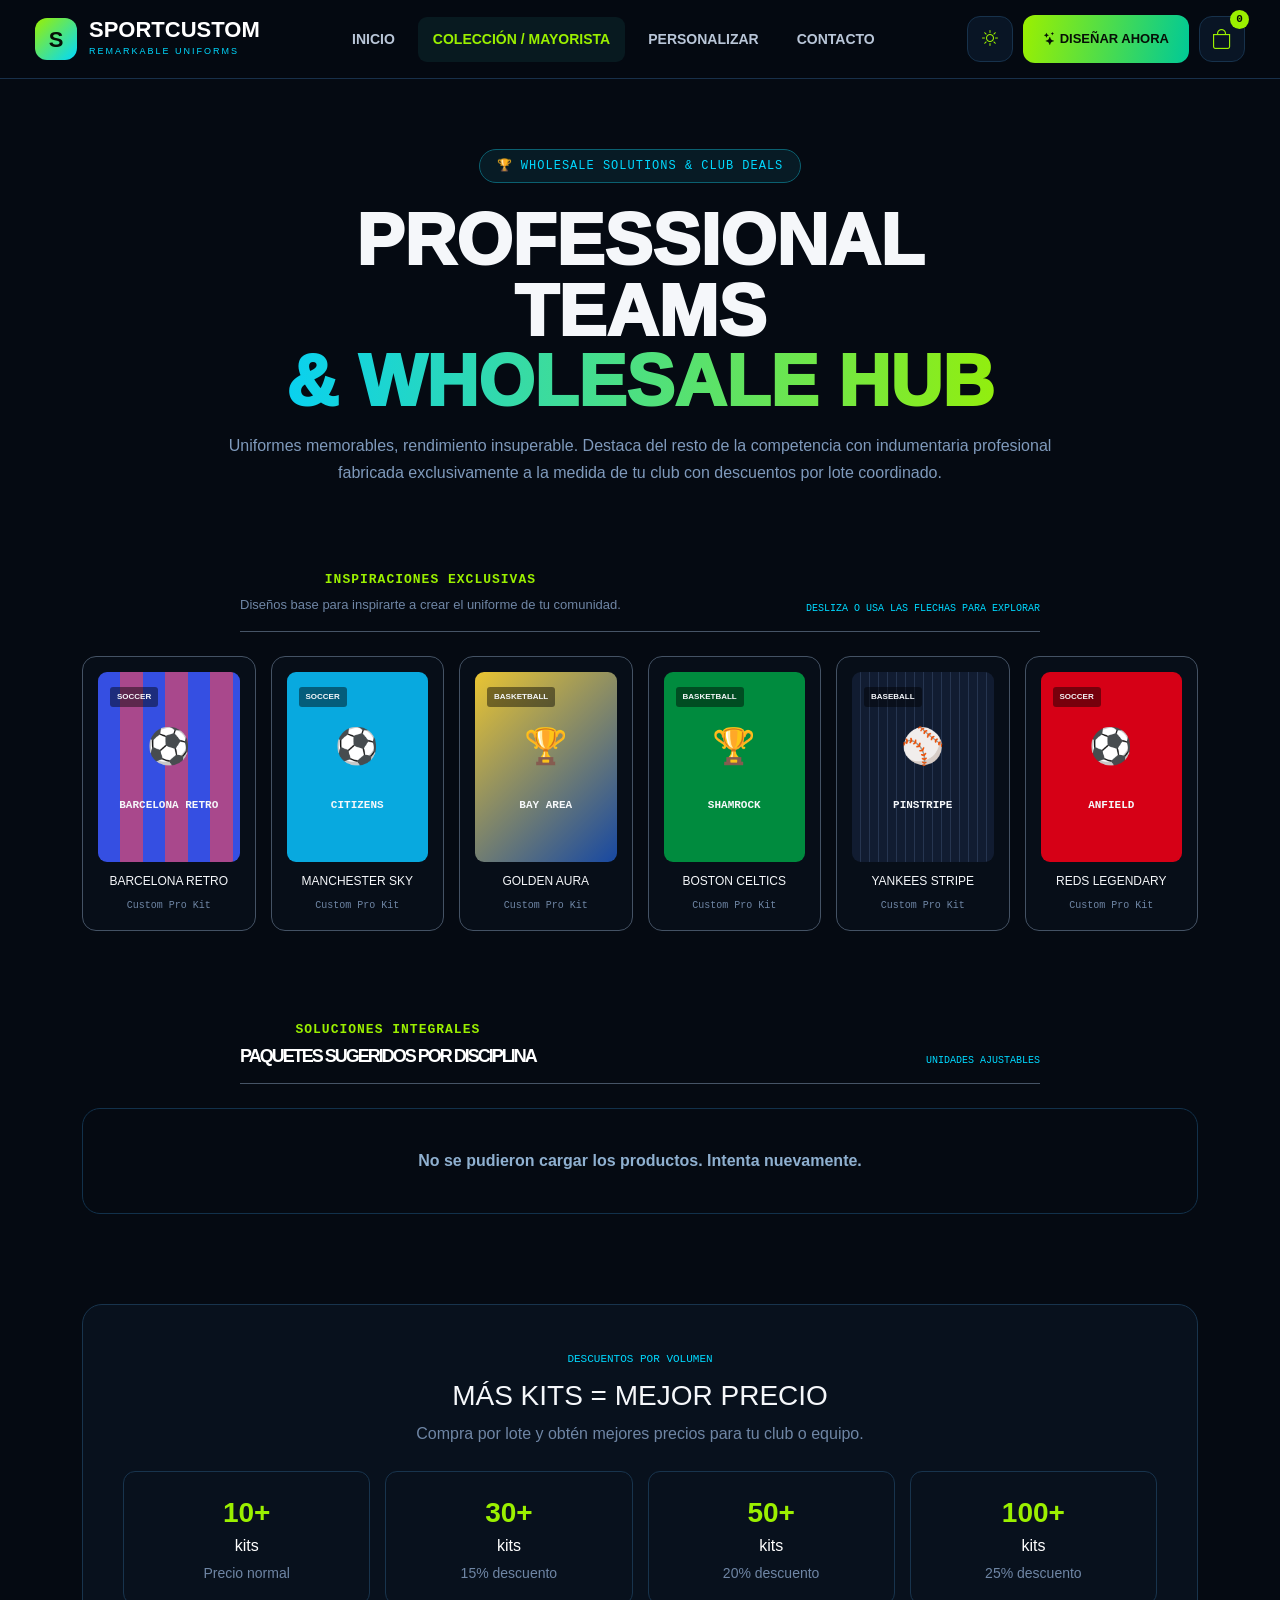
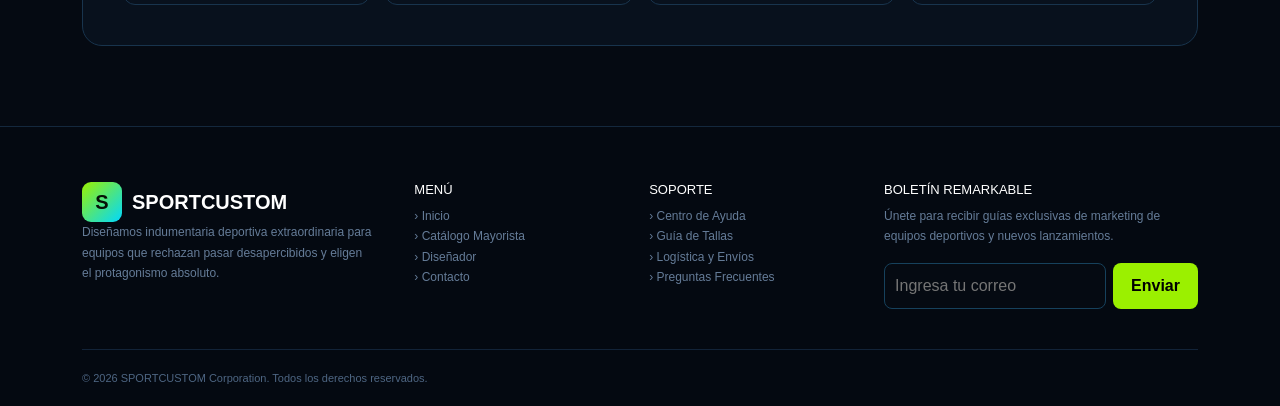
<file: frontend/productos/index.html>
<!DOCTYPE html>
<html lang="es">

<head>

    <meta charset="UTF-8">

    <meta name="viewport"
          content="width=device-width, initial-scale=1.0">

    <title>Colección Mayorista | SPORTCUSTOM</title>

    <!-- Bootstrap -->
    <link
        href="https://cdn.jsdelivr.net/npm/bootstrap@5.3.3/dist/css/bootstrap.min.css"
        rel="stylesheet"
    >

    <!-- Bootstrap Icons -->
    <link
        rel="stylesheet"
        href="https://cdn.jsdelivr.net/npm/bootstrap-icons@1.11.3/font/bootstrap-icons.min.css"
    >

    <!-- CSS general -->
    <link rel="stylesheet" href="../css/style.css">

    <!-- CSS específico de productos -->
    <link rel="stylesheet" href="productos.css">


    <style>
        .products-mysql-grid {
            display: flex;
            flex-direction: column;
            gap: 24px;
        }
        .product-loading {
            width: 100%;
            padding: 40px 20px;
            border: 1px solid #12314b;
            border-radius: 18px;
            color: #8fb0d0;
            text-align: center;
            font-weight: 700;
        }
    </style>

</head>


<body>




<header class="sc-navbar">

    <div class="sc-nav-container">


        <!-- LOGO -->

        <a href="../index.html" class="sc-logo">

            <span class="sc-logo-icon">
                S
            </span>

            <span class="sc-logo-text">

                <strong>
                    SPORTCUSTOM
                </strong>

                <small>
                    REMARKABLE UNIFORMS
                </small>

            </span>

        </a>


        <!-- MENU -->

        <nav class="sc-menu">

            <a href="../index.html">
                INICIO
            </a>

            <a href="index.html"
               class="active">
                COLECCIÓN / MAYORISTA
            </a>

            <a href="../personalizador/index.html">
                PERSONALIZAR
            </a>

            <a href="../index.html#contacto">
                CONTACTO
            </a>

        </nav>


        <!-- ACCIONES -->

        <div class="sc-actions">

            <button
                class="sc-theme"
                type="button"
                title="Cambiar tema">

                <i class="bi bi-sun"></i>

            </button>


            <a
                href="../personalizador/index.html"
                class="sc-design-button">

                <i class="bi bi-stars"></i>

                DISEÑAR AHORA

            </a>


            <a
                href="../carrito/index.html"
                class="sc-cart-button">

                <i class="bi bi-bag"></i>

                <span id="cart-count">
                    0
                </span>

            </a>

        </div>

    </div>

</header>




<main>


    <!-- HERO MAYORISTA -->

    <section class="wholesale-hero">

        <div class="container">

            <div class="hero-badge">

                🏆 WHOLESALE SOLUTIONS & CLUB DEALS

            </div>


            <h1>

                PROFESSIONAL TEAMS

                <span>
                    & WHOLESALE HUB
                </span>

            </h1>


            <p>

                Uniformes memorables, rendimiento insuperable.
                Destaca del resto de la competencia con indumentaria
                profesional fabricada exclusivamente a la medida
                de tu club con descuentos por lote coordinado.

            </p>

        </div>

    </section>



  
    <section class="collection-section">

        <div class="container">


            <div class="section-heading">

                <div>

                    <span>
                        INSPIRACIONES EXCLUSIVAS
                    </span>

                    <p>
                        Diseños base para inspirarte a crear
                        el uniforme de tu comunidad.
                    </p>

                </div>

                <small>
                    DESLIZA O USA LAS FLECHAS PARA EXPLORAR
                </small>

            </div>



            <!-- TARJETAS DE INSPIRACIÓN -->

            <div class="inspiration-grid">


                <div class="inspiration-card">

                    <div class="uniform-preview soccer">

                        <span>
                            SOCCER
                        </span>

                        <strong>
                            ⚽
                        </strong>

                        <b>
                            BARCELONA RETRO
                        </b>

                    </div>

                    <h3>
                        BARCELONA RETRO
                    </h3>

                    <small>
                        Custom Pro Kit
                    </small>

                </div>



                <div class="inspiration-card">

                    <div class="uniform-preview sky">

                        <span>
                            SOCCER
                        </span>

                        <strong>
                            ⚽
                        </strong>

                        <b>
                            CITIZENS
                        </b>

                    </div>

                    <h3>
                        MANCHESTER SKY
                    </h3>

                    <small>
                        Custom Pro Kit
                    </small>

                </div>



                <div class="inspiration-card">

                    <div class="uniform-preview gold">

                        <span>
                            BASKETBALL
                        </span>

                        <strong>
                            🏆
                        </strong>

                        <b>
                            BAY AREA
                        </b>

                    </div>

                    <h3>
                        GOLDEN AURA
                    </h3>

                    <small>
                        Custom Pro Kit
                    </small>

                </div>



                <div class="inspiration-card">

                    <div class="uniform-preview green">

                        <span>
                            BASKETBALL
                        </span>

                        <strong>
                            🏆
                        </strong>

                        <b>
                            SHAMROCK
                        </b>

                    </div>

                    <h3>
                        BOSTON CELTICS
                    </h3>

                    <small>
                        Custom Pro Kit
                    </small>

                </div>



                <div class="inspiration-card">

                    <div class="uniform-preview stripe">

                        <span>
                            BASEBALL
                        </span>

                        <strong>
                            ⚾
                        </strong>

                        <b>
                            PINSTRIPE
                        </b>

                    </div>

                    <h3>
                        YANKEES STRIPE
                    </h3>

                    <small>
                        Custom Pro Kit
                    </small>

                </div>



                <div class="inspiration-card">

                    <div class="uniform-preview red">

                        <span>
                            SOCCER
                        </span>

                        <strong>
                            ⚽
                        </strong>

                        <b>
                            ANFIELD
                        </b>

                    </div>

                    <h3>
                        REDS LEGENDARY
                    </h3>

                    <small>
                        Custom Pro Kit
                    </small>

                </div>


            </div>

        </div>

    </section>



    <!-- =================================================
         PAQUETES
    ================================================== -->

    <section class="packages-section">

        <div class="container">


            <div class="section-heading">

                <div>

                    <span>
                        SOLUCIONES INTEGRALES
                    </span>

                    <h2>
                        PAQUETES SUGERIDOS POR DISCIPLINA
                    </h2>

                </div>

                <small>
                    UNIDADES AJUSTABLES
                </small>

            </div>



            <!-- PRODUCTOS CARGADOS DESDE MYSQL -->
            <div id="productos-mysql" class="products-mysql-grid">
                <div class="product-loading">Cargando productos...</div>
            </div>
        </div>

    </section>



    <!-- =================================================
         DESCUENTOS
    ================================================== -->

    <section class="discount-section">

        <div class="container">

            <div class="discount-box">

                <span>
                    DESCUENTOS POR VOLUMEN
                </span>

                <h2>
                    MÁS KITS = MEJOR PRECIO
                </h2>

                <p>
                    Compra por lote y obtén mejores precios
                    para tu club o equipo.
                </p>


                <div class="discount-grid">

                    <div>
                        <strong>
                            10+
                        </strong>

                        <span>
                            kits
                        </span>

                        <small>
                            Precio normal
                        </small>
                    </div>


                    <div>
                        <strong>
                            30+
                        </strong>

                        <span>
                            kits
                        </span>

                        <small>
                            15% descuento
                        </small>
                    </div>


                    <div>
                        <strong>
                            50+
                        </strong>

                        <span>
                            kits
                        </span>

                        <small>
                            20% descuento
                        </small>
                    </div>


                    <div>
                        <strong>
                            100+
                        </strong>

                        <span>
                            kits
                        </span>

                        <small>
                            25% descuento
                        </small>
                    </div>

                </div>

            </div>

        </div>

    </section>


</main>





<footer class="sc-footer">

    <div class="container">

        <div class="footer-grid">


            <div>

                <div class="footer-logo">

                    <span>
                        S
                    </span>

                    <strong>
                        SPORTCUSTOM
                    </strong>

                </div>

                <p>
                    Diseñamos indumentaria deportiva
                    extraordinaria para equipos que
                    rechazan pasar desapercibidos y
                    eligen el protagonismo absoluto.
                </p>

            </div>


            <div>

                <h4>
                    MENÚ
                </h4>

                <a href="../index.html">
                    › Inicio
                </a>

                <a href="index.html">
                    › Catálogo Mayorista
                </a>

                <a href="../personalizador/index.html">
                    › Diseñador
                </a>

                <a href="../index.html#contacto">
                    › Contacto
                </a>

            </div>


            <div>

                <h4>
                    SOPORTE
                </h4>

                <a href="../index.html">
                    › Centro de Ayuda
                </a>

                <a href="../index.html">
                    › Guía de Tallas
                </a>

                <a href="../index.html">
                    › Logística y Envíos
                </a>

                <a href="../index.html">
                    › Preguntas Frecuentes
                </a>

            </div>


            <div>

                <h4>
                    BOLETÍN REMARKABLE
                </h4>

                <p>
                    Únete para recibir guías exclusivas
                    de marketing de equipos deportivos
                    y nuevos lanzamientos.
                </p>

                <div class="newsletter">

                    <input
                        type="email"
                        placeholder="Ingresa tu correo">

                    <button>
                        Enviar
                    </button>

                </div>

            </div>


        </div>


        <div class="footer-bottom">

            © 2026 SPORTCUSTOM Corporation.
            Todos los derechos reservados.

        </div>

    </div>

</footer>



<!-- JavaScript de productos existente -->
<script src="productos.js"></script>

<!-- Productos dinámicos desde MySQL -->
<script>
document.addEventListener("DOMContentLoaded", async function () {

    const contenedor = document.getElementById("productos-mysql");
    const cartCount = document.getElementById("cart-count");

    if (!contenedor) return;

    function escapar(texto) {
        const div = document.createElement("div");
        div.textContent = texto ?? "";
        return div.innerHTML;
    }

    function iconoCategoria(categoria) {
        const cat = (categoria || "").toLowerCase();
        if (cat.includes("basket")) return "🏀";
        if (cat.includes("baseball") || cat.includes("béisbol")) return "⚾";
        if (cat.includes("voleibol")) return "🏐";
        return "⚽";
    }

    function claseProducto(categoria) {
        const cat = (categoria || "").toLowerCase();
        if (cat.includes("basket")) return "basketball-product";
        if (cat.includes("baseball") || cat.includes("béisbol")) return "baseball-product";
        return "soccer-product";
    }

    function actualizarContador() {
        const carrito = JSON.parse(localStorage.getItem("sportcustom_carrito")) || [];
        const cantidad = carrito.reduce(
            (total, producto) => total + (parseInt(producto.cantidad) || 0),
            0
        );
        if (cartCount) cartCount.textContent = cantidad;
    }

    function agregarAlCarrito(producto, cantidad) {
        const carrito = JSON.parse(localStorage.getItem("sportcustom_carrito")) || [];
        const existente = carrito.find(
            item => String(item.id) === String(producto.id)
        );

        if (existente) {
            existente.cantidad = (parseInt(existente.cantidad) || 0) + cantidad;
        } else {
            carrito.push({
                id: producto.id,
                nombre: producto.nombre,
                descripcion: producto.descripcion || "",
                precio: parseFloat(producto.precio) || 0,
                imagen: producto.imagen || "",
                categoria: producto.categoria || "",
                cantidad: cantidad
            });
        }

        localStorage.setItem(
            "sportcustom_carrito",
            JSON.stringify(carrito)
        );

        actualizarContador();
        alert("Producto agregado al carrito.");
    }

    function renderizarProductos(productos) {

        if (!productos.length) {
            contenedor.innerHTML = `
                <div class="product-loading">
                    No hay productos disponibles en este momento.
                </div>`;
            return;
        }

        contenedor.innerHTML = productos.map(producto => {

            const precio = parseFloat(producto.precio) || 0;
            const stock = parseInt(producto.stock) || 0;
            const disponible = stock > 0;
            const nombre = escapar(producto.nombre);
            const descripcion = escapar(producto.descripcion);
            const categoria = escapar(producto.categoria || "Deportivo");
            const clase = claseProducto(producto.categoria);
            const icono = iconoCategoria(producto.categoria);

            return `
                <article
                    class="product-card"
                    data-id="${producto.id}"
                    data-stock="${stock}"
                    data-price="${precio}">

                    <div class="product-image ${clase}">
                        <span>Ref #${producto.id}</span>
                        <div class="shirt-art">${icono}</div>
                    </div>

                    <div class="product-information">

                        <div class="product-tags">
                            <span class="tag-green">${categoria}</span>
                            <span>100% PERSONALIZADO</span>
                        </div>

                        <h3>${nombre}</h3>

                        <p>${descripcion}</p>

                        <ul>
                            <li>Diseño deportivo personalizado</li>
                            <li>Fabricación para equipos</li>
                            <li>Material deportivo de calidad</li>
                            <li>Opciones para pedidos por lote</li>
                        </ul>

                        <div class="stock-info">
                            <span>
                                🟢 Stock:
                                <strong class="stock-number">${stock}</strong>
                                unidades
                            </span>
                            <span>Compra mínima: 1 kit</span>
                        </div>

                    </div>

                    <div class="product-buy">

                        <div class="price">
                            <strong>$${precio.toFixed(2)}</strong>
                            <small>/ kit</small>
                        </div>

                        <div class="quantity-control">
                            <button class="quantity-minus" type="button">−</button>
                            <input
                                type="number"
                                class="quantity-input"
                                value="1"
                                min="1"
                                max="${Math.max(stock, 1)}">
                            <button class="quantity-plus" type="button">+</button>
                        </div>

                        <div class="product-total">
                            Total:
                            <strong>$${precio.toFixed(2)}</strong>
                        </div>

                        <button
                            class="add-kit-button"
                            type="button"
                            ${disponible ? "" : "disabled"}>
                            ${disponible ? "AÑADIR KIT" : "AGOTADO"}
                            <i class="bi bi-cart-plus"></i>
                        </button>

                    </div>

                </article>`;

        }).join("");

        contenedor.querySelectorAll(".product-card").forEach(card => {

            const producto = productos.find(
                item => String(item.id) === String(card.dataset.id)
            );

            const input = card.querySelector(".quantity-input");
            const total = card.querySelector(".product-total strong");
            const precio = parseFloat(producto.precio) || 0;
            const stock = parseInt(producto.stock) || 0;

            function actualizarTotal() {
                let cantidad = parseInt(input.value) || 1;
                cantidad = Math.max(1, Math.min(cantidad, stock || 1));
                input.value = cantidad;
                total.textContent = "$" + (precio * cantidad).toFixed(2);
            }

            card.querySelector(".quantity-minus").addEventListener("click", function () {
                input.value = Math.max(
                    1,
                    (parseInt(input.value) || 1) - 1
                );
                actualizarTotal();
            });

            card.querySelector(".quantity-plus").addEventListener("click", function () {
                input.value = Math.min(
                    stock || 1,
                    (parseInt(input.value) || 1) + 1
                );
                actualizarTotal();
            });

            input.addEventListener("input", actualizarTotal);

            card.querySelector(".add-kit-button").addEventListener("click", function () {
                const cantidad = parseInt(input.value) || 1;
                agregarAlCarrito(producto, cantidad);
            });
        });
    }

    try {

        const respuesta = await fetch("../../backend/productos.php", {
            method: "GET",
            credentials: "same-origin"
        });

        if (!respuesta.ok) {
            throw new Error("HTTP " + respuesta.status);
        }

        const data = await respuesta.json();

        if (!data.success) {
            throw new Error(
                data.message || "No se pudieron cargar los productos."
            );
        }

        renderizarProductos(data.productos || []);
        actualizarContador();

    } catch (error) {

        console.error("Error cargando productos:", error);

        contenedor.innerHTML = `
            <div class="product-loading">
                No se pudieron cargar los productos. Intenta nuevamente.
            </div>`;
    }
});
</script>

</body>

</html>
</file>
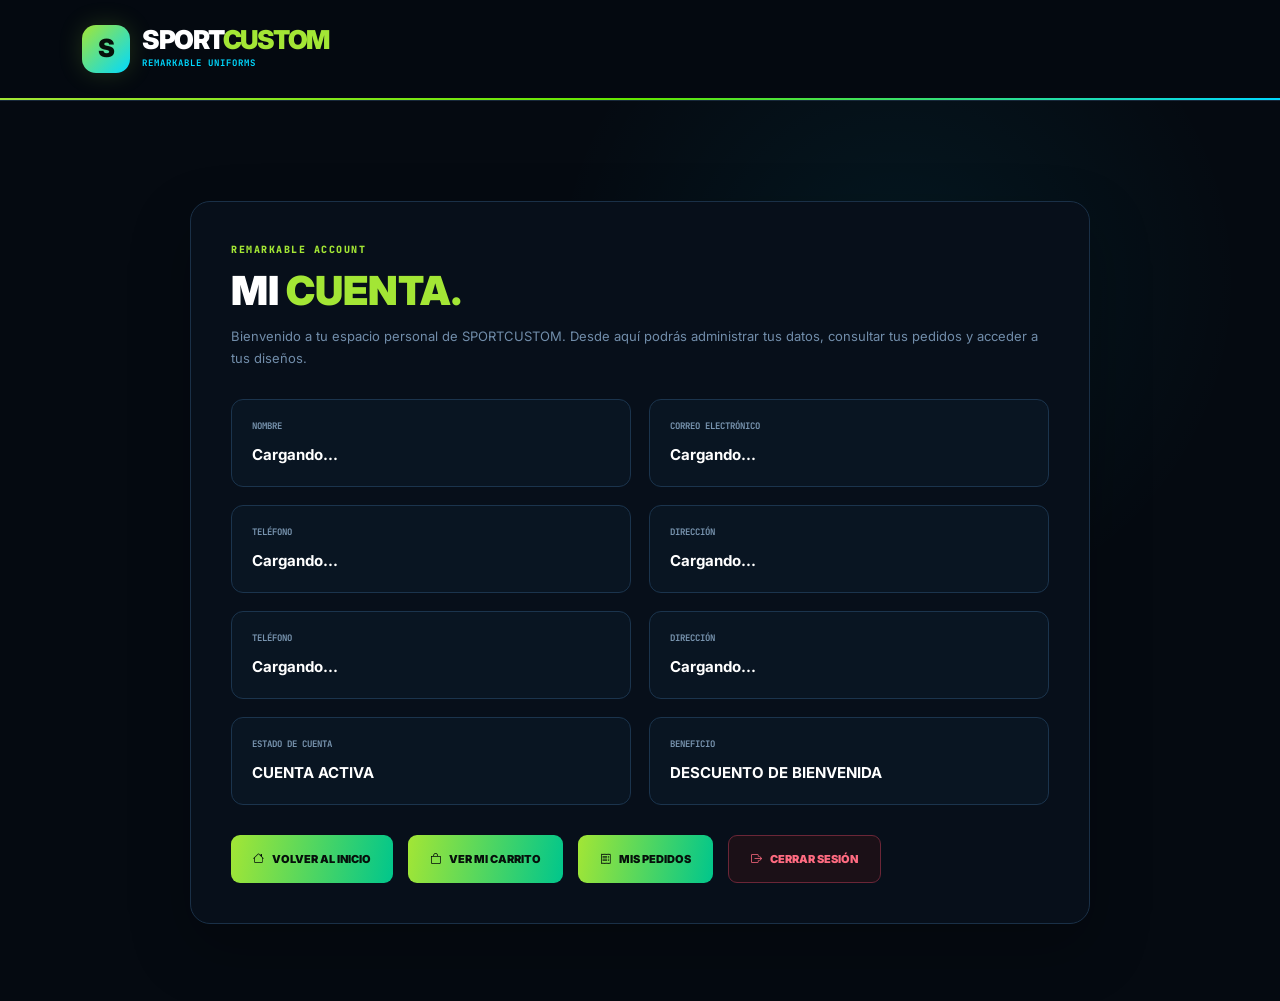
<file: frontend/usuario/cuenta.html>
<!DOCTYPE html>
<html lang="es">

<head>

    <meta charset="UTF-8">

    <meta
        name="viewport"
        content="width=device-width, initial-scale=1.0">

    <title>Mi cuenta | SPORTCUSTOM</title>

    <link
        href="https://cdn.jsdelivr.net/npm/bootstrap@5.3.3/dist/css/bootstrap.min.css"
        rel="stylesheet">

    <link
        rel="stylesheet"
        href="https://cdn.jsdelivr.net/npm/bootstrap-icons@1.11.3/font/bootstrap-icons.min.css">

    <link
        href="https://fonts.googleapis.com/css2?family=Inter:wght@400;600;700;800;900&family=JetBrains+Mono:wght@400;700&display=swap"
        rel="stylesheet">

    <link
        rel="stylesheet"
        href="../css/style.css">

    <style>

        .account-page {

            min-height: 100vh;

            padding: 100px 20px 70px;

            background:
                radial-gradient(
                    circle at 70% 20%,
                    rgba(0,217,255,.07),
                    transparent 30%
                );
        }

        .account-box {

            width: 100%;

            max-width: 900px;

            margin: auto;

            padding: 40px;

            border: 1px solid #1a3047;

            border-radius: 20px;

            background: #070f1a;

            box-shadow:
                0 25px 60px rgba(0,0,0,.25);
        }

        .account-kicker {

            color: #a3e635;

            font-family: "JetBrains Mono", monospace;

            font-size: 10px;

            font-weight: 800;

            letter-spacing: 1.5px;
        }

        .account-box h1 {

            margin: 10px 0;

            color: white;

            font-size: 40px;

            font-weight: 900;
        }

        .account-box h1 span {

            color: #a3e635;
        }

        .account-description {

            color: #718daa;

            font-size: 13px;

            line-height: 1.7;

            margin-bottom: 30px;
        }

        .account-info {

            display: grid;

            grid-template-columns:
                repeat(2, 1fr);

            gap: 18px;

            margin-bottom: 30px;
        }

        .account-item {

            padding: 20px;

            border: 1px solid #1b344d;

            border-radius: 12px;

            background: #091522;
        }

        .account-item small {

            display: block;

            margin-bottom: 8px;

            color: #7894af;

            font-family: "JetBrains Mono", monospace;

            font-size: 9px;

            font-weight: 700;
        }

        .account-item strong {

            color: white;

            font-size: 15px;
        }

        .account-actions {

            display: flex;

            gap: 15px;

            flex-wrap: wrap;
        }

        .account-button {

            display: inline-flex;

            align-items: center;

            justify-content: center;

            gap: 8px;

            min-height: 48px;

            padding: 0 22px;

            border-radius: 9px;

            text-decoration: none;

            font-size: 11px;

            font-weight: 900;
        }

        .account-button.primary {

            background:
                linear-gradient(
                    100deg,
                    #a3e635,
                    #00c68c
                );

            color: #06100b;
        }

        .account-button.secondary {

            border: 1px solid #17445a;

            background: #091522;

            color: #00d9ff;
        }

        .account-button.logout {

            border: 1px solid #6b2637;

            background: #1b1017;

            color: #ff6b81;

        }

        @media (max-width: 600px) {

            .account-box {

                padding: 25px;

            }

            .account-box h1 {

                font-size: 30px;

            }

            .account-info {

                grid-template-columns: 1fr;

            }

            .account-actions {

                flex-direction: column;

            }

            .account-button {

                width: 100%;

            }

        }

    </style>

</head>


<body>


<header class="main-header">

    <nav class="navbar navbar-expand-lg">

        <div class="container">

            <a
                href="../index.html"
                class="brand">

                <div class="brand-symbol">
                    S
                </div>

                <div class="brand-text">

                    <strong>
                        SPORT<span>CUSTOM</span>
                    </strong>

                    <small>
                        REMARKABLE UNIFORMS
                    </small>

                </div>

            </a>

        </div>

    </nav>

</header>


<main>

<section class="account-page">

    <div class="account-box">

        <div class="account-kicker">
            REMARKABLE ACCOUNT
        </div>


        <h1>
            MI <span>CUENTA.</span>
        </h1>


        <p class="account-description">

            Bienvenido a tu espacio personal de SPORTCUSTOM.
            Desde aquí podrás administrar tus datos,
            consultar tus pedidos y acceder a tus diseños.

        </p>


        <div class="account-info">


            <div class="account-item">

                <small>
                    NOMBRE
                </small>

                <strong id="nombreUsuario">
                    Cargando...
                </strong>

            </div>


            <div class="account-item">

                <small>
                    CORREO ELECTRÓNICO
                </small>

                <strong id="correoUsuario">
                    Cargando...
                </strong>

            </div>

            <div class="account-item">
                <small>
                    TELÉFONO
                </small>
                <strong id="telefonoUsuario">
                     Cargando...
                </strong>
            </div>

            
            <div class="account-item">
                <small>
                  DIRECCIÓN
                </small>
                <strong id="direccionUsuario">
                    Cargando...
                </strong>
            </div>

            <div class="account-item">
               <small>
                 TELÉFONO
                </small>
                 <strong id="telefonoUsuario">
                    Cargando...
                </strong>
            </div>

            <div class="account-item">
                 <small>
                     DIRECCIÓN
                </small>
               <strong id="direccionUsuario">
                 Cargando...
                </strong>
            </div>


            <div class="account-item">

                <small>
                    ESTADO DE CUENTA
                </small>

                <strong>
                    CUENTA ACTIVA
                </strong>

            </div>


            <div class="account-item">

                <small>
                    BENEFICIO
                </small>

                <strong>
                    DESCUENTO DE BIENVENIDA
                </strong>

            </div>


        </div>


        <div class="account-actions">


            <a
                href="../index.html"
                class="account-button primary">

                <i class="bi bi-house"></i>

                VOLVER AL INICIO

            </a>


            <a
                href="../carrito/index.html"
                class="account-button primary">

                <i class="bi bi-bag"></i>

                VER MI CARRITO

            </a>
           
            <a 
                href="pedidos.html"
                 class="account-button primary">
                
                <i class="bi bi-receipt"></i>
                
                MIS PEDIDOS
            </a>


            <a
                href="../../backend/cerrar_sesion.php"
                class="account-button logout">

                <i class="bi bi-box-arrow-right"></i>

                CERRAR SESIÓN

            </a>


        </div>

    </div>

</section>

</main>


<script>

document.addEventListener(
    "DOMContentLoaded",
    function () {

        fetch("../../backend/usuario.php", {

            method: "GET",

            credentials: "same-origin",

            cache: "no-store"

        })

        .then(function(response) {

            if (!response.ok) {

                throw new Error(
                    "Error HTTP: " +
                    response.status
                );

            }

            return response.json();

        })

        .then(function(data) {

            if (data.sesion !== true) {

                window.location.href =
                    "login.html";

                return;

            }


            document.getElementById(
                "nombreUsuario"
            ).textContent =
                data.nombre;


            document.getElementById(
                "correoUsuario"
            ).textContent =
              data.correo;
            
            document.getElementById(
                "telefonoUsuario"
            ).textContent =
                data.telefono || "No registrado";


            document.getElementById(
                "direccionUsuario"
            ).textContent =
                data.direccion || "No registrada";   


        })

        .catch(function(error) {

            console.error(
                "Error al cargar la cuenta:",
                error
            );

        });

    }
);

</script>


</body>

</html>
</file>
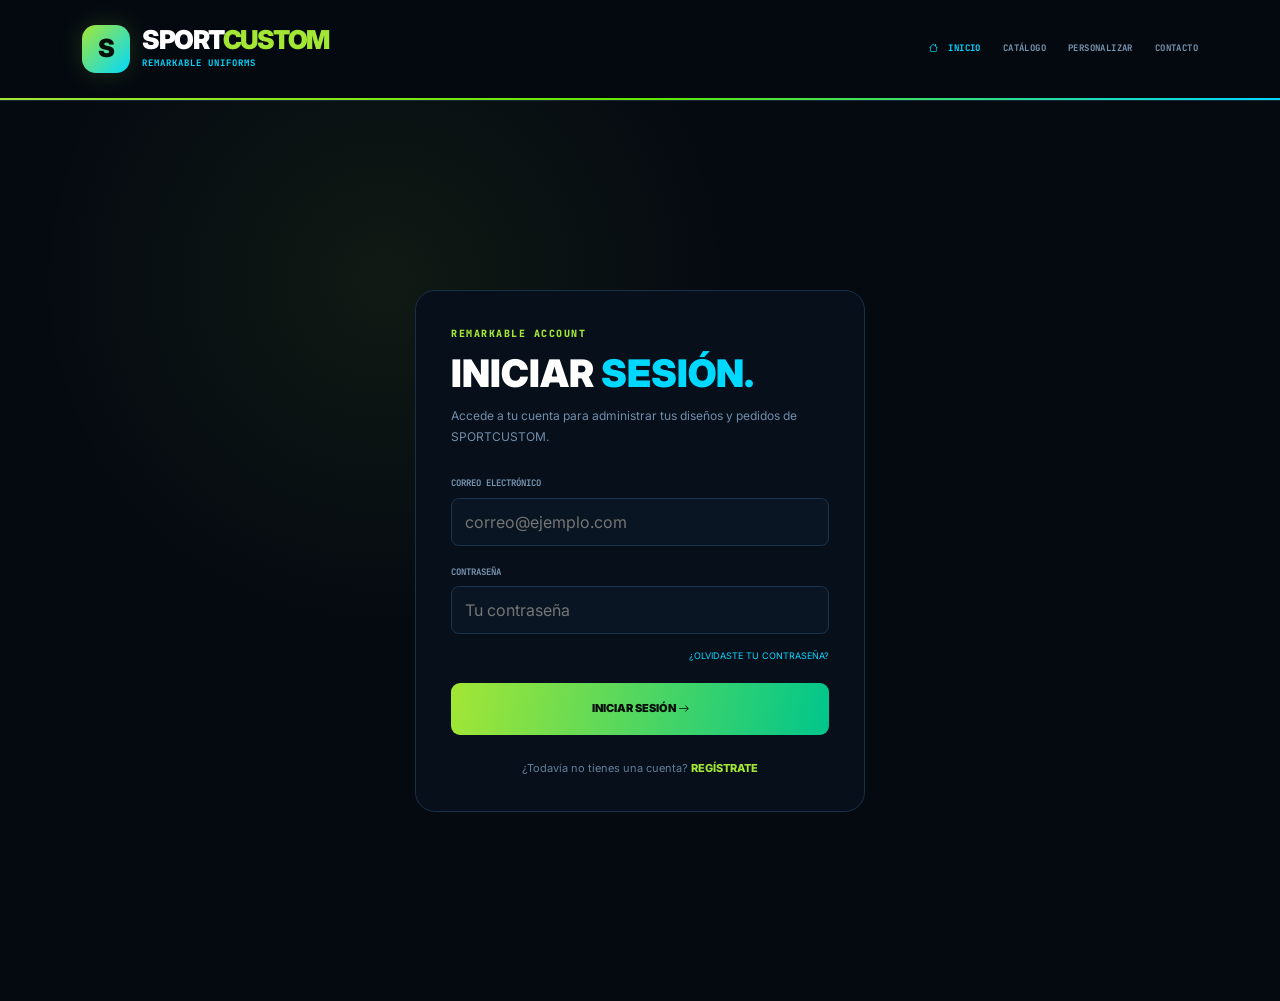
<file: frontend/usuario/login.html>
<!DOCTYPE html>
<html lang="es">

<head>

    <meta charset="UTF-8">

    <meta
        name="viewport"
        content="width=device-width, initial-scale=1.0">

    <title>Iniciar sesión | SPORTCUSTOM</title>

    <link
        href="https://cdn.jsdelivr.net/npm/bootstrap@5.3.3/dist/css/bootstrap.min.css"
        rel="stylesheet">

    <link
        rel="stylesheet"
        href="https://cdn.jsdelivr.net/npm/bootstrap-icons@1.11.3/font/bootstrap-icons.min.css">

    <link
        href="https://fonts.googleapis.com/css2?family=Inter:wght@400;600;700;800;900&family=JetBrains+Mono:wght@400;700&display=swap"
        rel="stylesheet">

    <link
        rel="stylesheet"
        href="../css/style.css">


    <style>

        .auth-page {
            min-height: 100vh;
            padding: 70px 20px;

            display: flex;
            align-items: center;

            background:
                radial-gradient(
                    circle at 30% 20%,
                    rgba(163,230,53,.07),
                    transparent 30%
                );
        }


        /* =========================================
           NAVEGACIÓN DEL LOGIN
        ========================================= */

        .auth-nav {
            display: flex;
            align-items: center;
            justify-content: flex-end;
            gap: 22px;
            margin-left: auto;
        }

        .auth-nav a {
            color: #7894af;
            font-family:
                "JetBrains Mono",
                monospace;

            font-size: 9px;
            font-weight: 700;

            text-decoration: none;
            letter-spacing: .4px;

            transition: .2s ease;
        }

        .auth-nav a:hover {
            color: #a3e635;
        }

        .auth-nav .auth-home {
            color: #00d9ff;
        }

        .auth-nav .auth-home i {
            margin-right: 5px;
        }


        /* =========================================
           CAJA LOGIN
        ========================================= */

        .auth-box {
            width: 100%;
            max-width: 450px;

            margin: auto;
            padding: 35px;

            border: 1px solid #1a3047;
            border-radius: 20px;

            background: #070f1a;
        }


        .auth-kicker {

            color: #a3e635;

            font-family:
                "JetBrains Mono",
                monospace;

            font-size: 10px;
            font-weight: 800;

            letter-spacing: 1.5px;
        }


        .auth-box h1 {

            margin: 10px 0;

            color: white;

            font-size: 38px;
            font-weight: 900;
        }


        .auth-box h1 span {
            color: #00d9ff;
        }


        .auth-description {

            margin-bottom: 30px;

            color: #718daa;

            font-size: 12px;
            line-height: 1.7;
        }


        .form-label-custom {

            display: block;

            margin-bottom: 7px;

            color: #7894af;

            font-family:
                "JetBrains Mono",
                monospace;

            font-size: 9px;
            font-weight: 700;
        }


        .auth-input {

            width: 100%;
            height: 48px;

            margin-bottom: 20px;
            padding: 0 13px;

            border: 1px solid #1b344d;
            border-radius: 8px;

            outline: none;

            background: #091522;
            color: white;
        }


        .auth-input:focus {
            border-color: #a3e635;
        }


        .auth-button {

            width: 100%;
            height: 52px;

            border: none;
            border-radius: 9px;

            background:
                linear-gradient(
                    100deg,
                    #a3e635,
                    #00c68c
                );

            color: #06100b;

            font-size: 11px;
            font-weight: 900;

            cursor: pointer;
        }


        .auth-button:disabled {

            opacity: .6;
            cursor: not-allowed;
        }


        .forgot-password {

            display: block;

            margin: -5px 0 20px;

            color: #00d9ff;

            font-size: 9px;

            text-align: right;

            text-decoration: none;
        }


        .auth-footer {

            margin-top: 25px;

            text-align: center;

            color: #637f9b;

            font-size: 11px;
        }


        .auth-footer a {

            color: #a3e635;

            font-weight: 800;

            text-decoration: none;
        }


        /* =========================================
           MENSAJE
        ========================================= */

        .login-message {

            display: none;

            margin-bottom: 20px;
            padding: 12px 14px;

            border-radius: 8px;

            font-size: 11px;
            line-height: 1.5;
        }


        .login-message.success {

            display: block;

            border: 1px solid
                rgba(163,230,53,.35);

            background:
                rgba(163,230,53,.08);

            color: #a3e635;
        }


        .login-message.error {

            display: block;

            border: 1px solid
                rgba(255,70,70,.35);

            background:
                rgba(255,70,70,.08);

            color: #ff7777;
        }


        /* =========================================
           MÓVIL
        ========================================= */

        @media (max-width: 700px) {

            .auth-nav {
                gap: 10px;
            }

            .auth-nav a {
                font-size: 8px;
            }

            .auth-nav a:nth-child(n+3) {
                display: none;
            }

        }

    </style>

</head>


<body>


<header class="main-header">

    <nav class="navbar navbar-expand-lg">

        <div class="container">


            <!-- LOGO -->
            <a
                href="../index.html"
                class="brand">

                <div class="brand-symbol">
                    S
                </div>

                <div class="brand-text">

                    <strong>
                        SPORT<span>CUSTOM</span>
                    </strong>

                    <small>
                        REMARKABLE UNIFORMS
                    </small>

                </div>

            </a>


            <!-- =====================================
                 NAVEGACIÓN AGREGADA
                 ===================================== -->

            <div class="auth-nav">

                <a
                    href="../index.html"
                    class="auth-home">

                    <i class="bi bi-house"></i>

                    INICIO

                </a>


                <a href="../productos/index.html">

                    CATÁLOGO

                </a>


                <a href="../personalizador/index.html">

                    PERSONALIZAR

                </a>


                <a href="../contacto/index.html">

                    CONTACTO

                </a>

            </div>


        </div>

    </nav>

</header>



<main>

<section class="auth-page">


    <div class="auth-box">


        <div class="auth-kicker">

            REMARKABLE ACCOUNT

        </div>



        <h1>

            INICIAR <span>SESIÓN.</span>

        </h1>



        <p class="auth-description">

            Accede a tu cuenta para administrar tus diseños
            y pedidos de SPORTCUSTOM.

        </p>



        <!-- =====================================
             MENSAJE DE LOGIN
        ====================================== -->

        <div
            id="loginMessage"
            class="login-message">
        </div>



        <!-- =====================================
             FORMULARIO
        ====================================== -->

        <form id="loginForm">


            <label class="form-label-custom">

                CORREO ELECTRÓNICO

            </label>



            <input
                type="email"
                id="correo"
                class="auth-input"
                placeholder="correo@ejemplo.com"
                required>



            <label class="form-label-custom">

                CONTRASEÑA

            </label>



            <input
                type="password"
                id="password"
                class="auth-input"
                placeholder="Tu contraseña"
                required>



            <a
                href="#"
                class="forgot-password">

                ¿OLVIDASTE TU CONTRASEÑA?

            </a>



            <button
                type="submit"
                class="auth-button"
                id="loginButton">

                INICIAR SESIÓN

                <i class="bi bi-arrow-right"></i>

            </button>


        </form>



        <div class="auth-footer">

            ¿Todavía no tienes una cuenta?

            <a href="registro.html">

                REGÍSTRATE

            </a>

        </div>


    </div>


</section>

</main>



<script>


/* =========================================
   LOGIN SPORTCUSTOM
========================================= */


document
    .getElementById("loginForm")
    .addEventListener(
        "submit",
        async function(event) {


            event.preventDefault();



            const correo =
                document
                    .getElementById("correo")
                    .value
                    .trim();



            const password =
                document
                    .getElementById("password")
                    .value;



            const message =
                document
                    .getElementById("loginMessage");



            const button =
                document
                    .getElementById("loginButton");



            /* =====================================
               VALIDAR
            ===================================== */


            if (!correo || !password) {

                message.className =
                    "login-message error";

                message.textContent =
                    "Debes completar el correo y la contraseña.";

                return;

            }



            /* =====================================
               BOTÓN
            ===================================== */


            button.disabled = true;

            button.innerHTML = `

                INICIANDO SESIÓN...

                <i class="bi bi-arrow-repeat"></i>

            `;



            /* =====================================
               FORM DATA
            ===================================== */


            const datos =
                new FormData();



            datos.append(
                "correo",
                correo
            );



            datos.append(
                "password",
                password
            );



            try {


                /* =================================
                   LOGIN
                ================================= */


                const respuestaLogin =
                    await fetch(
                        "../../backend/login.php",
                        {
                            method: "POST",

                            body: datos,

                            credentials: "same-origin"
                        }
                    );



                const resultadoLogin =
                    await respuestaLogin.text();



                console.log(
                    "Respuesta login.php:",
                    resultadoLogin
                );



                /* =================================
                   COMPROBAR LOGIN
                ================================= */


                if (
                    !resultadoLogin.includes(
                        "LOGIN_EXITOSO"
                    )
                ) {


                    message.className =
                        "login-message error";


                    message.textContent =
                        resultadoLogin ||
                        "El correo o la contraseña son incorrectos.";


                    button.disabled = false;


                    button.innerHTML = `

                        INICIAR SESIÓN

                        <i class="bi bi-arrow-right"></i>

                    `;


                    return;

                }



                /* =================================
                   COMPROBAR ADMINISTRADOR
                ================================= */


                const respuestaAdmin =
                    await fetch(
                        "../../backend/admin_auth.php",
                        {
                            method: "GET",

                            credentials: "same-origin",

                            cache: "no-store"
                        }
                    );



                const resultadoAdmin =
                    await respuestaAdmin.json();



                console.log(
                    "Respuesta admin_auth.php:",
                    resultadoAdmin
                );



                /* =================================
                   ADMINISTRADOR
                ================================= */


                if (
                    resultadoAdmin.success === true &&
                    resultadoAdmin.admin === true
                ) {


                    message.className =
                        "login-message success";


                    message.textContent =
                        "¡Bienvenido, administrador!";


                    setTimeout(
                        function() {

                            window.location.href =
                                "../admin/index.html";

                        },
                        700
                    );


                    return;

                }



                /* =================================
                   CLIENTE NORMAL
                ================================= */


                message.className =
                    "login-message success";


                message.textContent =
                    "¡Bienvenido a SPORTCUSTOM!";


                setTimeout(
                    function() {

                        window.location.href =
                            "cuenta.html";

                    },
                    700
                );


            }


            catch (error) {


                console.error(
                    "Error:",
                    error
                );


                message.className =
                    "login-message error";


                message.textContent =
                    "No se pudo conectar con el servidor.";


                button.disabled = false;


                button.innerHTML = `

                    INICIAR SESIÓN

                    <i class="bi bi-arrow-right"></i>

                `;

            }

        }

    );


</script>


</body>

</html>
</file>
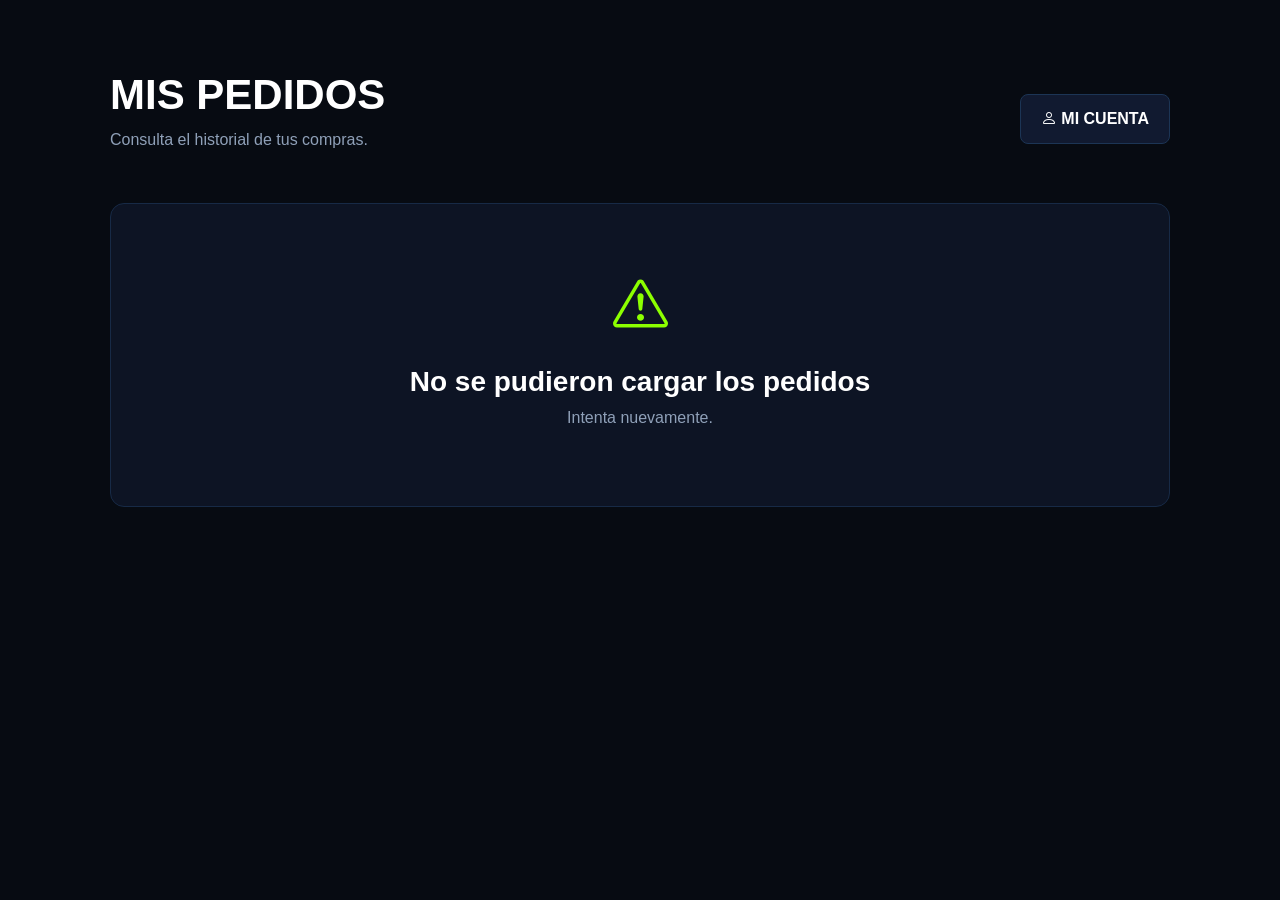
<file: frontend/usuario/pedidos.html>
<!DOCTYPE html>
<html lang="es">
<head>
    <meta charset="UTF-8">
    <meta name="viewport" content="width=device-width, initial-scale=1.0">

    <title>Mis pedidos | SPORTCUSTOM</title>

    <link href="https://cdn.jsdelivr.net/npm/bootstrap@5.3.3/dist/css/bootstrap.min.css" rel="stylesheet">
    <link href="https://cdn.jsdelivr.net/npm/bootstrap-icons@1.11.3/font/bootstrap-icons.css" rel="stylesheet">

    <link rel="stylesheet" href="../css/style.css">

    <style>
    body {
        background: #070b12;
        color: #ffffff;
        font-family: Arial, sans-serif;
    }

    .pedidos-container {
        max-width: 1100px;
        margin: 50px auto;
        padding: 20px;
    }

    .pedidos-header {
        display: flex;
        justify-content: space-between;
        align-items: center;
        margin-bottom: 35px;
        gap: 20px;
        flex-wrap: wrap;
    }

    .pedidos-header h1 {
        margin: 0;
        font-size: 42px;
        font-weight: 800;
        text-transform: uppercase;
        color: #ffffff;
    }

    .pedidos-header p {
        margin-top: 8px;
        color: #8fa0b8;
        font-size: 16px;
    }

    /* TARJETA DEL PEDIDO */
    .pedido-card {
        background: #0d1424;
        border: 1px solid #172a46;
        border-radius: 14px;
        padding: 24px;
        margin-bottom: 22px;
        box-shadow: 0 0 25px rgba(0, 255, 180, 0.08);
        transition: 0.3s ease;
    }

    .pedido-card:hover {
        border-color: #8cff00;
        box-shadow: 0 0 30px rgba(140, 255, 0, 0.12);
        transform: translateY(-2px);
    }

    .pedido-top {
        display: flex;
        justify-content: space-between;
        align-items: center;
        gap: 15px;
        flex-wrap: wrap;
        margin-bottom: 20px;
    }

    .pedido-numero {
        font-size: 22px;
        font-weight: 800;
        color: #ffffff;
        text-transform: uppercase;
    }

    /* CAJAS DE INFORMACIÓN */
    .pedido-info {
        display: grid;
        grid-template-columns: repeat(3, 1fr);
        gap: 15px;
    }

    .info-box {
        background: #111a30;
        border: 1px solid #1b3150;
        border-radius: 9px;
        padding: 16px;
    }

    .info-box small {
        display: block;
        color: #71839e;
        margin-bottom: 7px;
        font-size: 12px;
        font-weight: 700;
        letter-spacing: 0.5px;
    }

    .info-box strong {
        color: #ffffff;
        font-size: 17px;
    }

    /* TOTAL */
    .info-box:last-child strong {
        color: #8cff00;
    }

    /* ESTADO */
    .estado {
        display: inline-block;
        padding: 7px 15px;
        border-radius: 20px;
        font-size: 12px;
        font-weight: 800;
        text-transform: uppercase;
        letter-spacing: .5px;
    }

    .estado-pendiente {
        background: rgba(140, 255, 0, 0.10);
        color: #8cff00;
        border: 1px solid #8cff00;
    }

    .estado-procesando {
        background: rgba(0, 210, 255, 0.10);
        color: #00d9ff;
        border: 1px solid #00d9ff;
    }

    .estado-enviado {
        background: rgba(0, 255, 190, 0.10);
        color: #00ffbe;
        border: 1px solid #00ffbe;
    }

    .estado-entregado {
        background: rgba(140, 255, 0, 0.10);
        color: #8cff00;
        border: 1px solid #8cff00;
    }

    .estado-cancelado {
        background: rgba(255, 70, 90, 0.10);
        color: #ff6478;
        border: 1px solid #ff6478;
    }

    /* BOTÓN MI CUENTA */
    .pedidos-header .btn {
        background: #111a30;
        border: 1px solid #1c3555;
        color: #ffffff;
        padding: 12px 20px;
        border-radius: 8px;
        font-weight: 700;
        transition: .3s;
    }

    .pedidos-header .btn:hover {
        border-color: #8cff00;
        color: #8cff00;
        box-shadow: 0 0 15px rgba(140, 255, 0, 0.15);
    }

    /* SIN PEDIDOS */
    .sin-pedidos {
        background: #0d1424;
        border: 1px solid #172a46;
        border-radius: 14px;
        padding: 60px 20px;
        text-align: center;
    }

    .sin-pedidos i {
        font-size: 55px;
        color: #8cff00;
        display: block;
        margin-bottom: 18px;
    }

    .sin-pedidos h3 {
        color: #ffffff;
        font-weight: 700;
    }

    .sin-pedidos p {
        color: #8fa0b8;
    }

    .sin-pedidos .btn {
        background: linear-gradient(90deg, #8cff00, #00c896);
        border: none;
        color: #05080d;
        font-weight: 800;
        padding: 12px 22px;
        border-radius: 8px;
    }

    /* RESPONSIVE */
    @media (max-width: 768px) {

        .pedidos-container {
            margin: 25px auto;
        }

        .pedidos-header h1 {
            font-size: 32px;
        }

        .pedido-info {
            grid-template-columns: 1fr;
        }

        .pedido-card {
            padding: 18px;
        }
    }
</style>
</head>

<body>

    <main class="pedidos-container">

        <div class="pedidos-header">
            <div>
                <h1>Mis pedidos</h1>
                <p>Consulta el historial de tus compras.</p>
            </div>

            <a href="cuenta.html" class="btn btn-dark">
                <i class="bi bi-person"></i>
                MI CUENTA
            </a>
        </div>

        <div id="listaPedidos">
            <div class="text-center py-5">
                <div class="spinner-border"></div>
                <p class="mt-3">Cargando pedidos...</p>
            </div>
        </div>

    </main>

    <script>

        function claseEstado(estado) {

            estado = String(estado || "").toLowerCase();

            if (estado === "pendiente") {
                return "estado-pendiente";
            }

            if (estado === "procesando" || estado === "en proceso") {
                return "estado-procesando";
            }

            if (estado === "enviado") {
                return "estado-enviado";
            }

            if (estado === "entregado") {
                return "estado-entregado";
            }

            if (estado === "cancelado") {
                return "estado-cancelado";
            }

            return "estado-pendiente";
        }


        fetch("../../backend/mis_pedidos.php", {
            credentials: "same-origin"
        })

        .then(response => response.json())

        .then(data => {

            const contenedor = document.getElementById("listaPedidos");

            if (!data.sesion) {
                window.location.href = "login.html";
                return;
            }

            if (!data.success || !data.pedidos || data.pedidos.length === 0) {

                contenedor.innerHTML = `
                    <div class="sin-pedidos">
                        <i class="bi bi-bag-x"></i>

                        <h3>No tienes pedidos todavía</h3>

                        <p>
                            Cuando realices una compra,
                            aparecerá aquí.
                        </p>

                        <a href="../productos/index.html"
                           class="btn btn-dark mt-3">
                            VER COLECCIÓN
                        </a>
                    </div>
                `;

                return;
            }


            contenedor.innerHTML = data.pedidos.map(pedido => {

                const estado = pedido.estado || "pendiente";

                return `
                    <div class="pedido-card">

                        <div class="pedido-top">

                            <div class="pedido-numero">
                                Pedido #${pedido.id}
                            </div>

                            <span class="estado ${claseEstado(estado)}">
                                ${estado}
                            </span>

                        </div>


                        <div class="pedido-info">

                            <div class="info-box">
                                <small>FECHA</small>
                                <strong>
                                    ${pedido.fecha_pedido}
                                </strong>
                            </div>

                            <div class="info-box">
                                <small>DESCUENTO</small>
                                <strong>
                                    $${parseFloat(pedido.descuento || 0).toFixed(2)}
                                </strong>
                            </div>

                            <div class="info-box">
                                <small>TOTAL</small>
                                <strong>
                                    $${parseFloat(pedido.total || 0).toFixed(2)}
                                </strong>
                            </div>

                        </div>

                    </div>
                `;

            }).join("");

        })

        .catch(error => {

            console.error(error);

            document.getElementById("listaPedidos").innerHTML = `
                <div class="sin-pedidos">
                    <i class="bi bi-exclamation-triangle"></i>

                    <h3>No se pudieron cargar los pedidos</h3>

                    <p>
                        Intenta nuevamente.
                    </p>
                </div>
            `;

        });

    </script>

</body>
</html>
</file>
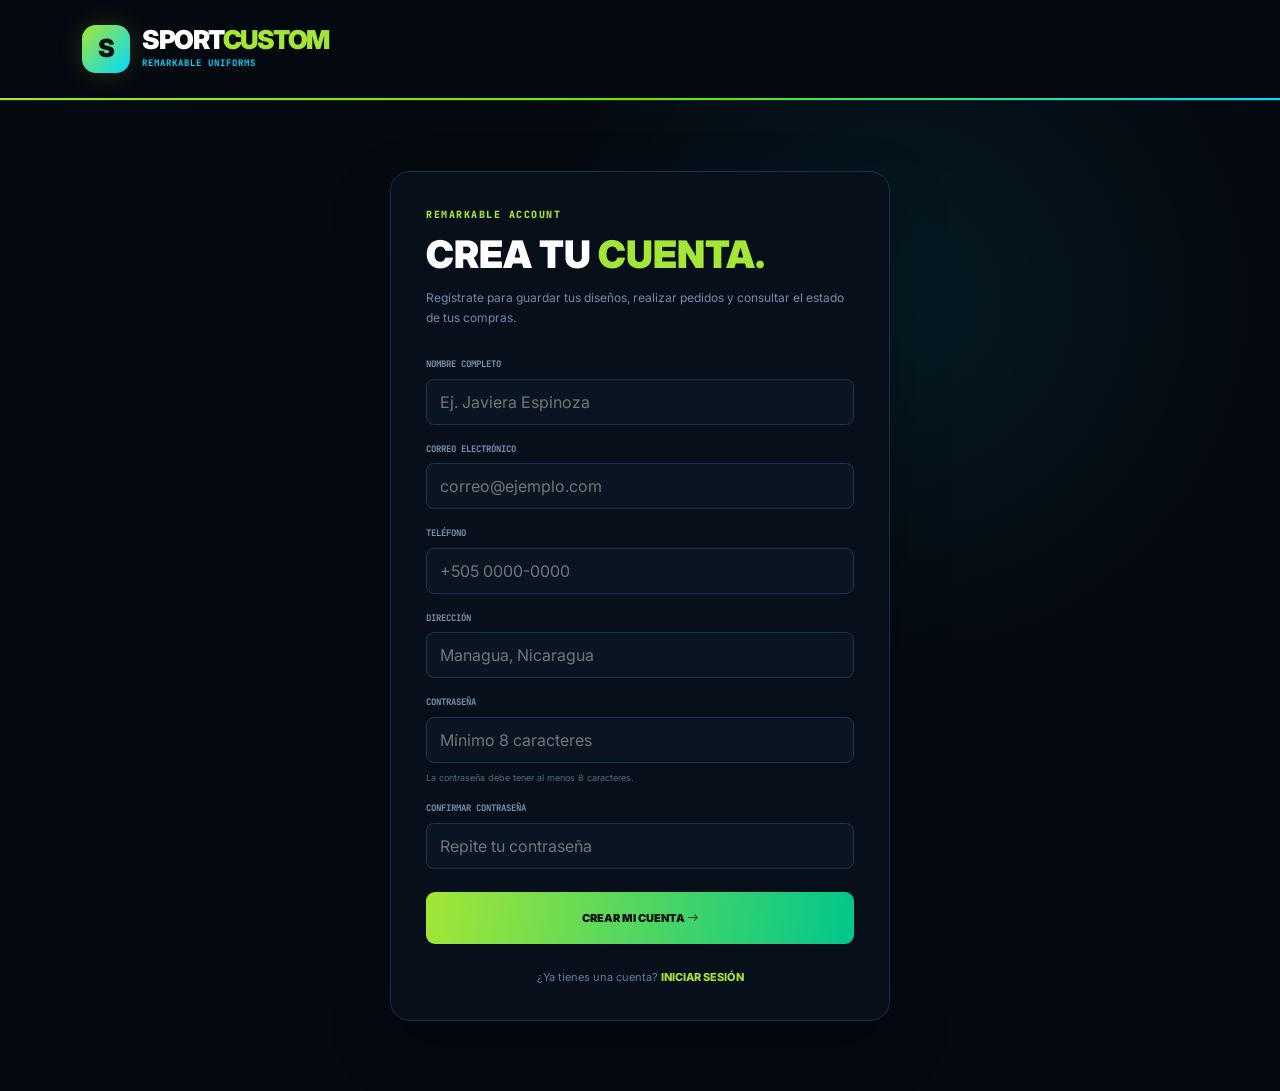
<file: frontend/usuario/registro.html>
<!DOCTYPE html>
<html lang="es">

<head>

    <meta charset="UTF-8">

    <meta name="viewport" content="width=device-width, initial-scale=1.0">

    <title>Crear cuenta | SPORTCUSTOM</title>

    <link
        href="https://cdn.jsdelivr.net/npm/bootstrap@5.3.3/dist/css/bootstrap.min.css"
        rel="stylesheet">

    <link
        rel="stylesheet"
        href="https://cdn.jsdelivr.net/npm/bootstrap-icons@1.11.3/font/bootstrap-icons.min.css">

    <link
        href="https://fonts.googleapis.com/css2?family=Inter:wght@400;500;600;700;800;900&family=JetBrains+Mono:wght@400;600;700&display=swap"
        rel="stylesheet">

    <link rel="stylesheet" href="../css/style.css">

    <style>

        .auth-page {
            min-height: 100vh;
            padding: 70px 20px;
            display: flex;
            align-items: center;

            background:
                radial-gradient(
                    circle at 70% 20%,
                    rgba(0,217,255,.08),
                    transparent 30%
                );
        }

        .auth-box {
            width: 100%;
            max-width: 500px;
            margin: auto;
            padding: 35px;

            border: 1px solid #1a3047;
            border-radius: 20px;

            background: #070f1a;

            box-shadow: 0 25px 60px rgba(0,0,0,.25);
        }

        .auth-kicker {
            color: #a3e635;

            font-family: "JetBrains Mono", monospace;

            font-size: 10px;
            font-weight: 800;

            letter-spacing: 1.5px;
        }

        .auth-box h1 {
            margin: 10px 0;

            color: white;

            font-size: 38px;
            font-weight: 900;
        }

        .auth-box h1 span {
            color: #a3e635;
        }

        .auth-description {
            margin-bottom: 30px;

            color: #718daa;

            font-size: 12px;
            line-height: 1.7;
        }

        .form-label-custom {
            display: block;

            margin-bottom: 7px;

            color: #7894af;

            font-family: "JetBrains Mono", monospace;

            font-size: 9px;
            font-weight: 700;
        }

        .auth-input {
            width: 100%;
            height: 46px;

            margin-bottom: 18px;

            padding: 0 13px;

            border: 1px solid #1b344d;
            border-radius: 8px;

            outline: none;

            background: #091522;
            color: white;
        }

        .auth-input:focus {
            border-color: #a3e635;
        }

        .auth-button {
            width: 100%;
            height: 52px;

            margin-top: 5px;

            border: none;
            border-radius: 9px;

            background: linear-gradient(
                100deg,
                #a3e635,
                #00c68c
            );

            color: #06100b;

            font-size: 11px;
            font-weight: 900;

            cursor: pointer;
        }

        .auth-button:hover {
            opacity: .9;
        }

        .auth-footer {
            margin-top: 25px;

            text-align: center;

            color: #637f9b;

            font-size: 11px;
        }

        .auth-footer a {
            color: #a3e635;

            font-weight: 800;

            text-decoration: none;
        }

        .password-note {
            margin-top: -10px;
            margin-bottom: 18px;

            color: #506b86;

            font-size: 9px;
        }

        .message {
            display: none;

            margin-bottom: 20px;
            padding: 12px;

            border-radius: 8px;

            font-size: 11px;
            font-weight: 700;

            text-align: center;
        }

        .message.success {
            display: block;

            background: rgba(163,230,53,.10);

            border: 1px solid #527d27;

            color: #a3e635;
        }

        .message.error {
            display: block;

            background: rgba(255,70,90,.10);

            border: 1px solid #7d2733;

            color: #ff7080;
        }

    </style>

</head>


<body>


<!-- ==================================================
     HEADER
================================================== -->

<header class="main-header">

    <nav class="navbar navbar-expand-lg">

        <div class="container">

            <a href="../index.html" class="brand">

                <div class="brand-symbol">
                    S
                </div>

                <div class="brand-text">

                    <strong>
                        SPORT<span>CUSTOM</span>
                    </strong>

                    <small>
                        REMARKABLE UNIFORMS
                    </small>

                </div>

            </a>

        </div>

    </nav>

</header>



<!-- ==================================================
     REGISTRO
================================================== -->

<main>

<section class="auth-page">

    <div class="auth-box">

        <div class="auth-kicker">
            REMARKABLE ACCOUNT
        </div>


        <h1>
            CREA TU <span>CUENTA.</span>
        </h1>


        <p class="auth-description">

            Regístrate para guardar tus diseños,
            realizar pedidos y consultar el estado
            de tus compras.

        </p>


        <!-- MENSAJE -->

        <div id="message" class="message"></div>



        <!-- ==================================================
             FORMULARIO
        ================================================== -->

        <form id="registerForm">


            <!-- NOMBRE -->

            <label
                class="form-label-custom"
                for="nombre">

                NOMBRE COMPLETO

            </label>

            <input
                type="text"
                id="nombre"
                name="nombre"
                class="auth-input"
                placeholder="Ej. Javiera Espinoza"
                required>



            <!-- CORREO -->

            <label
                class="form-label-custom"
                for="correo">

                CORREO ELECTRÓNICO

            </label>

            <input
                type="email"
                id="correo"
                name="correo"
                class="auth-input"
                placeholder="correo@ejemplo.com"
                required>



            <!-- TELÉFONO -->

            <label
                class="form-label-custom"
                for="telefono">

                TELÉFONO

            </label>

            <input
                type="tel"
                id="telefono"
                name="telefono"
                class="auth-input"
                placeholder="+505 0000-0000"
                required>



            <!-- DIRECCIÓN -->

            <label
                class="form-label-custom"
                for="direccion">

                DIRECCIÓN

            </label>

            <input
                type="text"
                id="direccion"
                name="direccion"
                class="auth-input"
                placeholder="Managua, Nicaragua"
                required>



            <!-- CONTRASEÑA -->

            <label
                class="form-label-custom"
                for="password">

                CONTRASEÑA

            </label>

            <input
                type="password"
                id="password"
                name="password"
                class="auth-input"
                placeholder="Mínimo 8 caracteres"
                minlength="8"
                required>


            <div class="password-note">

                La contraseña debe tener al menos
                8 caracteres.

            </div>



            <!-- CONFIRMAR -->

            <label
                class="form-label-custom"
                for="confirmPassword">

                CONFIRMAR CONTRASEÑA

            </label>

            <input
                type="password"
                id="confirmPassword"
                class="auth-input"
                placeholder="Repite tu contraseña"
                minlength="8"
                required>



            <!-- BOTÓN -->

            <button
                type="submit"
                class="auth-button">

                CREAR MI CUENTA

                <i class="bi bi-arrow-right"></i>

            </button>


        </form>



        <!-- LOGIN -->

        <div class="auth-footer">

            ¿Ya tienes una cuenta?

            <a href="login.html">

                INICIAR SESIÓN

            </a>

        </div>

    </div>

</section>

</main>



<!-- ==================================================
     JAVASCRIPT
================================================== -->

<script>

const registerForm =
    document.getElementById("registerForm");

const message =
    document.getElementById("message");


registerForm.addEventListener(
    "submit",
    async function(event) {

        event.preventDefault();


        /* =========================================
           CONTRASEÑAS
        ========================================= */

        const password =
            document.getElementById("password").value;

        const confirmPassword =
            document.getElementById("confirmPassword").value;


        if (password !== confirmPassword) {

            message.className =
                "message error";

            message.textContent =
                "Las contraseñas no coinciden.";

            return;

        }


        if (password.length < 8) {

            message.className =
                "message error";

            message.textContent =
                "La contraseña debe tener al menos 8 caracteres.";

            return;

        }


        /* =========================================
           DATOS DEL FORMULARIO
        ========================================= */

        const datos = new FormData();

        datos.append(
            "nombre",
            document.getElementById("nombre").value
        );

        datos.append(
            "correo",
            document.getElementById("correo").value
        );

        datos.append(
            "telefono",
            document.getElementById("telefono").value
        );

        datos.append(
            "direccion",
            document.getElementById("direccion").value
        );

        datos.append(
            "password",
            password
        );


        /* =========================================
           ENVIAR A PHP
        ========================================= */

        try {

            const respuesta = await fetch(
                "../../backend/registro.php",
                {
                    method: "POST",
                    body: datos
                }
            );


            const resultado =
                await respuesta.text();
                
                console.log("Respuesta PHP:", resultado);
                console.log("Estado HTTP:", respuesta.status);  


            /* =========================================
               REGISTRO CORRECTO
            ========================================= */

            if (
                resultado.includes(
                    "REGISTRO_EXITOSO"
                )
            ) {

                message.className =
                    "message success";

                message.textContent =
                    "¡Cuenta creada correctamente! Redirigiendo...";


                registerForm.reset();


                setTimeout(function() {

                    window.location.href =
                        "login.html";

                }, 1800);


            } else {

                message.className =
                    "message error";

                message.textContent =
                    resultado;

            }


        } catch (error) {

            message.className =
                "message error";

            message.textContent =
                "No se pudo conectar con el servidor.";

            console.error(error);

        }

    }
);

</script>


</body>

</html>
</file>
<file: frontend/css/style.css>
/* ==================================================
   SPORTCUSTOM
   ESTILO PRINCIPAL
================================================== */


/* ==================================================
   VARIABLES
================================================== */

:root {

    --bg-main: #050a11;
    --bg-secondary: #080f18;
    --bg-card: #09111d;

    --green: #a3e635;
    --green-dark: #75c900;

    --cyan: #00d9ff;

    --white: #f8fafc;
    --text: #d6e0ec;
    --muted: #7290b0;

    --border: #17283b;

}


/* ==================================================
   GENERAL
================================================== */

* {
    margin: 0;
    padding: 0;
    box-sizing: border-box;
}


html {
    scroll-behavior: smooth;
}


body {

    background: var(--bg-main);

    color: var(--white);

    font-family: "Inter", Arial, sans-serif;

    overflow-x: hidden;

}


a {
    text-decoration: none;
}


button,
a {
    -webkit-tap-highlight-color: transparent;
}


/* ==================================================
   NAVBAR
================================================== */

.main-header {

    position: sticky;

    top: 0;

    z-index: 1000;

    background: rgba(5, 10, 17, 0.96);

    backdrop-filter: blur(18px);

    border-bottom: 1px solid var(--border);

}


.main-header::after {

    content: "";

    display: block;

    height: 2px;

    background:
        linear-gradient(
            90deg,
            var(--green),
            #63e600,
            var(--cyan)
        );

}


/* LOGO */

.brand {

    display: flex;

    align-items: center;

    gap: 12px;

    color: white;

}


.brand-symbol {

    width: 48px;
    height: 48px;

    display: flex;

    justify-content: center;
    align-items: center;

    border-radius: 14px;

    background:
        linear-gradient(
            135deg,
            #a3e635,
            #00d9ff
        );

    color: #06100b;

    font-size: 25px;

    font-weight: 900;

    box-shadow:
        0 0 25px rgba(163, 230, 53, 0.18);

}


.brand-text {

    display: flex;

    flex-direction: column;

}


.brand-text strong {

    font-size: 26px;

    line-height: 1;

    font-weight: 900;

    letter-spacing: -1.5px;

}


.brand-text strong span {

    color: var(--green);

}


.brand-text small {

    margin-top: 4px;

    color: var(--cyan);

    font-family: "JetBrains Mono", monospace;

    font-size: 9px;

    font-weight: 700;

    letter-spacing: 1px;

}


/* MENÚ */

.navbar {

    min-height: 98px;

}


.navbar-nav {

    gap: 10px;

}


.nav-link {

    position: relative;

    padding: 13px 17px !important;

    color: #b8c5d5 !important;

    font-size: 13px;

    font-weight: 800;

    white-space: nowrap;

}


.nav-link:hover {

    color: white !important;

}


.nav-link.active {

    color: var(--green) !important;

    border: 1px solid rgba(163, 230, 53, 0.2);

    border-radius: 9px;

    background: rgba(163, 230, 53, 0.04);

}


.nav-link.active::after {

    content: "";

    position: absolute;

    bottom: -5px;

    left: 28px;

    right: 28px;

    height: 3px;

    background: var(--green);

    border-radius: 10px;

}


/* ACCIONES */

.header-actions {

    display: flex;

    align-items: center;

    gap: 12px;

}


.header-icon {

    width: 54px;
    height: 54px;

    display: flex;

    justify-content: center;
    align-items: center;

    border: 1px solid #19304a;

    border-radius: 14px;

    background: #0b1625;

    color: var(--green);

    font-size: 21px;

    transition: 0.25s;

}


.header-icon:hover {

    border-color: var(--green);

    transform: translateY(-2px);

}


.design-button {

    min-height: 54px;

    display: flex;

    align-items: center;

    gap: 10px;

    padding: 0 25px;

    border-radius: 14px;

    background:
        linear-gradient(
            100deg,
            #a3e600,
            #00bd8b
        );

    color: #06100b;

    font-size: 13px;

    font-weight: 900;

    box-shadow:
        0 0 25px rgba(163, 230, 53, 0.15);

}


.cart-link {

    position: relative;

}


#cart-count {

    position: absolute;

    top: -5px;

    right: -5px;

    width: 19px;
    height: 19px;

    display: flex;

    align-items: center;
    justify-content: center;

    border-radius: 50%;

    background: var(--green);

    color: #06100b;

    font-family: "JetBrains Mono", monospace;

    font-size: 9px;

    font-weight: 900;

}


.navbar-toggler {

    border: 1px solid var(--border);

    color: var(--green);

    padding: 10px;

}


.navbar-toggler i {

    font-size: 25px;

}


/* ==================================================
   HERO
================================================== */

.hero-section {

    position: relative;

    min-height: 700px;

    display: flex;

    align-items: center;

    padding: 65px 0 70px;

    overflow: hidden;

}


.hero-section::before {

    content: "";

    position: absolute;

    width: 600px;
    height: 600px;

    right: -180px;
    top: 50px;

    background:
        radial-gradient(
            circle,
            rgba(0, 217, 255, 0.10),
            transparent 65%
        );

    filter: blur(30px);

}


.hero-content {

    position: relative;

    z-index: 2;

}


.hero-tag {

    display: inline-flex;

    align-items: center;

    gap: 10px;

    margin-bottom: 35px;

    padding: 8px 17px;

    border: 1px solid rgba(163, 230, 53, 0.25);

    border-radius: 30px;

    background: rgba(163, 230, 53, 0.04);

    color: var(--green);

    font-family: "JetBrains Mono", monospace;

    font-size: 10px;

    font-weight: 700;

    letter-spacing: 1px;

}


.hero-tag span {

    color: var(--green);

}


.hero h1 {

    margin-bottom: 35px;

    color: white;

    font-size: clamp(48px, 5vw, 76px);

    font-weight: 900;

    line-height: 0.92;

    letter-spacing: -4px;

}


.hero h1 span {

    display: inline-block;

    background:
        linear-gradient(
            90deg,
            #a3e600,
            #00d9b5,
            #00cfff
        );

    -webkit-background-clip: text;

    background-clip: text;

    color: transparent;

}


.hero-description {

    max-width: 750px;

    margin-bottom: 35px;

    color: #b7c8dc;

    font-size: 18px;

    line-height: 1.8;

}


/* BOTONES */

.hero-buttons {

    display: flex;

    flex-wrap: wrap;

    gap: 15px;

    margin-bottom: 30px;

}


.primary-button,
.secondary-button {

    min-height: 62px;

    display: inline-flex;

    align-items: center;

    justify-content: center;

    gap: 12px;

    padding: 0 32px;

    border-radius: 13px;

    font-size: 14px;

    font-weight: 900;

}


.primary-button {

    background:
        linear-gradient(
            100deg,
            #a3e600,
            #00c68c
        );

    color: #06100b;

    box-shadow:
        0 0 35px rgba(163, 230, 53, 0.17);

}


.secondary-button {

    border: 1px solid #21405d;

    background: #0b1425;

    color: white;

}


.secondary-button:hover {

    border-color: var(--cyan);

    color: white;

}


/* ESTADÍSTICAS */

.hero-stats {

    display: grid;

    grid-template-columns:
        repeat(4, 1fr);

    gap: 20px;

    max-width: 760px;

    padding-top: 28px;

    border-top: 1px solid #142438;

}


.stat {

    display: flex;

    flex-direction: column;

    gap: 4px;

}


.stat strong {

    color: white;

    font-size: 12px;

    font-weight: 900;

}


.stat b {

    color: var(--cyan);

    font-family: "JetBrains Mono", monospace;

    font-size: 11px;

}


.stat small {

    color: #5d7898;

    font-family: "JetBrains Mono", monospace;

    font-size: 9px;

}


.stars {

    color: var(--green);

    letter-spacing: 1px;

    font-size: 17px;

}


/* ==================================================
   HERO VISUAL
================================================== */

.hero-visual {

    position: relative;

    min-height: 570px;

    display: flex;

    align-items: center;

    justify-content: center;

}


.visual-glow {

    position: absolute;

    width: 430px;
    height: 430px;

    border-radius: 50%;

    background:
        radial-gradient(
            circle,
            rgba(0, 217, 255, 0.13),
            rgba(163, 230, 53, 0.04),
            transparent 70%
        );

    filter: blur(25px);

}


.hero-image-box {

    position: relative;

    z-index: 2;

    width: min(100%, 560px);

    min-height: 330px;

    padding: 15px;

    border: 1px solid rgba(0, 217, 255, 0.25);

    border-radius: 22px;

    background: rgba(8, 19, 30, 0.85);

    box-shadow:
        0 0 50px rgba(0, 217, 255, 0.07);

    overflow: hidden;

}


.hero-image {

    width: 100%;

    height: 300px;

    display: block;

    object-fit: cover;

    border-radius: 14px;

}


.image-placeholder {

    width: 100%;

    height: 300px;

    display: flex;

    flex-direction: column;

    align-items: center;

    justify-content: center;

    gap: 12px;

    border-radius: 14px;

    background:
        radial-gradient(
            circle at center,
            #164d4a,
            #07131d 65%
        );

    color: var(--cyan);

}


.image-placeholder i {

    font-size: 55px;

}


.image-placeholder strong {

    color: white;

    font-size: 18px;

}


.image-placeholder span {

    color: var(--cyan);

    font-family: "JetBrains Mono", monospace;

    font-size: 9px;

}


.suite-label {

    position: absolute;

    top: 32px;

    right: 30px;

    padding: 9px 13px;

    border: 1px solid rgba(163, 230, 53, 0.3);

    border-radius: 7px;

    background: rgba(5, 15, 20, 0.85);

    color: var(--green);

    font-family: "JetBrains Mono", monospace;

    font-size: 9px;

    font-weight: 700;

}


.hero-quote {

    position: absolute;

    z-index: 3;

    bottom: 25px;

    max-width: 550px;

    color: #688aa5;

    font-size: 12px;

    font-style: italic;

    line-height: 1.8;

    text-align: center;

}


/* ==================================================
   PROPUESTA DE VALOR
================================================== */

.value-section {

    padding: 100px 0;

    border-top: 1px solid #132235;

    background: #050b13;

}


.section-heading {

    max-width: 800px;

    margin: 0 auto 55px;

    text-align: center;

}


.section-kicker {

    margin-bottom: 15px;

    color: var(--cyan);

    font-family: "JetBrains Mono", monospace;

    font-size: 11px;

    font-weight: 800;

    letter-spacing: 1px;

}


.section-heading h2 {

    margin-bottom: 15px;

    color: white;

    font-size: clamp(32px, 4vw, 42px);

    font-weight: 900;

    letter-spacing: -2px;

}


.section-heading p {

    color: #7694b3;

    font-size: 15px;

    line-height: 1.6;

}


/* CARDS */

.value-card {

    height: 100%;

    min-height: 225px;

    padding: 27px;

    border: 1px solid #cbd5e1;

    border-radius: 18px;

    background:
        linear-gradient(
            145deg,
            #080f19,
            #070d16
        );

    transition: 0.25s;

}


.value-card:hover {

    transform: translateY(-6px);

    border-color: var(--green);

}


.value-icon {

    width: 45px;
    height: 45px;

    display: flex;

    align-items: center;
    justify-content: center;

    margin-bottom: 22px;

    border: 1px solid rgba(163, 230, 53, 0.25);

    border-radius: 10px;

    color: var(--green);

    font-size: 22px;

}


.value-icon.cyan {

    color: var(--cyan);

    border-color: rgba(0, 217, 255, 0.25);

}


.value-card h3 {

    margin-bottom: 13px;

    color: white;

    font-size: 17px;

    font-weight: 900;

}


.value-card p {

    color: #7795b5;

    font-size: 13px;

    line-height: 1.8;

}


/* ==================================================
   MAPA
================================================== */

.contact-section {

    padding: 65px 0;

    background: #050b13;

}


.map-card {

    height: 300px;

    border: 1px solid #b8c4d0;

    border-radius: 22px;

    overflow: hidden;

}


.map-background {

    position: relative;

    width: 100%;
    height: 100%;

    background: #050d1c;

    overflow: hidden;

}


.map-grid {

    position: absolute;

    inset: 0;

    background-image:
        linear-gradient(
            rgba(0, 217, 255, 0.08) 1px,
            transparent 1px
        ),
        linear-gradient(
            90deg,
            rgba(0, 217, 255, 0.08) 1px,
            transparent 1px
        );

    background-size: 35px 35px;

}


.map-roads {

    position: absolute;

    height: 5px;

    background: rgba(80, 130, 180, 0.22);

    transform: rotate(-30deg);

}


.road-one {

    width: 800px;

    top: 100px;

    left: -100px;

}


.road-two {

    width: 700px;

    top: 190px;

    left: 100px;

    transform: rotate(25deg);

}


.road-three {

    width: 650px;

    top: 40px;

    left: 300px;

    transform: rotate(70deg);

}


.map-pin {

    position: absolute;

    top: 48%;

    left: 52%;

    width: 52px;
    height: 52px;

    display: flex;

    align-items: center;
    justify-content: center;

    border: 2px solid var(--green);

    border-radius: 50%;

    background: rgba(163, 230, 53, 0.12);

    color: var(--green);

    font-size: 22px;

    box-shadow:
        0 0 30px rgba(163, 230, 53, 0.25);

}


.map-controls {

    position: absolute;

    bottom: 15px;

    left: 15px;

    display: flex;

    gap: 4px;

}


.map-controls button {

    padding: 8px 12px;

    border: 1px solid #12405b;

    background: #071522;

    color: white;

    font-size: 9px;

    font-weight: 800;

}


/* CONTACT CARD */

.contact-card {

    height: 300px;

    padding: 35px;

    border: 1px solid #b8c4d0;

    border-radius: 22px;

    background: #080f18;

}


.contact-location {

    display: flex;

    align-items: center;

    gap: 18px;

}


.contact-icon {

    width: 48px;
    height: 48px;

    display: flex;

    align-items: center;
    justify-content: center;

    border: 1px solid #1d3b52;

    border-radius: 11px;

    color: var(--green);

}


.contact-location small {

    display: block;

    margin-bottom: 5px;

    color: var(--green);

    font-family: "JetBrains Mono", monospace;

    font-size: 9px;

    font-weight: 800;

}


.contact-location strong {

    display: block;

    color: white;

    font-size: 14px;

}


.contact-location p {

    margin: 4px 0 0;

    color: #7391b0;

    font-size: 12px;

}


.contact-card hr {

    margin: 30px 0;

    border-color: #1b2b3c;

}


.verified {

    color: #5d7895;

    font-family: "JetBrains Mono", monospace;

    font-size: 9px;

    text-align: center;

}


.verified i {

    margin-right: 7px;

    color: var(--green);

}


/* ==================================================
   BENEFICIOS
================================================== */

.benefits-section {

    padding: 55px 0;

    border-top: 1px solid #152536;

    border-bottom: 1px solid #152536;

    background: #030810;

}


.benefit {

    display: flex;

    align-items: flex-start;

    gap: 15px;

}


.benefit-icon {

    flex-shrink: 0;

    width: 48px;
    height: 48px;

    display: flex;

    align-items: center;
    justify-content: center;

    border: 1px solid rgba(163, 230, 53, 0.25);

    border-radius: 11px;

    color: var(--green);

    font-size: 21px;

}


.benefit-icon.cyan {

    color: var(--cyan);

    border-color: rgba(0, 217, 255, 0.25);

}


.benefit h3 {

    margin-bottom: 6px;

    color: white;

    font-size: 13px;

    font-weight: 900;

}


.benefit p {

    margin: 0;

    color: #6583a2;

    font-size: 11px;

    line-height: 1.6;

}


/* ==================================================
   FOOTER
================================================== */

.main-footer {

    padding: 70px 0 20px;

    background: #02060c;

}


.footer-brand {

    display: flex;

    align-items: center;

    gap: 12px;

    margin-bottom: 22px;

}


.footer-brand .brand-symbol {

    width: 40px;
    height: 40px;

    border-radius: 9px;

    font-size: 19px;

}


.footer-brand .brand-text strong {

    font-size: 19px;

}


.footer-description {

    max-width: 400px;

    color: #62809e;

    font-size: 12px;

    line-height: 1.8;

}


.main-footer h4 {

    margin-bottom: 17px;

    padding-bottom: 12px;

    border-bottom: 1px solid #152638;

    color: white;

    font-size: 12px;

    font-weight: 900;

    letter-spacing: 0.5px;

}


.footer-links {

    display: flex;

    flex-direction: column;

    gap: 11px;

}


.footer-links a {

    color: #7190ad;

    font-size: 11px;

    transition: 0.2s;

}


.footer-links a:hover {

    color: var(--green);

}


.social-links {

    display: flex;

    gap: 12px;

}


.social-links a {

    width: 34px;
    height: 34px;

    display: flex;

    align-items: center;
    justify-content: center;

    border: 1px solid #172b42;

    border-radius: 8px;

    color: #6c8ba8;

    font-size: 13px;

}


.social-links a:hover {

    color: var(--green);

    border-color: var(--green);

}


/* NEWSLETTER */

.newsletter-text {

    color: #65819e;

    font-size: 11px;

    line-height: 1.7;

}


.newsletter-form {

    display: flex;

    gap: 8px;

    margin-top: 18px;

}


.newsletter-form input {

    min-width: 0;

    flex: 1;

    height: 40px;

    padding: 0 13px;

    border: 1px solid #173049;

    border-radius: 8px;

    outline: none;

    background: #050c15;

    color: white;

    font-family: "JetBrains Mono", monospace;

    font-size: 10px;

}


.newsletter-form input:focus {

    border-color: var(--green);

}


.newsletter-form button {

    height: 40px;

    padding: 0 17px;

    border: none;

    border-radius: 8px;

    background: var(--green);

    color: #06100b;

    font-size: 10px;

    font-weight: 900;

}


/* FOOTER BOTTOM */

.footer-bottom {

    display: flex;

    justify-content: space-between;

    gap: 20px;

    margin-top: 55px;

    padding-top: 20px;

    border-top: 1px solid #132235;

    color: #496680;

    font-size: 10px;

}


.footer-bottom div {

    display: flex;

    flex-wrap: wrap;

    gap: 25px;

}


.footer-bottom a {

    color: #496680;

}


.footer-bottom a:hover {

    color: var(--green);

}


/* ==================================================
   BOTÓN ARRIBA
================================================== */

.back-top {

    position: fixed;

    right: 25px;

    bottom: 20px;

    z-index: 999;

    width: 50px;
    height: 50px;

    border: 1px solid #19334c;

    border-radius: 50%;

    background: #071321;

    color: white;

    opacity: 0;

    pointer-events: none;

    transition: 0.3s;

}


.back-top.show {

    opacity: 1;

    pointer-events: auto;

}


/* ==================================================
   RESPONSIVE
================================================== */

@media (max-width: 1199px) {

    .navbar-nav {
        gap: 0;
    }

    .nav-link {
        padding-left: 9px !important;
        padding-right: 9px !important;
        font-size: 11px;
    }

    .brand-text strong {
        font-size: 22px;
    }

    .design-button {
        padding: 0 15px;
        font-size: 11px;
    }

}


@media (max-width: 991px) {

    .navbar {
        min-height: 78px;
    }

    .navbar-collapse {
        padding: 20px 0;
    }

    .navbar-nav {
        align-items: flex-start;
    }

    .header-actions {
        margin-top: 15px;
        justify-content: flex-start;
    }

    .hero-section {
        padding-top: 60px;
    }

    .hero-content {
        text-align: center;
    }

    .hero-tag {
        margin-bottom: 25px;
    }

    .hero-description {
        margin-left: auto;
        margin-right: auto;
    }

    .hero-buttons {
        justify-content: center;
    }

    .hero-stats {
        text-align: left;
    }

    .hero-visual {
        margin-top: 45px;
    }

}


@media (max-width: 767px) {

    .brand-symbol {
        width: 42px;
        height: 42px;
    }

    .brand-text strong {
        font-size: 19px;
    }

    .brand-text small {
        font-size: 7px;
    }

    .hero h1 {
        font-size: 48px;
        letter-spacing: -2px;
    }

    .hero-description {
        font-size: 14px;
    }

    .hero-stats {
        grid-template-columns: repeat(2, 1fr);
    }

    .hero-image-box {
        min-height: 270px;
    }

    .hero-image,
    .image-placeholder {
        height: 240px;
    }

    .hero-quote {
        position: relative;
        bottom: auto;

        margin-top: 20px;
    }

    .map-card,
    .contact-card {
        height: 280px;
    }

    .footer-bottom {
        flex-direction: column;
    }

}


@media (max-width: 480px) {

    .header-actions {
        flex-wrap: wrap;
    }

    .design-button {
        order: 3;

        width: 100%;
    }

    .hero h1 {
        font-size: 39px;
    }

    .primary-button,
    .secondary-button {
        width: 100%;
    }

    .hero-stats {
        gap: 20px 10px;
    }

    .newsletter-form {
        flex-direction: column;
    }

    .newsletter-form input,
    .newsletter-form button {
        width: 100%;
    }

}

/* ========================================
   MODO CLARO
======================================== */

body.light-mode {
    background: #f5f7fa;
    color: #111827;
}

/* Barra de navegación */
body.light-mode .navbar {
    background: #ffffff;
}

/* Textos */
body.light-mode h1,
body.light-mode h2,
body.light-mode h3,
body.light-mode h4,
body.light-mode h5,
body.light-mode h6 {
    color: #111827;
}

body.light-mode p {
    color: #4b5563;
}

/* Enlaces del menú */
body.light-mode .nav-link {
    color: #1f2937;
}

body.light-mode .nav-link:hover,
body.light-mode .nav-link.active {
    color: #65d900;
}

/* Botón del tema */
body.light-mode .header-icon {
    background: #ffffff;
    color: #65d900;
    border-color: #d1d5db;
}

/* Tarjetas y secciones */
body.light-mode .card,
body.light-mode .hero-card,
body.light-mode .contact-card,
body.light-mode .product-card {
    background: #ffffff;
    color: #111827;
    border-color: #d1d5db;
}

/* Inputs */
body.light-mode input,
body.light-mode textarea,
body.light-mode select {
    background: #ffffff;
    color: #111827;
    border-color: #cbd5e1;
}

/* Footer */
body.light-mode footer {
    background: #ffffff;
    color: #4b5563;
}


/* ==================================================
   CONTACTO / MAPA - INICIO
================================================== */

.contact-section {
    padding: 70px 0 90px;
}

.contact-heading {
    text-align: center;
    margin-bottom: 50px;
}

.contact-tag {
    display: inline-flex;
    align-items: center;
    gap: 8px;

    padding: 8px 15px;

    border: 1px solid #4a8f00;
    border-radius: 30px;

    color: #8cff00;

    font-size: 12px;
    font-weight: 700;
    letter-spacing: 1.5px;
}

.contact-heading h2 {
    margin-top: 18px;
    margin-bottom: 0;

    color: #ffffff;

    font-size: 36px;
    font-weight: 800;
}


/* ==================================================
   MAPA
================================================== */

.map-card {
    width: 100%;
    height: 510px;

    overflow: hidden;

    border: 1px solid #9aa5b5;
    border-radius: 24px;

    background: #020b19;
}

.map-background {
    position: relative;

    width: 100%;
    height: 100%;

    overflow: hidden;

    background: #020a18;
}


/* CUADRÍCULA */

.map-grid {
    position: absolute;

    inset: 0;

    background-image:
        linear-gradient(rgba(0, 174, 255, .08) 1px, transparent 1px),
        linear-gradient(90deg, rgba(0, 174, 255, .08) 1px, transparent 1px);

    background-size: 44px 44px;
}


/* CARRETERAS */

.map-roads {
    position: absolute;

    height: 6px;

    background: rgba(70, 105, 145, .35);

    transform-origin: center;

    border-radius: 10px;
}

.road-one {
    width: 900px;
    top: 250px;
    left: -50px;

    transform: rotate(-30deg);
}

.road-two {
    width: 850px;
    top: 310px;
    left: 50px;

    transform: rotate(25deg);
}

.road-three {
    width: 700px;
    top: 80px;
    left: 400px;

    transform: rotate(72deg);
}


/* INFORMACIÓN DEL MAPA */

.map-info {
    position: absolute;

    top: 35px;
    left: 35px;

    padding: 14px 18px;

    min-width: 255px;

    background: rgba(2, 9, 20, .92);

    border: 1px solid #26364d;

    border-radius: 10px;
}

.map-info-title {
    color: #ffffff;

    font-size: 15px;
    font-weight: 800;
}

.map-info-title i {
    color: #ff4d8d;
    margin-right: 7px;
}

.map-info-address {
    margin-top: 8px;

    color: #aebbd0;

    font-size: 13px;
}

.map-status {
    margin-top: 5px;

    color: #8cff00;

    font-size: 12px;
    font-weight: 700;
}


/* MARCADOR */

.map-pin {
    position: absolute;

    top: 50%;
    left: 50%;

    width: 52px;
    height: 52px;

    transform: translate(-50%, -50%);

    display: flex;
    align-items: center;
    justify-content: center;

    border: 3px solid #8cff00;
    border-radius: 50%;

    background: rgba(140, 255, 0, .12);

    box-shadow:
        0 0 15px rgba(140, 255, 0, .7),
        0 0 40px rgba(140, 255, 0, .25);

    color: #8cff00;

    font-size: 25px;
}


/* CONTROLES */

.map-controls {
    position: absolute;

    bottom: 20px;
    left: 20px;

    display: flex;
    gap: 5px;
}

.map-controls button {
    padding: 9px 15px;

    border: 1px solid #0b7ba5;

    background: #071526;

    color: #ffffff;

    font-size: 11px;
    font-weight: 700;
}

.map-controls button:hover {
    background: #0b2638;
}


/* ==================================================
   TARJETA DE CONTACTO
================================================== */

.contact-card {
    height: 510px;

    padding: 40px 35px;

    border: 1px solid #9aa5b5;
    border-radius: 24px;

    background: #07101d;
}

.contact-card h3 {
    margin-bottom: 15px;

    color: #ffffff;

    font-size: 26px;
    font-weight: 800;
}

.contact-description {
    color: #8ea2bd;

    font-size: 14px;
    line-height: 1.6;

    margin-bottom: 28px;
}


/* WHATSAPP */

.whatsapp-button {
    display: flex;
    align-items: center;
    justify-content: center;
    gap: 12px;

    width: 100%;

    padding: 17px;

    border-radius: 12px;

    background: #20d86a;

    color: #03100a;

    text-decoration: none;

    font-size: 15px;
    font-weight: 800;

    transition: .2s;
}

.whatsapp-button:hover {
    transform: translateY(-2px);

    color: #03100a;

    box-shadow: 0 8px 25px rgba(32, 216, 106, .25);
}


/* DATOS */

.contact-card hr {
    margin: 25px 0;

    border: 0;

    border-top: 1px solid #17283b;
}

.contact-item {
    display: flex;
    align-items: center;
    gap: 15px;

    margin-bottom: 20px;
}

.contact-icon {
    width: 40px;
    height: 40px;

    display: flex;
    align-items: center;
    justify-content: center;

    flex-shrink: 0;

    border: 1px solid #17324c;

    border-radius: 10px;

    background: #071a2b;

    color: #8cff00;

    font-size: 18px;
}

.contact-item small {
    display: block;

    margin-bottom: 4px;

    color: #66809f;

    font-size: 10px;
    font-weight: 700;
    letter-spacing: 1px;
}

.contact-item strong {
    display: block;

    color: #ffffff;

    font-size: 13px;
}


/* VERIFICADO */

.verified {
    display: flex;
    align-items: center;
    justify-content: center;
    gap: 8px;

    color: #5f7795;

    font-size: 10px;
    letter-spacing: 1.2px;
}

.verified i {
    color: #8cff00;

    font-size: 15px;
}


/* ==================================================
   RESPONSIVE
================================================== */

@media (max-width: 991px) {

    .map-card,
    .contact-card {
        height: auto;
        min-height: 450px;
    }

    .contact-heading h2 {
        font-size: 30px;
    }

}

@media (max-width: 576px) {

    .contact-section {
        padding: 50px 15px;
    }

    .contact-heading h2 {
        font-size: 25px;
    }

    .map-card {
        height: 400px;
    }

    .contact-card {
        padding: 30px 22px;
    }

}
</file>
<file: frontend/productos/productos.css>
/* =====================================================
   SPORTCUSTOM
   PRODUCTOS / MAYORISTA
===================================================== */

:root {

    --sc-bg: #050a12;
    --sc-panel: #091321;
    --sc-panel-2: #0c1726;

    --sc-green: #9bf000;
    --sc-cyan: #00d9ff;

    --sc-text: #f5f7fa;
    --sc-muted: #6f86a5;

    --sc-border: #18304a;

}


/* =====================================================
   GENERAL
===================================================== */

body {

    margin: 0;

    background: var(--sc-bg);

    color: var(--sc-text);

    font-family:
        Inter,
        Arial,
        sans-serif;

}


/* =====================================================
   NAVBAR
===================================================== */

.sc-navbar {

    position: sticky;

    top: 0;

    z-index: 1000;

    background: rgba(5, 10, 18, .96);

    border-bottom:
        1px solid var(--sc-border);

}


.sc-nav-container {

    max-width: 1450px;

    margin: auto;

    min-height: 78px;

    padding:
        0 35px;

    display: flex;

    align-items: center;

    justify-content: space-between;

    gap: 25px;

}


.sc-logo {

    display: flex;

    align-items: center;

    gap: 12px;

    text-decoration: none;

    color: white;

}


.sc-logo-icon {

    width: 42px;

    height: 42px;

    display: flex;

    align-items: center;

    justify-content: center;

    border-radius: 12px;

    background:
        linear-gradient(
            135deg,
            var(--sc-green),
            #00d9ff
        );

    color: #061006;

    font-size: 22px;

    font-weight: 900;

}


.sc-logo-text {

    display: flex;

    flex-direction: column;

}


.sc-logo-text strong {

    font-size: 22px;

    line-height: 1;

}


.sc-logo-text small {

    color: var(--sc-cyan);

    font-size: 9px;

    letter-spacing: 2px;

    margin-top: 4px;

}


.sc-menu {

    display: flex;

    gap: 8px;

}


.sc-menu a {

    color: #b9c6d8;

    text-decoration: none;

    font-weight: 800;

    font-size: 14px;

    padding: 12px 15px;

    border-radius: 9px;

}


.sc-menu a:hover,
.sc-menu a.active {

    color: var(--sc-green);

    background: #081a20;

}


.sc-actions {

    display: flex;

    align-items: center;

    gap: 10px;

}


.sc-theme,
.sc-cart-button {

    width: 46px;

    height: 46px;

    display: flex;

    align-items: center;

    justify-content: center;

    border-radius: 13px;

    background: #091525;

    border: 1px solid #17324c;

    color: var(--sc-green);

    position: relative;

}


.sc-theme {

    cursor: pointer;

}


.sc-cart-button {

    text-decoration: none;

    font-size: 20px;

}


#cart-count {

    position: absolute;

    top: -7px;

    right: -5px;

    min-width: 19px;

    height: 19px;

    border-radius: 50%;

    background: var(--sc-green);

    color: #061006;

    font-size: 11px;

    display: flex;

    align-items: center;

    justify-content: center;

    font-weight: 900;

}


.sc-design-button {

    text-decoration: none;

    color: #061006;

    background:
        linear-gradient(
            100deg,
            var(--sc-green),
            #00c997
        );

    padding: 14px 20px;

    border-radius: 12px;

    font-size: 13px;

    font-weight: 900;

}


.sc-design-button:hover {

    color: #061006;

    transform: translateY(-1px);

}


/* =====================================================
   HERO
===================================================== */

.wholesale-hero {

    text-align: center;

    padding:
        70px 20px
        55px;

}


.hero-badge {

    display: inline-block;

    color: var(--sc-cyan);

    border:
        1px solid #0b6070;

    background: #071b25;

    padding: 7px 17px;

    border-radius: 30px;

    font-family: monospace;

    font-size: 12px;

    letter-spacing: 1px;

}


.wholesale-hero h1 {

    margin:
        22px auto
        15px;

    max-width: 800px;

    font-size:
        clamp(42px, 6vw, 72px);

    font-weight: 950;

    line-height: .98;

}


.wholesale-hero h1 span {

    display: block;

    background:
        linear-gradient(
            90deg,
            #00cfff,
            var(--sc-green)
        );

    -webkit-background-clip: text;

    color: transparent;

}


.wholesale-hero p {

    max-width: 850px;

    margin: auto;

    color: #7f9abc;

    line-height: 1.7;

}


/* =====================================================
   SECCIONES
===================================================== */

.collection-section,
.packages-section {

    padding:
        25px 0
        60px;

}


.section-heading {

    display: flex;

    justify-content: space-between;

    align-items: end;

    gap: 20px;

    border-bottom:
        1px solid #465466;

    padding-bottom: 15px;

    margin-bottom: 24px;

}


.section-heading span {

    color: var(--sc-green);

    font-family: monospace;

    font-size: 13px;

    font-weight: 800;

    letter-spacing: 1px;

}


.section-heading h2 {

    font-size: 18px;

    margin: 6px 0 0;

}


.section-heading p {

    color: var(--sc-muted);

    margin: 5px 0 0;

    font-size: 13px;

}


.section-heading small {

    color: var(--sc-cyan);

    font-family: monospace;

    font-size: 10px;

}


/* =====================================================
   INSPIRACIONES
===================================================== */

.inspiration-grid {

    display: grid;

    grid-template-columns:
        repeat(6, 1fr);

    gap: 15px;

}


.inspiration-card {

    border:
        1px solid #445264;

    border-radius: 14px;

    padding: 15px;

    text-align: center;

    background: #070e18;

}


.uniform-preview {

    height: 190px;

    border-radius: 9px;

    position: relative;

    overflow: hidden;

    display: flex;

    align-items: center;

    justify-content: center;

    flex-direction: column;

}


.uniform-preview span {

    position: absolute;

    top: 15px;

    left: 12px;

    font-size: 8px;

    font-weight: 900;

    padding: 4px 7px;

    border-radius: 3px;

    background: rgba(0,0,0,.45);

}


.uniform-preview strong {

    font-size: 35px;

}


.uniform-preview b {

    margin-top: 25px;

    font-family: monospace;

    font-size: 11px;

}


.soccer {

    background:
        repeating-linear-gradient(
            90deg,
            #354fe2 0 22px,
            #a9488c 22px 45px
        );

}


.sky {

    background: #08a9df;

}


.gold {

    background:
        linear-gradient(
            135deg,
            #eac532,
            #1748a2
        );

}


.green {

    background: #008b3e;

}


.stripe {

    background:
        repeating-linear-gradient(
            90deg,
            #111c31 0 8px,
            #263550 8px 9px
        );

}


.red {

    background: #d60016;

}


.inspiration-card h3 {

    font-size: 12px;

    margin:
        12px 0 3px;

}


.inspiration-card small {

    color: var(--sc-muted);

    font-family: monospace;

    font-size: 10px;

}


/* =====================================================
   PRODUCTOS
===================================================== */

.product-card {

    display: grid;

    grid-template-columns:
        115px
        1fr
        220px;

    gap: 18px;

    align-items: center;

    padding: 20px;

    margin-bottom: 24px;

    background:
        linear-gradient(
            120deg,
            #09121f,
            #07101a
        );

    border:
        1px solid #17324a;

    border-radius: 18px;

}


.product-card:hover {

    border-color:
        rgba(155,240,0,.55);

}


.product-image {

    width: 115px;

    height: 115px;

    border-radius: 9px;

    position: relative;

    overflow: hidden;

    display: flex;

    align-items: center;

    justify-content: center;

}


.product-image span {

    position: absolute;

    top: 7px;

    left: 7px;

    font-family: monospace;

    font-size: 7px;

    color: white;

    background: rgba(0,0,0,.6);

    padding: 3px 5px;

}


.soccer-product {

    background:
        linear-gradient(
            145deg,
            #172e48,
            #1f9b55
        );

}


.basketball-product {

    background:
        linear-gradient(
            145deg,
            #042437,
            #003f68
        );

}


.baseball-product {

    background:
        linear-gradient(
            145deg,
            #20182e,
            #59607b
        );

}


.shirt-art {

    font-size: 42px;

}


.product-tags {

    display: flex;

    gap: 8px;

    flex-wrap: wrap;

}


.product-tags span {

    color: var(--sc-cyan);

    font-family: monospace;

    font-size: 9px;

    font-weight: 800;

}


.product-tags .tag-green {

    color: var(--sc-green);

    background: #10230c;

    padding: 5px 8px;

    border-radius: 4px;

}


.product-tags .tag-blue {

    color: var(--sc-cyan);

}


.product-tags .tag-purple {

    color: #c16bff;

}


.product-information h3 {

    font-size: 16px;

    margin:
        8px 0;

    font-weight: 900;

}


.product-information p {

    color: #86a0bd;

    margin: 0 0 7px;

    font-size: 13px;

}


.product-information ul {

    display: flex;

    flex-wrap: wrap;

    gap: 5px 18px;

    padding: 0;

    margin: 8px 0;

    list-style: none;

}


.product-information li {

    color: #6e87a7;

    font-family: monospace;

    font-size: 9px;

}


.product-information li::before {

    content: "•";

    color: var(--sc-green);

    margin-right: 5px;

}


.stock-info {

    display: flex;

    gap: 10px;

    flex-wrap: wrap;

}


.stock-info span {

    color: #a0afc2;

    font-family: monospace;

    font-size: 9px;

    background: #0b1828;

    padding: 6px 9px;

    border-radius: 5px;

}


.stock-number {

    color: var(--sc-green);

}


/* =====================================================
   COMPRA
===================================================== */

.product-buy {

    text-align: right;

}


.price strong {

    color: white;

    font-family: monospace;

    font-size: 28px;

}


.price small {

    color: var(--sc-cyan);

}


.quantity-control {

    display: flex;

    justify-content: flex-end;

    align-items: center;

    margin:
        12px 0;

}


.quantity-control button {

    width: 34px;

    height: 34px;

    border:
        1px solid #16425b;

    background: #081421;

    color: var(--sc-green);

    font-size: 20px;

    cursor: pointer;

}


.quantity-control input {

    width: 55px;

    height: 34px;

    text-align: center;

    background: #050a12;

    border-top:
        1px solid #16425b;

    border-bottom:
        1px solid #16425b;

    border-left: none;

    border-right: none;

    color: white;

    font-family: monospace;

}


.product-total {

    color: #7188a3;

    font-size: 12px;

    margin-bottom: 10px;

}


.product-total strong {

    color: var(--sc-green);

}


.add-kit-button {

    width: 100%;

    padding: 11px;

    border:
        1px solid #0a647e;

    background: #062638;

    color: var(--sc-cyan);

    border-radius: 8px;

    font-weight: 900;

    cursor: pointer;

}


.add-kit-button:hover {

    background: var(--sc-green);

    color: #061006;

    border-color: var(--sc-green);

}


.add-kit-button:disabled {

    opacity: .45;

    cursor: not-allowed;

}


/* =====================================================
   DESCUENTOS
===================================================== */

.discount-section {

    padding:
        30px 0
        80px;

}


.discount-box {

    padding: 40px;

    text-align: center;

    border:
        1px solid #18344d;

    border-radius: 20px;

    background: #08111d;

}


.discount-box > span {

    color: var(--sc-cyan);

    font-family: monospace;

    font-size: 11px;

}


.discount-box h2 {

    margin: 10px 0;

    font-size: 28px;

}


.discount-box p {

    color: var(--sc-muted);

}


.discount-grid {

    display: grid;

    grid-template-columns:
        repeat(4, 1fr);

    gap: 15px;

    margin-top: 25px;

}


.discount-grid div {

    border:
        1px solid #18344d;

    padding: 20px;

    border-radius: 12px;

}


.discount-grid strong {

    display: block;

    color: var(--sc-green);

    font-size: 28px;

}


.discount-grid span {

    color: white;

}


.discount-grid small {

    display: block;

    color: var(--sc-muted);

    margin-top: 5px;

}


/* =====================================================
   FOOTER
===================================================== */

.sc-footer {

    border-top:
        1px solid #14283d;

    padding:
        55px 0
        20px;

    background: #040911;

}


.footer-grid {

    display: grid;

    grid-template-columns:
        1.5fr
        1fr
        1fr
        1.5fr;

    gap: 40px;

}


.footer-grid h4 {

    font-size: 13px;

    color: white;

}


.footer-grid p,
.footer-grid a {

    color: #657c98;

    font-size: 12px;

    line-height: 1.7;

}


.footer-grid a {

    display: block;

    text-decoration: none;

}


.footer-grid a:hover {

    color: var(--sc-green);

}


.footer-logo {

    display: flex;

    align-items: center;

    gap: 10px;

    color: white;

    font-size: 20px;

}


.footer-logo span {

    width: 40px;

    height: 40px;

    display: flex;

    align-items: center;

    justify-content: center;

    background:
        linear-gradient(
            135deg,
            var(--sc-green),
            #00d9ff
        );

    border-radius: 9px;

    color: #061006;

    font-weight: 900;

}


.newsletter {

    display: flex;

    gap: 7px;

}


.newsletter input {

    min-width: 0;

    flex: 1;

    background: #050a12;

    border:
        1px solid #16415c;

    border-radius: 8px;

    padding: 10px;

    color: white;

}


.newsletter button {

    background: var(--sc-green);

    border: none;

    border-radius: 8px;

    padding: 0 18px;

    font-weight: 900;

}


.footer-bottom {

    border-top:
        1px solid #122338;

    margin-top: 40px;

    padding-top: 20px;

    color: #4e6683;

    font-size: 11px;

}


/* =====================================================
   RESPONSIVE
===================================================== */

@media (max-width: 1100px) {

    .inspiration-grid {

        grid-template-columns:
            repeat(3, 1fr);

    }

    .sc-menu {

        display: none;

    }

}


@media (max-width: 800px) {

    .product-card {

        grid-template-columns:
            90px
            1fr;

    }

    .product-image {

        width: 90px;

        height: 90px;

    }

    .product-buy {

        grid-column: 1 / -1;

        text-align: left;

    }

    .quantity-control {

        justify-content: flex-start;

    }

    .footer-grid {

        grid-template-columns:
            1fr 1fr;

    }

    .discount-grid {

        grid-template-columns:
            repeat(2, 1fr);

    }

}


@media (max-width: 600px) {

    .sc-nav-container {

        padding: 0 15px;

    }

    .sc-logo-text {

        display: none;

    }

    .sc-design-button {

        display: none;

    }

    .inspiration-grid {

        grid-template-columns:
            repeat(2, 1fr);

    }

    .footer-grid {

        grid-template-columns:
            1fr;

    }

    .discount-grid {

        grid-template-columns:
            1fr;

    }

    .product-information ul {

        display: block;

    }

}

.contact-map iframe {
    width: 100%;
    height: 100%;
    border: 0;
    display: block;
}
</file>
